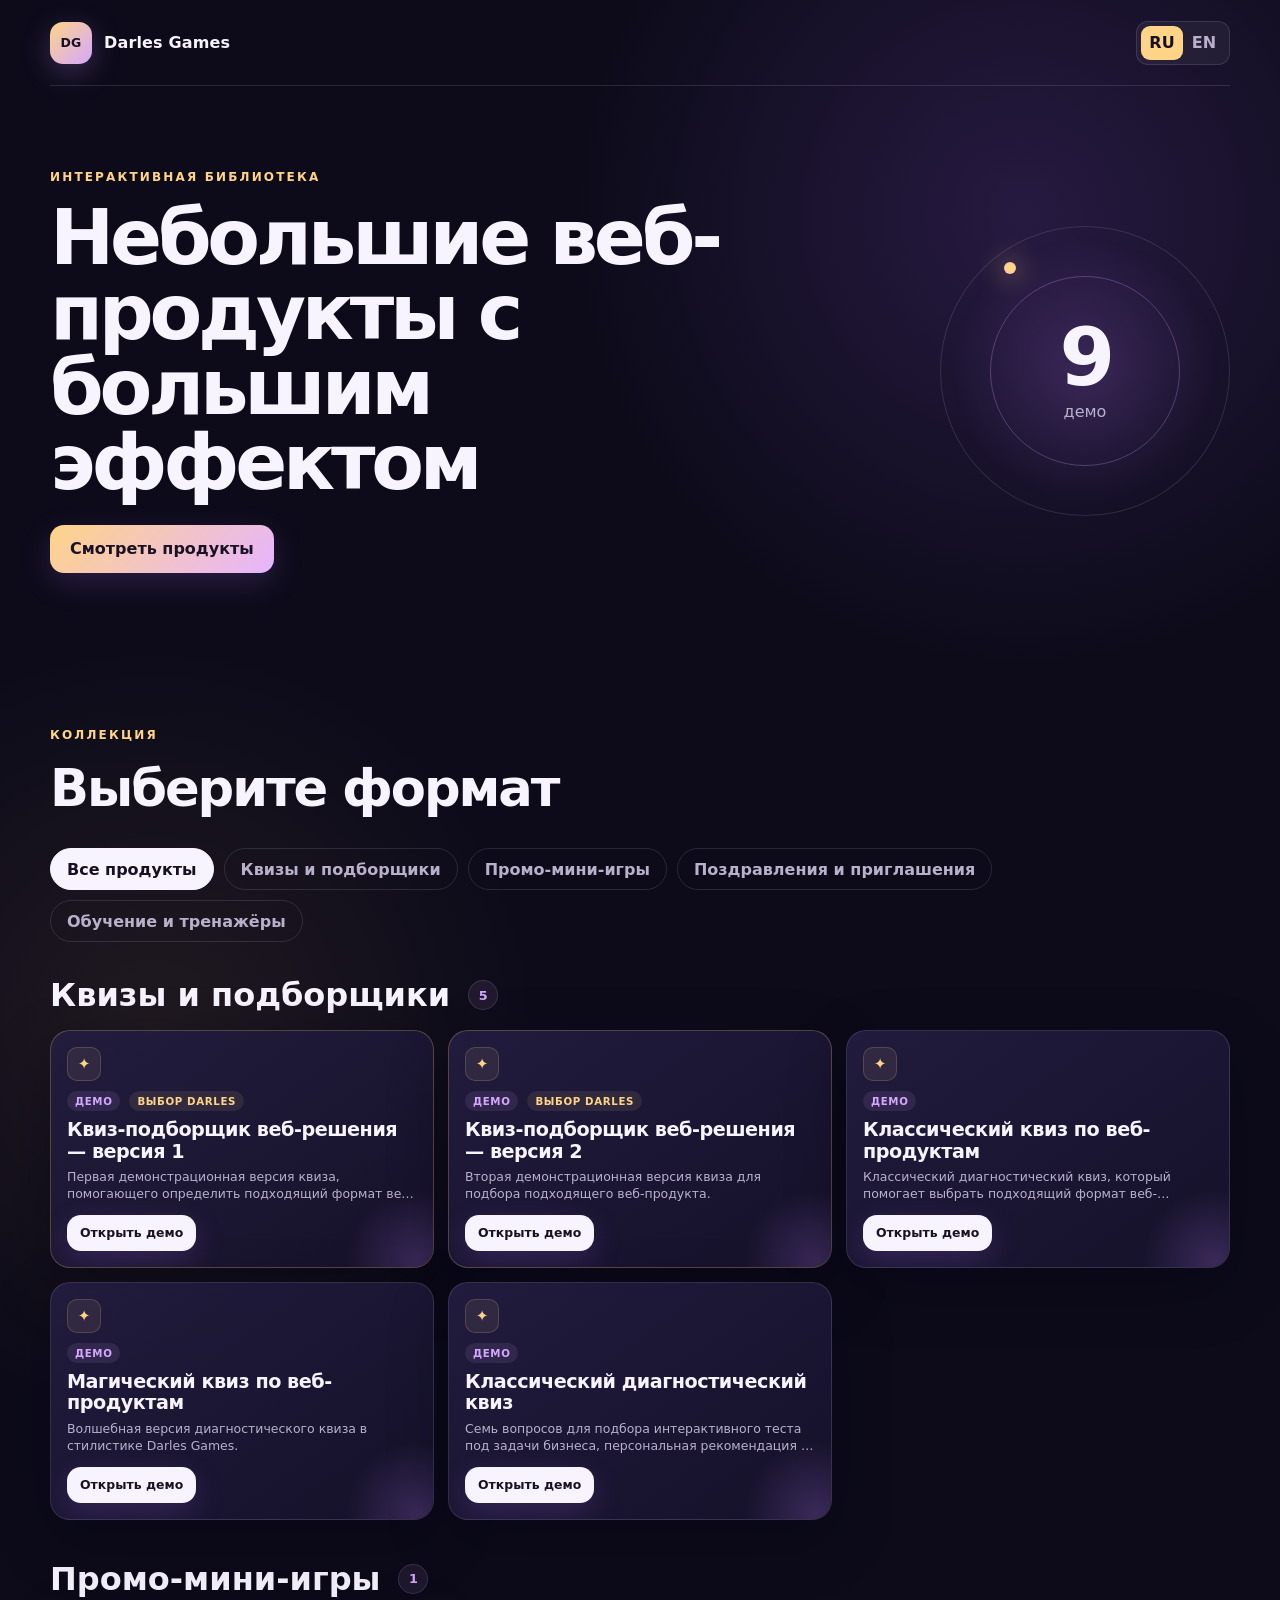
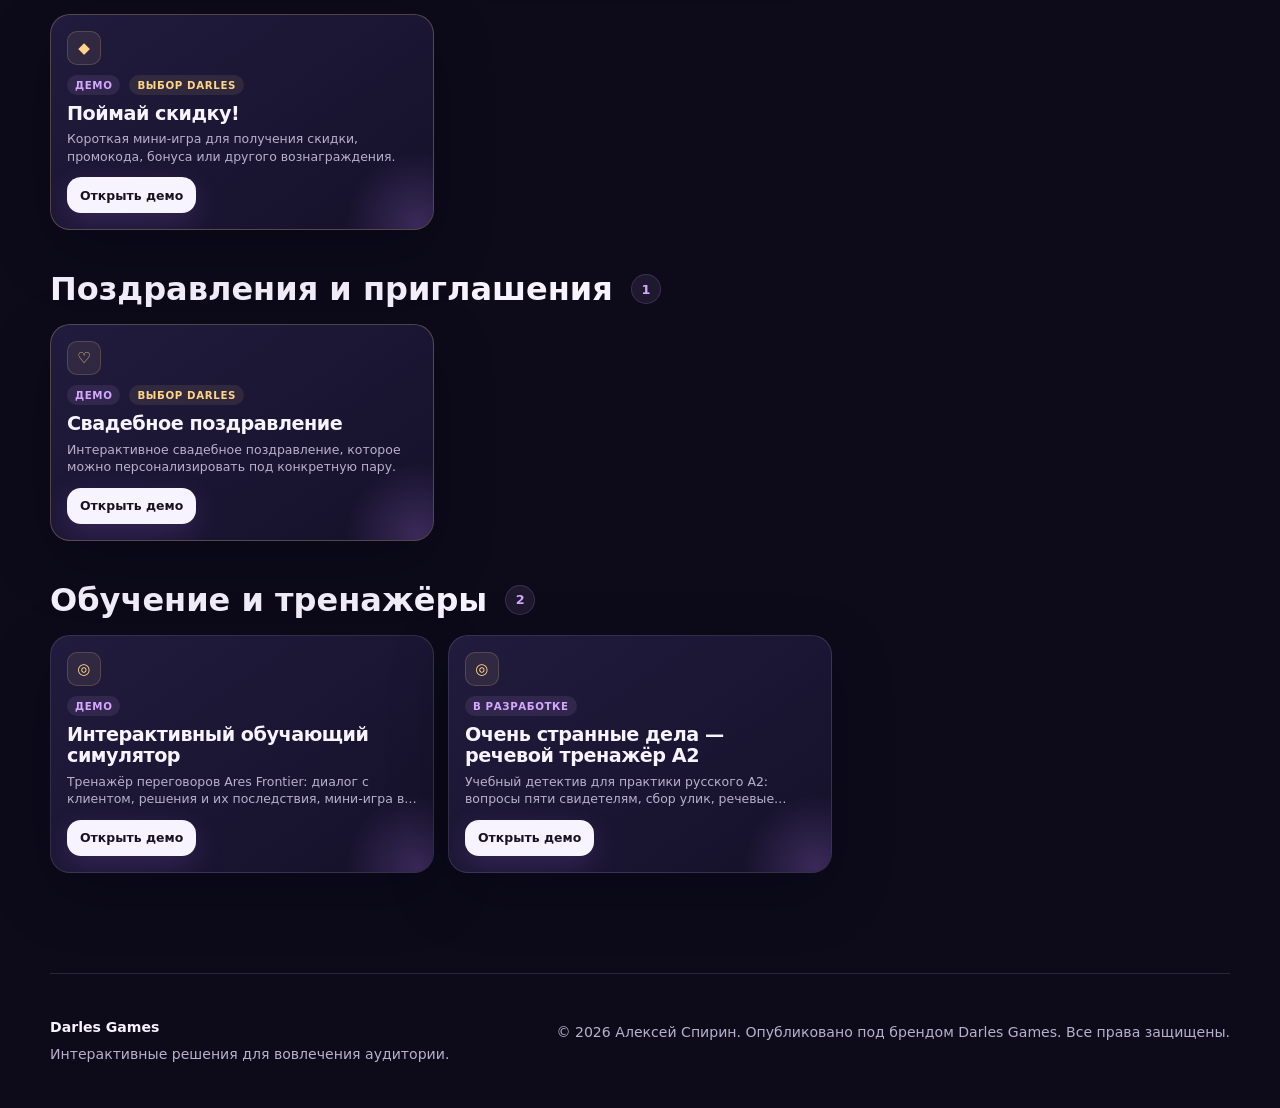
<file: index.html>
<!doctype html>
<html lang="ru">
<head>
  <meta charset="utf-8">
  <meta name="viewport" content="width=device-width, initial-scale=1">
  <meta name="description" content="Библиотека интерактивных HTML5-демо Darles Games: квизы, промо-игры и поздравления.">
  <meta name="theme-color" content="#17142d">
  <title>Интерактивные веб-продукты — Darles Games</title>
  <link rel="icon" href="data:,">
  <link rel="stylesheet" href="./catalog/catalog.css">
  <script src="./catalog/catalog.js" defer></script>
</head>
<body>
  <a class="skip-link" href="#catalog" data-i18n="skip">Перейти к каталогу</a>

  <header class="site-header">
    <a class="brand" href="https://darlesgames.github.io/" aria-label="Darles Games">
      <span class="brand-mark" aria-hidden="true">DG</span>
      <span>Darles Games</span>
    </a>
    <div class="language-switcher" role="group" aria-label="Язык" data-i18n-aria="languageLabel">
      <button type="button" data-language="ru" aria-pressed="true">RU</button>
      <button type="button" data-language="en" aria-pressed="false">EN</button>
    </div>
  </header>

  <main>
    <section class="hero" aria-labelledby="hero-title">
      <div class="hero-copy">
        <p class="eyebrow" data-i18n="heroEyebrow">Интерактивная библиотека</p>
        <h1 id="hero-title" data-i18n="heroTitle">Небольшие веб-продукты с большим эффектом</h1>
        <a class="primary-link" href="#catalog" data-i18n="viewProducts">Смотреть продукты</a>
      </div>
      <div class="hero-orbit" aria-hidden="true">
        <span class="orbit-core">9</span>
        <span class="orbit-label" data-i18n="demoCount">демо</span>
      </div>
    </section>

    <section class="catalog" id="catalog" aria-labelledby="catalog-title">
      <div class="section-heading">
        <div>
          <p class="eyebrow" data-i18n="collection">Коллекция</p>
          <h2 id="catalog-title" data-i18n="chooseFormat">Выберите формат</h2>
        </div>
      </div>

      <div class="category-filters" id="category-filters" role="group" aria-label="Фильтр продуктов" data-i18n-aria="filterLabel"></div>

      <div id="catalog-content" aria-live="polite">
        <p class="loading" data-i18n="loading">Загружаем продукты…</p>
      </div>
      <noscript>
        <p class="catalog-message">JavaScript is required to load the product catalog.</p>
      </noscript>
    </section>
  </main>

  <footer class="site-footer">
    <div>
      <strong>Darles Games</strong>
      <p data-i18n="footerTagline">Интерактивные решения для вовлечения аудитории.</p>
    </div>
    <p class="copyright" data-i18n="copyright">
      © 2026 Alexey Spirin. Published under the Darles Games brand. All rights reserved.
    </p>
  </footer>
</body>
</html>
</file>
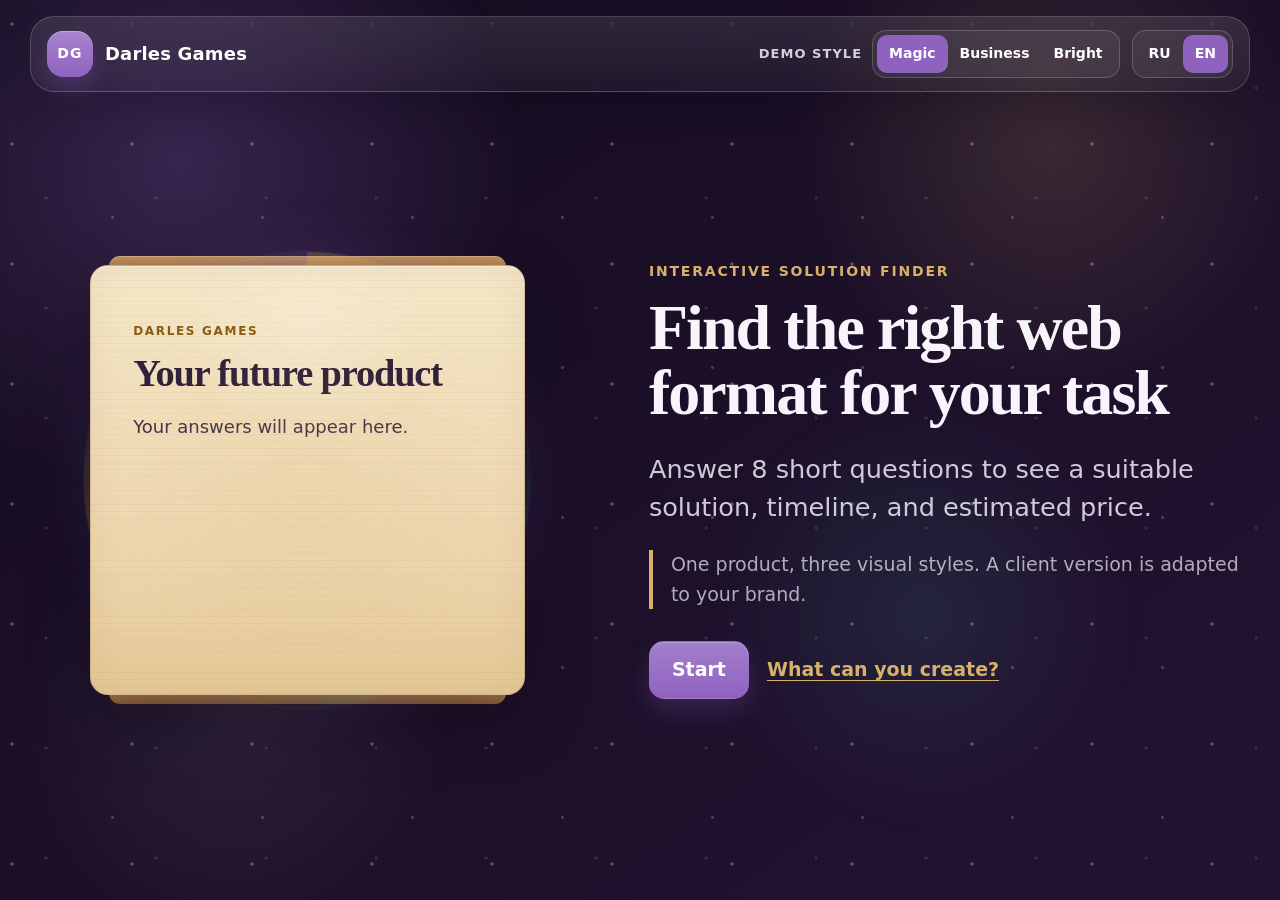
<file: 00_interactive-web-solution-quiz-v1.0/index.html>
<!doctype html>
<html lang="ru">
<head>
  <meta charset="utf-8">
  <meta name="viewport" content="width=device-width, initial-scale=1">
  <title>Квиз-подборщик веб-решения — Darles Games</title>
  <script>
    const target = new URL("./interactive-web-solution-quiz-v2/", location.href);
    target.search = location.search;
    location.replace(target);
  </script>
</head>
<body>
  <p>
    Открываем демо…
    <a href="./interactive-web-solution-quiz-v2/">Перейти к квизу / Open the quiz</a>
  </p>
</body>
</html>
</file>
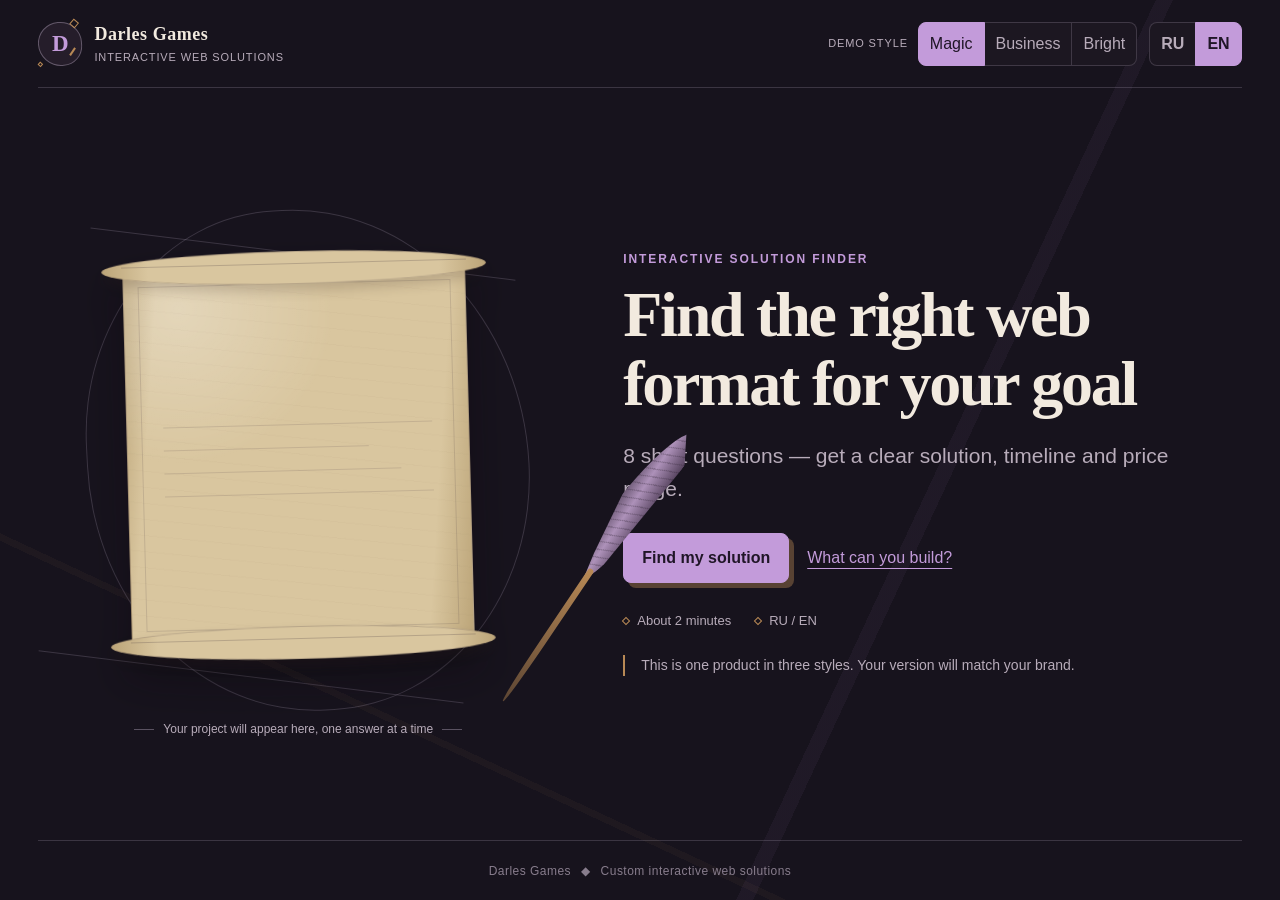
<file: 01_interactive-web-solution-quiz-v2.0/index.html>
<!DOCTYPE html>
<html lang="ru" data-theme="magic">
  <head>
    <meta charset="utf-8">
    <meta name="viewport" content="width=device-width, initial-scale=1, viewport-fit=cover">
    <meta name="theme-color" content="#17131d">
    <meta name="description" content="Интерактивный подборщик веб-решения Darles Games: формат, срок и предварительная стоимость.">
    <meta property="og:title" content="Подбор веб-решения — Darles Games">
    <meta property="og:description" content="Ответьте на 8 коротких вопросов и получите подходящий формат, срок и цену.">
    <meta property="og:type" content="website">
    <title>Подбор веб-решения — Darles Games</title>
    <link rel="stylesheet" href="styles.css">
    <script src="config.js" defer></script>
    <script src="app.js" defer></script>
  </head>
  <body>
    <a class="skip-link" href="#app">К содержанию</a>

    <div class="app-shell">
      <header class="site-header">
        <button class="brand" id="brand-home" type="button" aria-label="Darles Games — на стартовый экран">
          <span class="brand-mark" aria-hidden="true">
            <span class="brand-mark__d">D</span>
            <span class="brand-mark__spark"></span>
          </span>
          <span class="brand-copy">
            <strong>Darles Games</strong>
            <small id="brand-subtitle">Interactive web solutions</small>
          </span>
        </button>

        <div class="header-controls">
          <fieldset class="theme-picker" id="theme-picker">
            <legend id="theme-legend">Стиль демо</legend>
            <button type="button" data-theme-choice="magic">Magic</button>
            <button type="button" data-theme-choice="business">Деловой</button>
            <button type="button" data-theme-choice="bright">Яркий</button>
          </fieldset>

          <div class="language-picker" id="language-picker" role="group" aria-label="Язык">
            <button type="button" data-language="ru">RU</button>
            <button type="button" data-language="en">EN</button>
          </div>
        </div>
      </header>

      <main id="app" tabindex="-1" aria-live="polite"></main>

      <footer class="site-footer">
        <span>Darles Games</span>
        <span aria-hidden="true">◆</span>
        <span id="footer-copy">Индивидуальные интерактивные веб-решения</span>
      </footer>
    </div>

    <dialog class="examples-dialog" id="examples-dialog" aria-labelledby="examples-title">
      <div class="dialog-head">
        <div>
          <p class="eyebrow" id="examples-eyebrow">Что можно создать</p>
          <h2 id="examples-title">Пять понятных форматов</h2>
        </div>
        <button class="icon-button" id="examples-close" type="button" aria-label="Закрыть">×</button>
      </div>
      <div class="examples-grid" id="examples-grid"></div>
      <button class="primary-button dialog-start" id="examples-start" type="button">Начать подбор</button>
    </dialog>

    <div class="toast" id="toast" role="status" aria-live="polite"></div>
  </body>
</html>
</file>
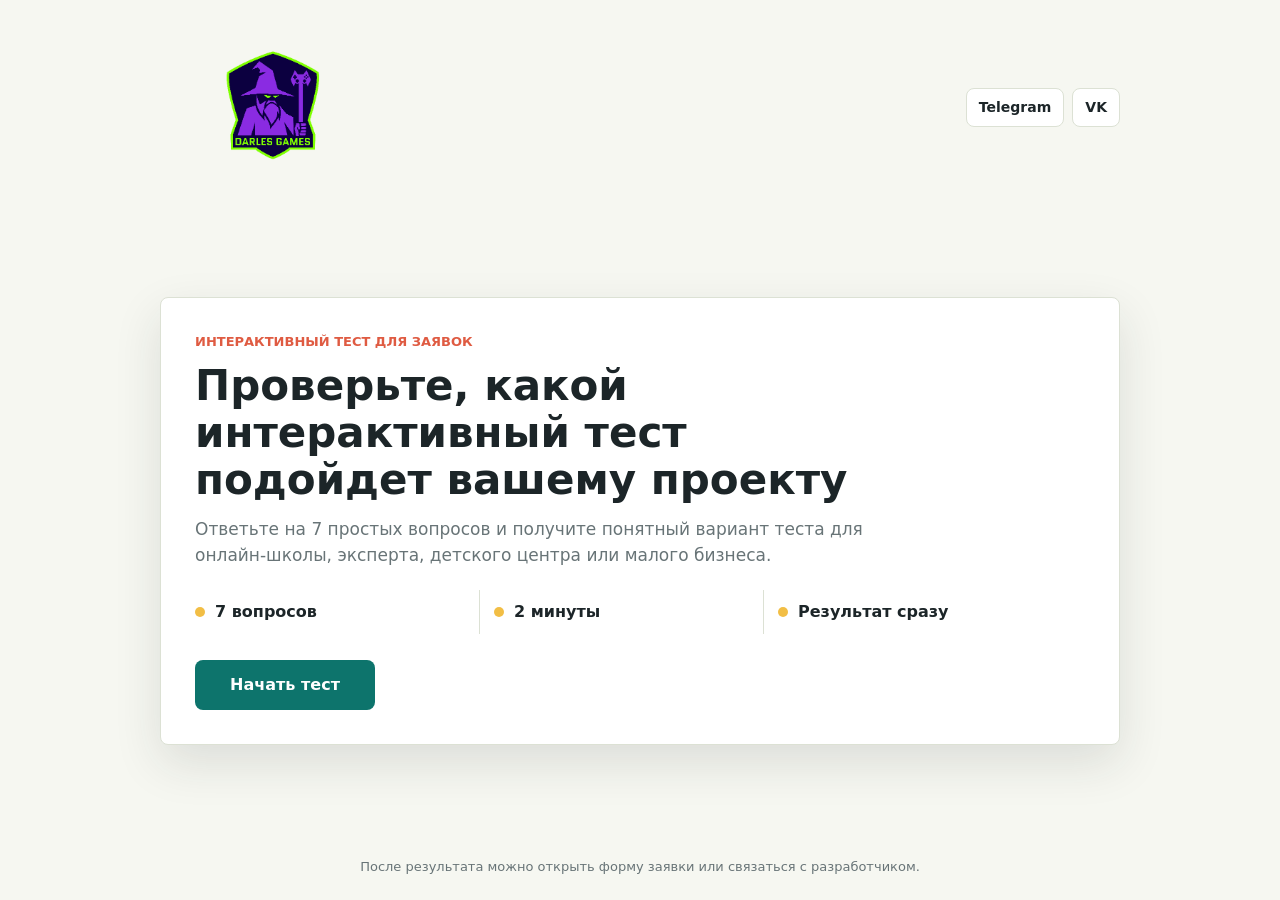
<file: 02_standart_quiz__diagnostic/index.html>
<!doctype html>
<html lang="ru">
  <head>
    <meta charset="UTF-8" />
    <meta name="viewport" content="width=device-width, initial-scale=1.0" />
    <meta
      name="description"
      content="HTML5-квиз для диагностики и заявки через Google Форму."
    />
    <title>Квиз-диагностика</title>
    <link rel="icon" href="data:," />
    <link rel="stylesheet" href="./src/css/reset.css" />
    <link rel="stylesheet" href="./src/css/style.css" />
    <link rel="stylesheet" href="./src/css/responsive.css" />
  </head>
  <body>
    <div class="page">
      <header class="topbar" aria-label="Шапка продукта">
        <a
          class="brand brand--logo"
          href="https://vk.ru/darlesgames"
          target="_blank"
          rel="noopener noreferrer"
          aria-label="Darles Games во ВКонтакте"
        >
          <img class="brand-logo" src="./public/assets/images/DG_logo.png" alt="Darles Games" />
        </a>

        <nav class="developer-contacts" aria-label="Контакты разработчика">
          <a
            class="contact-button"
            href="https://t.me/ProgrammerLeks"
            target="_blank"
            rel="noopener noreferrer"
          >
            Telegram
          </a>
          <a
            class="contact-button"
            href="https://vk.ru/im/convo/-224400042?entrypoint=community_page&amp;tab=all"
            target="_blank"
            rel="noopener noreferrer"
          >
            VK
          </a>
        </nav>
      </header>

      <main id="app" class="app" aria-live="polite"></main>

      <footer class="footer">
        После результата можно открыть форму заявки или связаться с разработчиком.
      </footer>
    </div>

    <script type="module" src="./src/main.js"></script>
  </body>
</html>
</file>
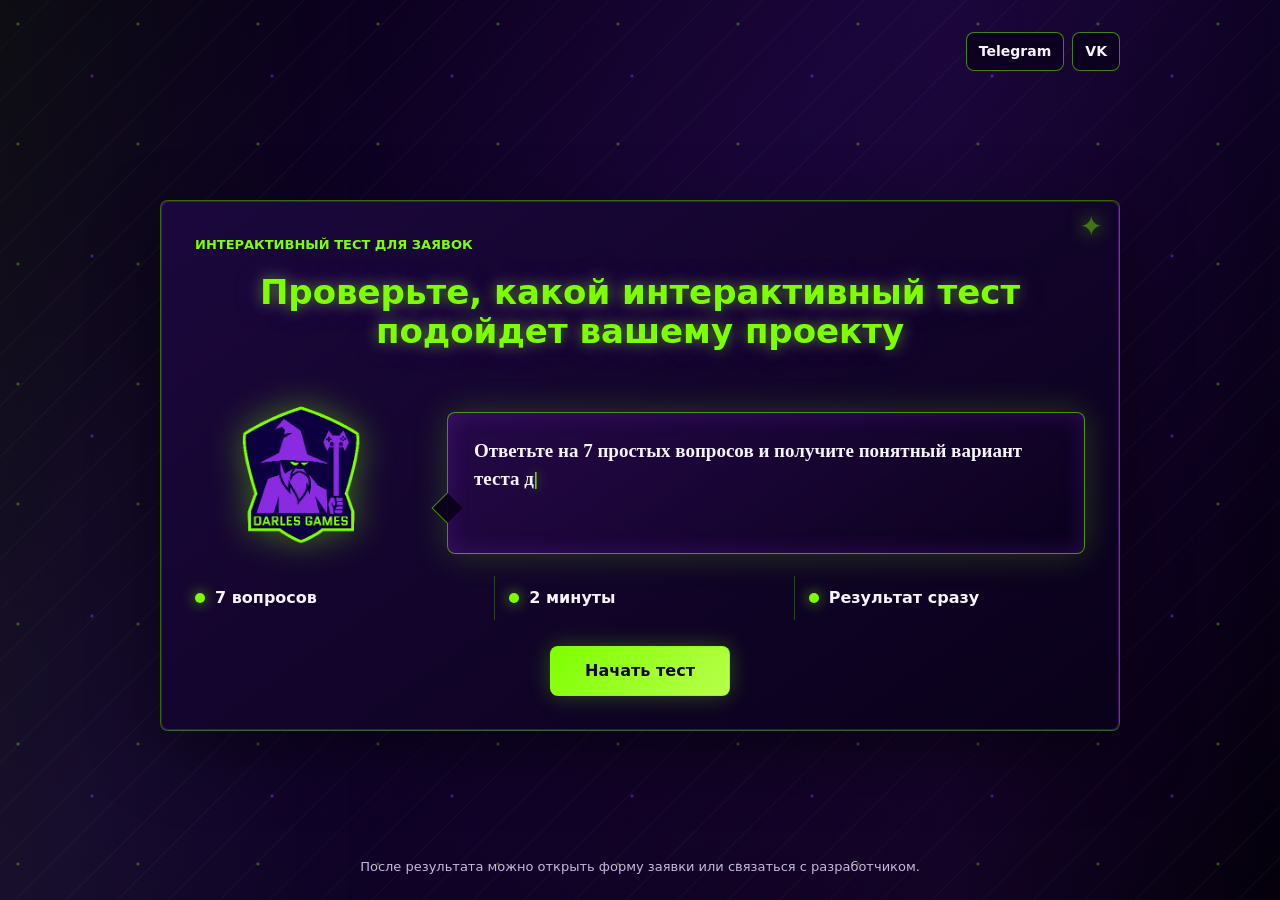
<file: 03_magic_quiz_diagnostic/index.html>
<!doctype html>
<html lang="ru">
  <head>
    <meta charset="UTF-8" />
    <meta name="viewport" content="width=device-width, initial-scale=1.0" />
    <meta
      name="description"
      content="HTML5-квиз для диагностики и заявки через Google Форму."
    />
    <title>Квиз-диагностика</title>
    <link rel="icon" href="data:," />
    <link rel="stylesheet" href="./src/css/reset.css" />
    <link rel="stylesheet" href="./src/css/style.css" />
    <link rel="stylesheet" href="./src/css/responsive.css" />
  </head>
  <body>
    <div class="page">
      <header class="topbar" aria-label="Шапка продукта">
        <nav class="developer-contacts" aria-label="Контакты разработчика">
          <a
            class="contact-button"
            href="https://t.me/ProgrammerLeks"
            target="_blank"
            rel="noopener noreferrer"
          >
            Telegram
          </a>
          <a
            class="contact-button"
            href="https://vk.ru/im/convo/-224400042?entrypoint=community_page&amp;tab=all"
            target="_blank"
            rel="noopener noreferrer"
          >
            VK
          </a>
        </nav>
      </header>

      <main id="app" class="app" aria-live="polite"></main>

      <footer class="footer">
        После результата можно открыть форму заявки или связаться с разработчиком.
      </footer>
    </div>

    <script type="module" src="./src/main.js"></script>
  </body>
</html>
</file>
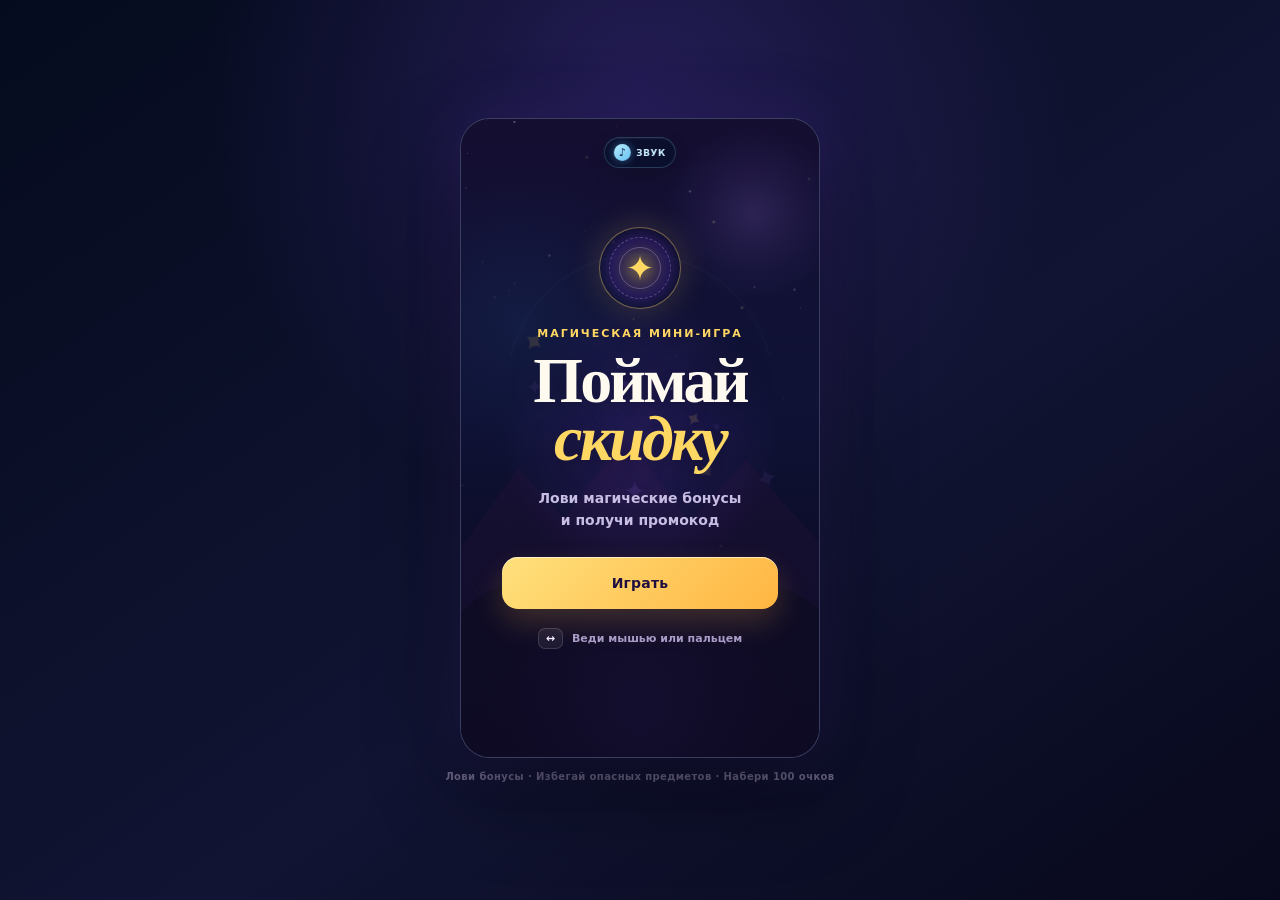
<file: 04_catch_discount/index.html>
<!doctype html>
<html lang="ru">
  <head>
    <meta charset="UTF-8">
    <meta name="viewport" content="width=device-width, initial-scale=1, viewport-fit=cover">
    <meta id="themeColorMeta" name="theme-color" content="#130d2b">
    <meta id="descriptionMeta" name="description" content="Поймай магические бонусы и получи промокод.">
    <title>Поймай скидку</title>
    <link rel="stylesheet" href="style.css">
  </head>
  <body>
    <main class="game-shell" id="gameShell" aria-label="Мини-игра «Поймай скидку»">
      <div class="game-frame" id="gameFrame">
        <canvas id="gameCanvas" width="360" height="640" aria-label="Игровое поле"></canvas>

        <button class="sound-button" id="soundButton" type="button" aria-label="Выключить звук" aria-pressed="true">
          <span class="sound-button__icon" id="soundIcon" aria-hidden="true">♪</span>
          <span class="sound-button__label" id="soundLabel">Звук</span>
        </button>

        <section class="hud is-hidden" id="hud" aria-label="Статистика игры">
          <div class="hud__row">
            <div class="hud__item">
              <span class="hud__label" id="scoreLabel">Очки</span>
              <strong class="hud__value" id="scoreValue">0 / 100</strong>
            </div>
            <div class="hud__item hud__item--lives">
              <span class="hud__label" id="livesLabel">Попытки</span>
              <strong class="hud__hearts" id="livesValue" aria-label="Осталось 3 попытки">♥ ♥ ♥</strong>
            </div>
          </div>
          <div class="progress" aria-label="Прогресс до скидки">
            <div class="progress__head">
              <span id="progressLabel">Магия скидки</span>
              <strong id="progressValue">0%</strong>
            </div>
            <div class="progress__track">
              <div class="progress__fill" id="progressFill"></div>
            </div>
          </div>
        </section>

        <section class="screen screen--start is-active" id="startScreen" aria-labelledby="gameTitle">
          <div class="screen__content">
            <div class="magic-emblem" aria-hidden="true">
              <span class="magic-emblem__star">✦</span>
            </div>
            <p class="eyebrow" id="startEyebrow">Магическая мини-игра</p>
            <h1 id="gameTitle"><span id="startTitleLine1">Поймай</span><br><span id="startTitleLine2">скидку</span></h1>
            <p class="screen__text" id="startDescription">Лови магические бонусы<br>и получи промокод</p>
            <button class="button button--primary" id="playButton" type="button">Играть</button>
            <p class="controls-hint">
              <span class="controls-hint__keys" aria-hidden="true">↔</span>
              <span id="controlsHintText">Веди мышью или пальцем</span>
            </p>
          </div>
        </section>

        <section class="screen screen--result" id="winScreen" aria-labelledby="winTitle">
          <div class="screen__content">
            <div class="result-icon result-icon--win" aria-hidden="true">★</div>
            <p class="eyebrow" id="winEyebrow">Победа</p>
            <h2 id="winTitle"><span id="winTitleLine1">Скидка</span><br><span id="winTitleLine2">поймана!</span></h2>
            <p class="screen__text" id="winDescription">Твой магический промокод</p>
            <div class="promo-code" aria-label="Промокод MAGIC10">
              <span id="promoCodeValue">MAGIC10</span>
            </div>
            <button class="button button--primary" id="copyButton" type="button">Скопировать промокод</button>
            <button class="button button--secondary" id="playAgainButton" type="button">Играть снова</button>
            <p class="copy-status" id="copyStatus" role="status" aria-live="polite"></p>
          </div>
        </section>

        <section class="screen screen--result" id="loseScreen" aria-labelledby="loseTitle">
          <div class="screen__content">
            <div class="result-icon result-icon--lose" aria-hidden="true">☾</div>
            <p class="eyebrow" id="loseEyebrow">Попытки закончились</p>
            <h2 id="loseTitle"><span id="loseTitleLine1">Скидка</span><br><span id="loseTitleLine2">ускользнула</span></h2>
            <p class="screen__text" id="loseDescription">Не сдавайся — магия любит настойчивых</p>
            <button class="button button--primary" id="retryButton" type="button">Попробовать снова</button>
          </div>
        </section>

      </div>

      <p class="page-note" id="pageNote">Лови бонусы · Избегай проклятых предметов · Набери 100 очков</p>
    </main>

    <script src="main.js"></script>
  </body>
</html>
</file>
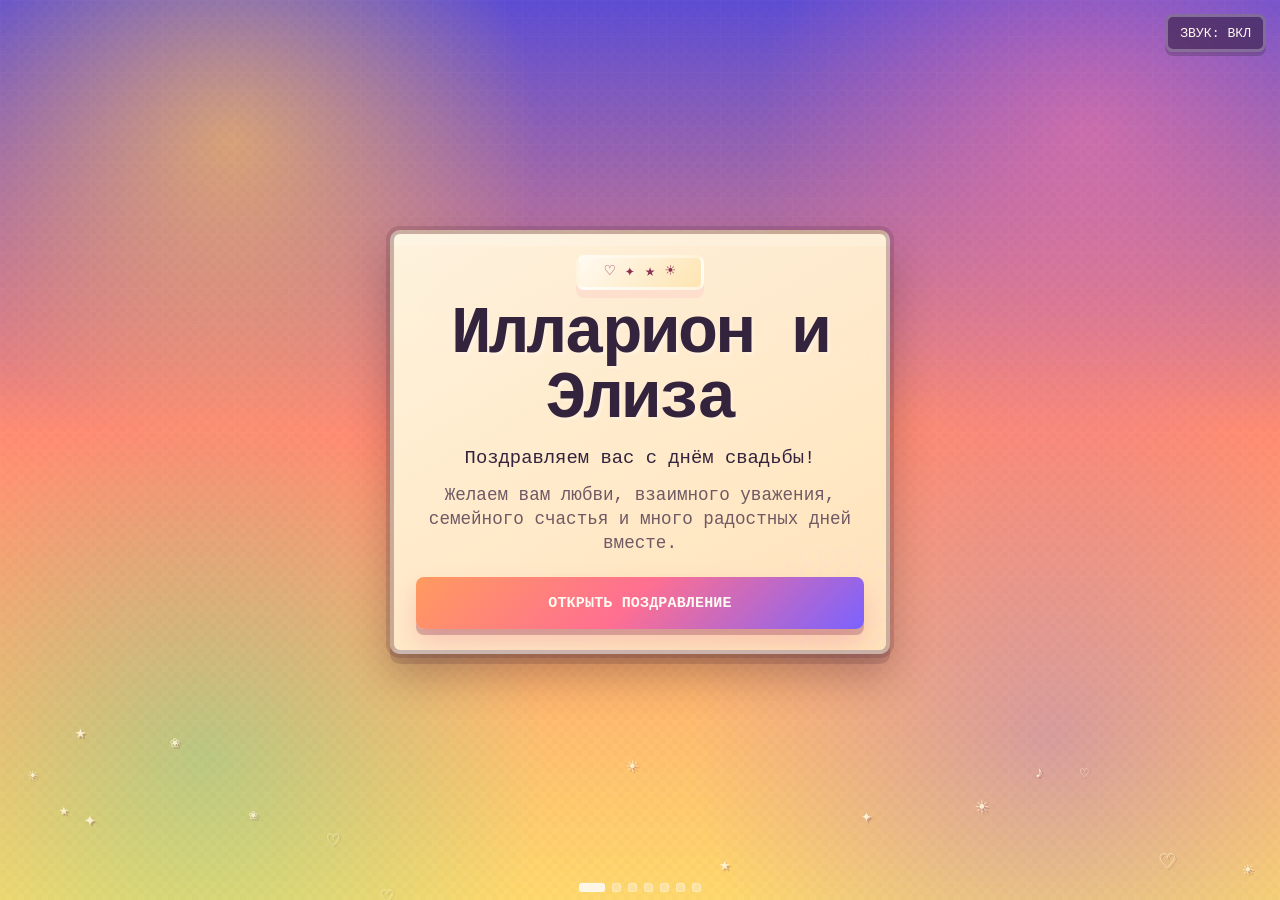
<file: 05_creeting_cards/index.html>
<!doctype html>
<html lang="ru">
<head>
  <meta charset="utf-8" />
  <meta name="viewport" content="width=device-width, initial-scale=1, viewport-fit=cover" />
  <title>Илларион и Элиза</title>
  <meta name="description" content="Свадебное поздравление для Иллариона и Элизы" />
  <link rel="stylesheet" href="style.css" />
</head>
<body>
  <main class="app" aria-live="polite">
    <div class="grain"></div>
    <div class="floaters" aria-hidden="true"></div>

    <button class="sound-toggle" type="button" aria-label="Включить или выключить звук">звук: вкл</button>

    <section class="screen is-active" data-screen="0">
      <div class="card intro-card colorful-card">
        <div class="icon-rain" aria-hidden="true">♡ ✦ ★ ☀</div>
        <h1>Илларион и Элиза</h1>
        <p class="lead">
          Поздравляем вас с днём свадьбы!
        </p>
        <p class="soft-text">
          Желаем вам любви, взаимного уважения, семейного счастья и много радостных дней вместе.
        </p>
        <button class="primary-btn" type="button" data-next>Открыть поздравление</button>
      </div>
    </section>

    <section class="screen" data-screen="1">
      <div class="card guitar-card colorful-card">
        <div class="icon-rain" aria-hidden="true">♪ ♡ ✦ ★</div>
        <p class="hint">Нажмите на все струны, чтобы открыть пожелания.</p>

        <div class="guitar" role="group" aria-label="Шесть струн с пожеланиями">
          <button class="string" type="button" data-wish="Крепкой любви и взаимного уважения." data-note="196"><span></span></button>
          <button class="string" type="button" data-wish="Доверия, терпения и понимания." data-note="247"><span></span></button>
          <button class="string" type="button" data-wish="Уюта, тепла и достатка в доме." data-note="294"><span></span></button>
          <button class="string" type="button" data-wish="Поддержки друг друга в любой ситуации." data-note="330"><span></span></button>
          <button class="string" type="button" data-wish="Общих целей и счастливых событий." data-note="392"><span></span></button>
          <button class="string" type="button" data-wish="Много радости, улыбок и добрых воспоминаний." data-note="494"><span></span></button>
        </div>

        <div class="wish-box">
          <p class="wish-placeholder">Пожелания появятся здесь.</p>
          <ul class="wish-list"></ul>
        </div>

        <button class="primary-btn is-hidden" type="button" data-next id="stringsNext">Дальше</button>
      </div>
    </section>

    <section class="screen" data-screen="2">
      <div class="card poem-card colorful-card">
        <div class="icon-rain" aria-hidden="true">❀ ♡ ✦ ☀</div>
        <div class="typewriter" id="poemText"></div>
        <button class="ghost-btn" type="button" id="skipPoem">Показать сразу</button>
        <button class="primary-btn is-hidden" type="button" data-next id="poemNext">Дальше</button>
      </div>
    </section>

    <section class="screen" data-screen="3">
      <div class="card split-card colorful-card">
        <div class="icon-rain small" aria-hidden="true">★ ♡</div>
        <div class="photo-wrap photo-groom">
          <img src="assets/groom_silhouette.png" alt="Силуэт жениха" />
        </div>
        <div>
          <h2>Илларион</h2>
          <p>
            Поздравляем тебя с этим важным днём!
          </p>
          <p>
            Желаем быть надёжной опорой для своей семьи, беречь любовь и всегда поддерживать Элизу.
          </p>
          <p>
            Пусть ваш дом будет наполнен теплом, спокойствием и радостью.
          </p>
        </div>
        <button class="primary-btn" type="button" data-next>Дальше</button>
      </div>
    </section>

    <section class="screen" data-screen="4">
      <div class="card split-card reverse colorful-card">
        <div class="icon-rain small" aria-hidden="true">✦ ❀</div>
        <div class="photo-wrap photo-bride">
          <img src="assets/bride_silhouette.png" alt="Силуэт невесты" />
        </div>
        <div>
          <h2>Элиза</h2>
          <p>
            Поздравляем тебя с днём свадьбы!
          </p>
          <p>
            Желаем любви, семейного счастья, душевного тепла и исполнения общих мечтаний.
          </p>
          <p>
            Пусть рядом всегда будет забота, понимание и поддержка Иллариона.
          </p>
        </div>
        <button class="primary-btn" type="button" data-next>Дальше</button>
      </div>
    </section>

    <section class="screen" data-screen="5">
      <div class="card tie-card colorful-card">
        <div class="icon-rain" aria-hidden="true">🎀 ✦ ♡</div>
        <p class="eyebrow">Свадебный тост</p>
        <p>
          За вашу новую семью! Желаем вам любить и уважать друг друга, вместе встречать радостные события и легко справляться с трудностями. Пусть ваш союз будет крепким и счастливым.
        </p>
        <button class="primary-btn" type="button" data-next>Дальше</button>
      </div>
    </section>

    <section class="screen" data-screen="6">
      <div class="card final-card colorful-card">
        <div class="icon-rain" aria-hidden="true">♡ ✦ ❀ ♪ ☀</div>
        <div class="photo-wrap photo-final">
          <img src="assets/couple_silhouette.png" alt="Силуэты жениха и невесты вместе" />
        </div>
        <p class="eyebrow">Илларион и Элиза</p>
        <h2>Счастья вашей семье!</h2>
        <p class="final-text">
          Пусть ваша совместная жизнь будет долгой, спокойной и счастливой. Берегите друг друга, чаще радуйтесь вместе и сохраняйте любовь на долгие годы.
        </p>
        <p class="signature">С днём свадьбы!</p>
        <div class="button-row">
          <button class="ghost-btn" type="button" id="restartBtn">Сначала</button>
          <button class="primary-btn" type="button" id="confettiBtn">Ещё немного радости</button>
        </div>
      </div>
    </section>

    <div class="progress" aria-hidden="true"></div>
  </main>
  <script src="script.js"></script>
</body>
</html>
</file>
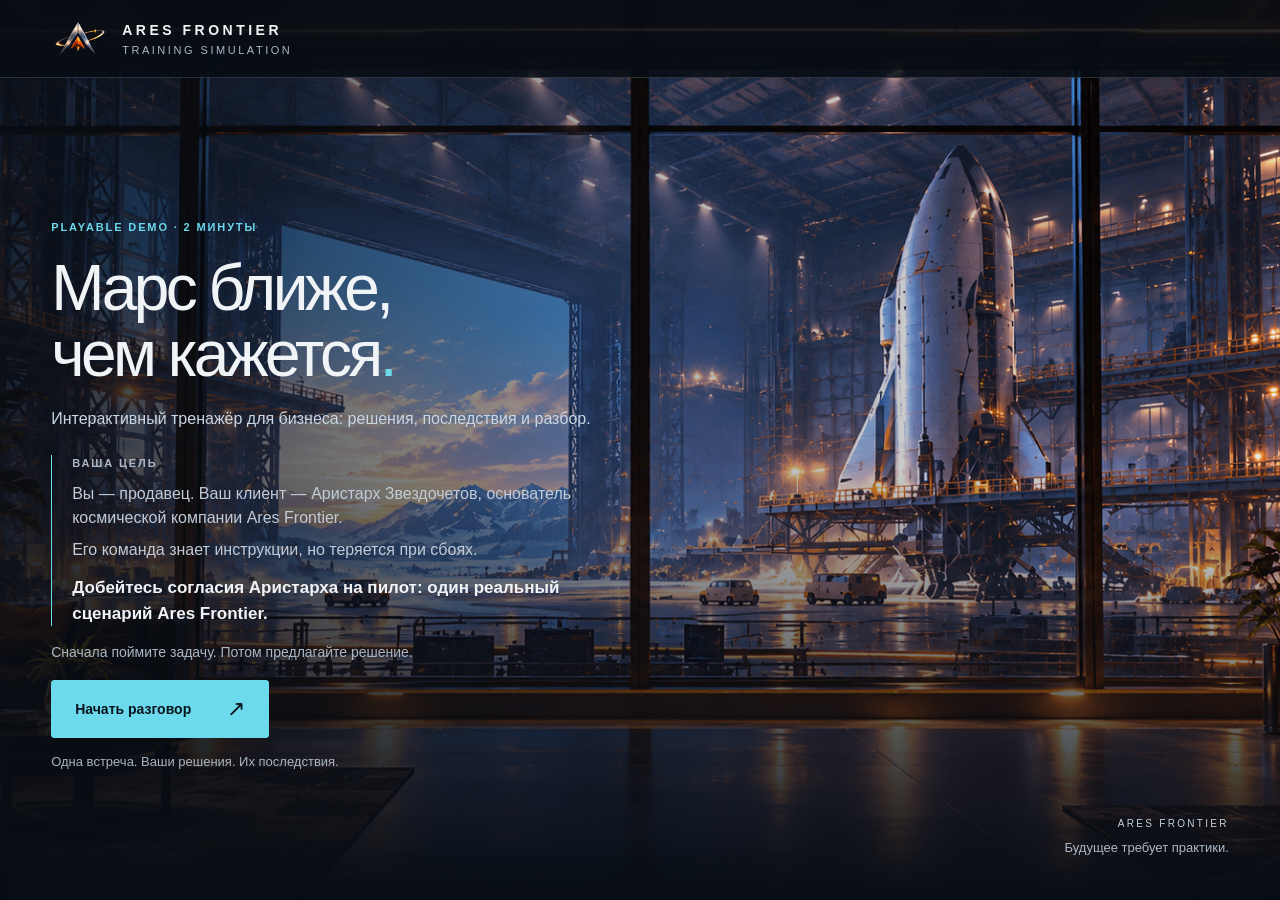
<file: 07_interactive_training_simulator/index.html>
<!doctype html>
<html lang="ru">
<head>
  <meta charset="utf-8">
  <meta name="viewport" content="width=device-width, initial-scale=1, viewport-fit=cover">
  <meta name="theme-color" content="#080d14">
  <meta name="description" content="Марс ближе, чем кажется. Две минуты в роли продавца: живые переговоры, решения и их последствия. Интерактивный тренажёр для бизнеса.">
  <title>Ares Frontier — Interactive Training Simulator</title>
  <link rel="icon" type="image/png" href="assets/B01_ares_logo_full.png">
  <link rel="preload" as="image" href="assets/E04_intro_background.png">
  <link rel="preload" as="image" href="assets/A01_aristarkh_skeptical.png">
  <link rel="stylesheet" href="css/styles.css">
  <script defer src="js/scenario.js"></script>
  <script defer src="js/state.js"></script>
  <script defer src="js/darts.js"></script>
  <script defer src="js/app.js"></script>
</head>
<body data-mode="intro">
  <div class="simulator">
    <header class="topbar">
      <div class="brand">
        <img src="assets/B01_ares_logo_full.png" width="54" height="36" alt="">
        <div class="brand-name">ARES FRONTIER<span>TRAINING SIMULATION</span></div>
      </div>
      <div class="score" id="score" role="status" aria-label="Счёт дротиков" hidden>
        <div class="score-client"><span>АРИСТАРХ</span><strong id="client-score">0</strong></div>
        <span class="score-divider" aria-hidden="true">:</span>
        <div class="score-player"><strong id="player-score">0</strong><span>ВЫ</span></div>
      </div>
    </header>
    <div class="world" aria-hidden="true">
      <div class="room room-intro"></div>
      <div class="room room-main"></div>
      <div class="world-shade"></div>
      <div class="character-frame" id="character-frame">
        <img class="character" id="character-a" alt="" src="assets/A01_aristarkh_skeptical.png">
        <img class="character" id="character-b" alt="">
      </div>
    </div>
    <main id="view" tabindex="-1"></main>
    <div class="sr-only" id="announcer" role="status" aria-live="polite" aria-atomic="true"></div>
  </div>
  <noscript><p class="no-script">Для переговоров и бросков включите JavaScript в браузере.</p></noscript>
</body>
</html>
</file>
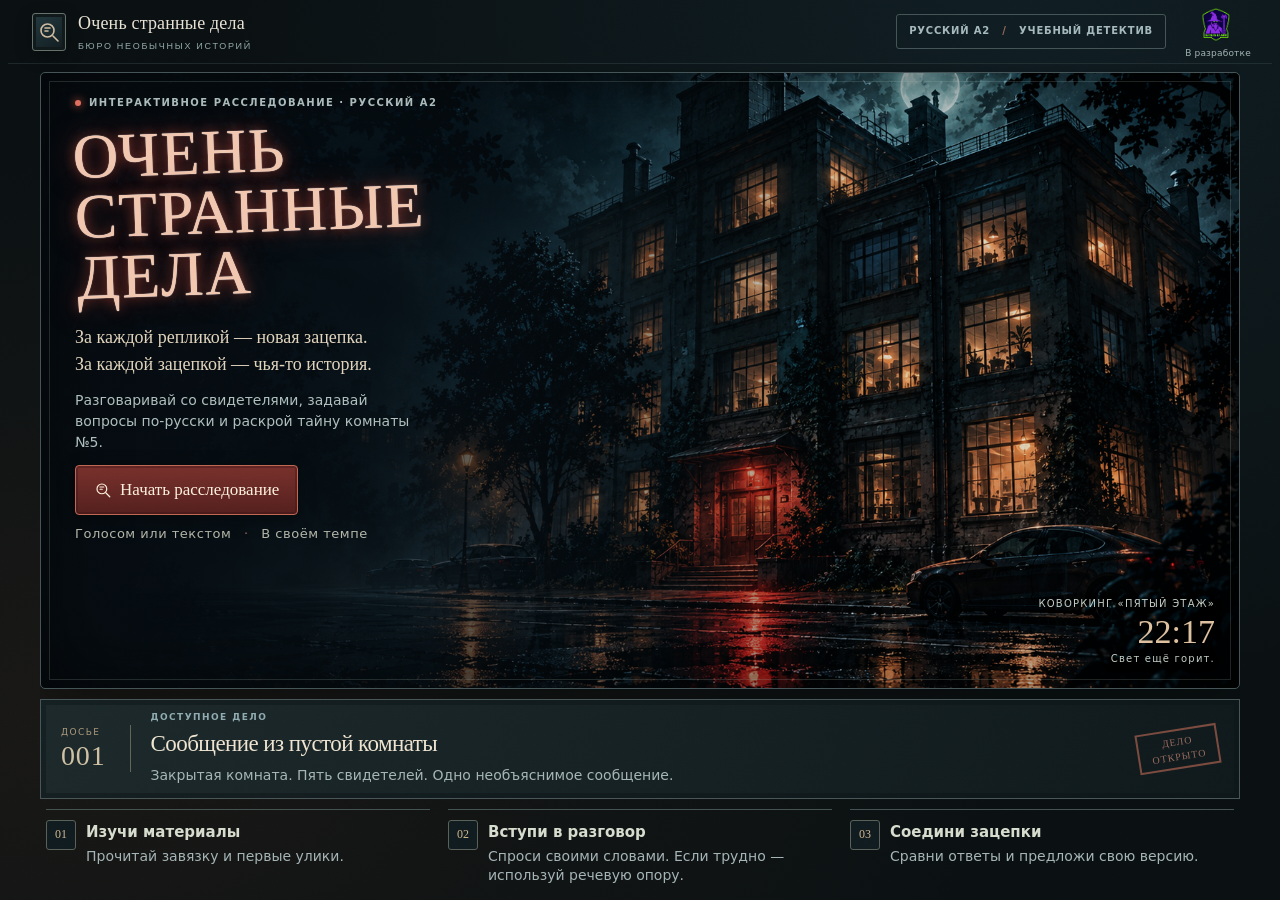
<file: 08_Speech Trainer - Stranger Things/index.html>
<!doctype html>
<html lang="ru">
<head>
  <meta charset="utf-8">
  <meta name="viewport" content="width=device-width, initial-scale=1">
  <meta name="description" content="Очень странные дела — детектив для практики русского языка A2. Дело №001: Сообщение из пустой комнаты.">
  <title>Очень странные дела · Детектив A2</title>
  <meta name="theme-color" content="#0c1214">
  <link rel="icon" type="image/svg+xml" href="./assets/favicon.svg">
  <link rel="stylesheet" href="./styles/main.css">
  <link rel="stylesheet" href="./styles/investigation.css">
  <link rel="stylesheet" href="./styles/detective.css">
  <script type="module" src="./src/app.js"></script>
</head>
<body>
  <header class="site-header"><a class="brand" href="./"><span class="brand-mark" aria-hidden="true"><svg class="ui-icon"><use href="./assets/ui-icons.svg#search"></use></svg></span><span>Очень странные дела<small>Бюро необычных историй</small></span></a><div class="header-tools"><span class="level">Русский A2 <span aria-hidden="true">/</span> Учебный детектив</span><div class="studio-corner"><a class="studio-link" href="https://darlesgames.github.io/" target="_blank" rel="noopener noreferrer" aria-label="Darles Games — открыть сайт в новой вкладке"><img src="./assets/darles_logo.png" width="68" height="54" alt="Darles Games"></a><small class="development-note">В разработке</small></div></div></header>
  <main id="app"><p role="status">Открываем материалы дела…</p></main>
  <footer class="site-footer"><span>Спрашивай. Сравнивай. Делай выводы.</span><span class="studio-sign">Учебный детектив · Русский A2</span></footer>
  <div id="announcement" class="sr-only" aria-live="polite" aria-atomic="true"></div>
  <noscript>Для расследования включи JavaScript.</noscript>
</body>
</html>
</file>
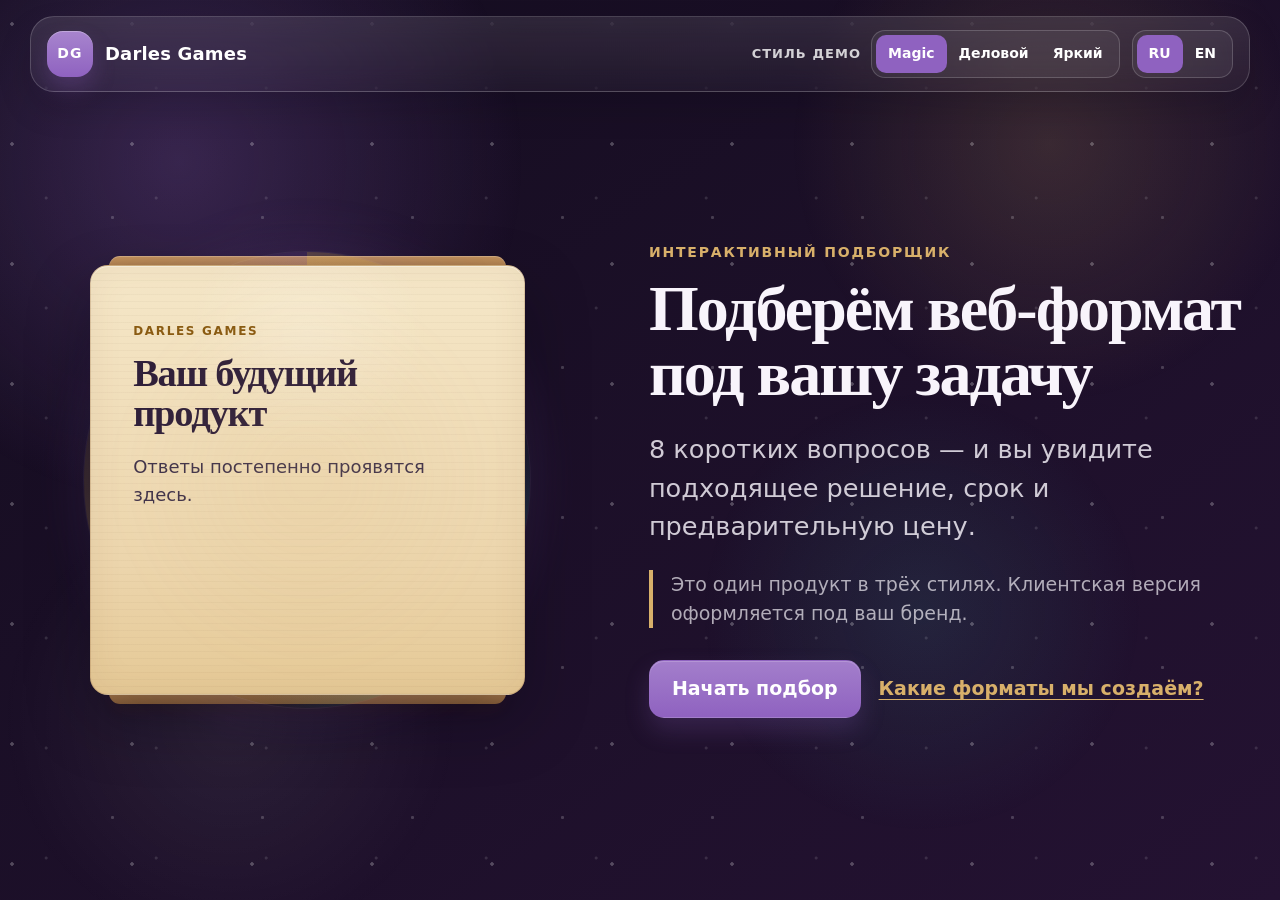
<file: 00_interactive-web-solution-quiz-v1.0/interactive-web-solution-quiz-v2/index.html>
<!doctype html>
<html lang="ru">
<head>
  <meta charset="utf-8">
  <meta name="viewport" content="width=device-width, initial-scale=1, viewport-fit=cover">
  <meta name="theme-color" content="#24192d">
  <meta name="description" content="Интерактивный подборщик веб-решения Darles Games: формат, срок и предварительная цена.">
  <title>Darles Games — подбор веб-решения</title>
  <link rel="stylesheet" href="styles.css">
</head>
<body data-theme="magic">
  <div class="app-shell">
    <header class="topbar">
      <a class="brand" href="#" aria-label="Darles Games">
        <span class="brand-mark" aria-hidden="true">DG</span>
        <span class="brand-name">Darles Games</span>
      </a>

      <div class="topbar-controls">
        <div class="control-group theme-control" aria-label="Стиль демо">
          <span class="control-label" data-i18n="themeLabel">Стиль демо</span>
          <div class="segmented" role="group">
            <button type="button" data-theme-choice="magic" class="is-active">Magic</button>
            <button type="button" data-theme-choice="business" data-i18n="themeBusiness">Деловой</button>
            <button type="button" data-theme-choice="bright" data-i18n="themeBright">Яркий</button>
          </div>
        </div>
        <div class="segmented language-switch" role="group" aria-label="Language">
          <button type="button" data-language="ru" class="is-active">RU</button>
          <button type="button" data-language="en">EN</button>
        </div>
      </div>
    </header>

    <main id="app" class="app-main" aria-live="polite"></main>
  </div>

  <dialog id="examplesDialog" class="examples-dialog">
    <div class="dialog-head">
      <div>
        <p class="eyebrow" data-i18n="examplesEyebrow">Форматы</p>
        <h2 data-i18n="examplesTitle">Что можно создать</h2>
      </div>
      <button id="closeExamples" class="icon-button" type="button" aria-label="Закрыть">×</button>
    </div>
    <div id="examplesList" class="examples-list"></div>
    <div class="dialog-actions">
      <button id="dialogStart" class="button primary" type="button" data-i18n="startButton">Начать подбор</button>
    </div>
  </dialog>

  <script src="config.js"></script>
  <script src="app.js"></script>
</body>
</html>
</file>
<file: catalog/catalog.css>
:root {
  color-scheme: dark;
  --bg: #0d0b1a;
  --surface: #17142d;
  --surface-strong: #211c3d;
  --text: #f7f3ff;
  --muted: #b9b1cc;
  --line: rgba(232, 222, 255, 0.13);
  --accent: #d5a7ff;
  --accent-strong: #a970ff;
  --gold: #ffd487;
  --radius-lg: 28px;
  --radius-md: 20px;
  --shadow: 0 20px 60px rgba(4, 2, 14, 0.32);
  font-family: Inter, ui-sans-serif, system-ui, -apple-system, BlinkMacSystemFont, "Segoe UI", sans-serif;
}

* {
  box-sizing: border-box;
}

html {
  scroll-behavior: smooth;
}

body {
  min-width: 320px;
  margin: 0;
  overflow-x: hidden;
  color: var(--text);
  background:
    radial-gradient(circle at 80% 8%, rgba(141, 85, 220, 0.2), transparent 28rem),
    radial-gradient(circle at 12% 38%, rgba(255, 188, 106, 0.08), transparent 24rem),
    var(--bg);
}

a {
  color: inherit;
}

.skip-link {
  position: fixed;
  z-index: 20;
  top: 12px;
  left: 12px;
  padding: 10px 14px;
  color: #171022;
  background: var(--gold);
  border-radius: 10px;
  transform: translateY(-160%);
}

.skip-link:focus {
  transform: translateY(0);
}

.site-header,
.hero,
.catalog,
.site-footer {
  width: min(1180px, calc(100% - 40px));
  margin-inline: auto;
}

.site-header {
  display: flex;
  align-items: center;
  justify-content: space-between;
  min-height: 86px;
  border-bottom: 1px solid var(--line);
}

.brand,
.primary-link,
.demo-link {
  text-decoration: none;
}

.brand {
  display: inline-flex;
  gap: 12px;
  align-items: center;
  font-weight: 760;
  letter-spacing: 0.01em;
}

.brand-mark {
  display: grid;
  width: 42px;
  aspect-ratio: 1;
  place-items: center;
  color: #171022;
  background: linear-gradient(135deg, var(--gold), var(--accent));
  border-radius: 13px;
  box-shadow: 0 8px 28px rgba(199, 141, 255, 0.25);
  font-size: 0.78rem;
}

.language-switcher {
  display: inline-flex;
  padding: 4px;
  background: rgba(255, 255, 255, 0.05);
  border: 1px solid var(--line);
  border-radius: 12px;
}

.language-switcher button,
.category-filters button {
  color: var(--muted);
  background: transparent;
  border: 0;
  cursor: pointer;
  font: inherit;
  font-weight: 750;
}

.language-switcher button {
  min-width: 42px;
  min-height: 34px;
  border-radius: 9px;
}

.language-switcher button[aria-pressed="true"] {
  color: #171022;
  background: var(--gold);
}

.hero {
  display: grid;
  grid-template-columns: minmax(0, 1fr) minmax(220px, 0.4fr);
  gap: 72px;
  align-items: center;
  min-height: 570px;
  padding-block: 80px;
}

.hero-copy,
.section-heading > div,
.product-card {
  min-width: 0;
}

.eyebrow {
  margin: 0 0 16px;
  color: var(--gold);
  font-size: 0.75rem;
  font-weight: 800;
  letter-spacing: 0.18em;
  text-transform: uppercase;
}

h1,
h2,
h3,
p {
  margin-top: 0;
}

h1 {
  max-width: 820px;
  margin-bottom: 24px;
  font-size: clamp(2.65rem, 6vw, 5.7rem);
  line-height: 0.98;
  letter-spacing: -0.055em;
  overflow-wrap: anywhere;
}

.primary-link,
.demo-link {
  display: inline-flex;
  align-items: center;
  justify-content: center;
  min-height: 48px;
  padding: 0 20px;
  color: #191124;
  background: linear-gradient(135deg, var(--gold), #e6b4ff);
  border-radius: 14px;
  font-weight: 800;
  box-shadow: 0 10px 30px rgba(178, 113, 255, 0.18);
  transition: transform 160ms ease, box-shadow 160ms ease;
}

.primary-link:hover,
.demo-link:hover {
  transform: translateY(-2px);
  box-shadow: 0 14px 34px rgba(178, 113, 255, 0.3);
}

.hero-orbit {
  position: relative;
  display: grid;
  width: min(25vw, 290px);
  min-width: 220px;
  aspect-ratio: 1;
  place-content: center;
  justify-self: end;
  text-align: center;
  background: radial-gradient(circle, rgba(188, 125, 255, 0.18), transparent 66%);
  border: 1px solid var(--line);
  border-radius: 50%;
}

.hero-orbit::before,
.hero-orbit::after {
  position: absolute;
  content: "";
  border: 1px solid rgba(213, 167, 255, 0.28);
  border-radius: 50%;
}

.hero-orbit::before {
  inset: 17%;
}

.hero-orbit::after {
  width: 10px;
  height: 10px;
  top: 12%;
  left: 22%;
  background: var(--gold);
  box-shadow: 0 0 26px var(--gold);
}

.orbit-core {
  font-size: 5rem;
  font-weight: 850;
  line-height: 0.9;
  letter-spacing: -0.06em;
}

.orbit-label {
  margin-top: 8px;
  color: var(--muted);
}

.catalog {
  padding-block: 72px 100px;
}

.section-heading {
  display: flex;
  gap: 30px;
  align-items: end;
  justify-content: space-between;
  margin-bottom: 30px;
}

h2 {
  margin-bottom: 0;
  font-size: clamp(2rem, 4vw, 3.6rem);
  letter-spacing: -0.04em;
}

.category-filters {
  display: flex;
  gap: 10px;
  margin-bottom: 34px;
  flex-wrap: wrap;
}

.category-filters button {
  min-height: 42px;
  padding: 0 16px;
  border: 1px solid var(--line);
  border-radius: 99px;
}

.category-filters button:hover {
  color: var(--text);
  border-color: rgba(213, 167, 255, 0.38);
}

.category-filters button[aria-pressed="true"] {
  color: #171022;
  background: var(--text);
  border-color: var(--text);
}

.category + .category {
  margin-top: 40px;
}

.category-header {
  display: flex;
  gap: 18px;
  align-items: center;
  margin-bottom: 16px;
}

.category-title {
  margin: 0;
  font-size: clamp(1.35rem, 3vw, 2rem);
}

.category-count {
  display: grid;
  min-width: 30px;
  height: 30px;
  padding-inline: 8px;
  place-items: center;
  color: var(--accent);
  background: rgba(213, 167, 255, 0.09);
  border: 1px solid rgba(213, 167, 255, 0.16);
  border-radius: 99px;
  font-size: 0.8rem;
  font-weight: 800;
}

.product-grid {
  display: grid;
  grid-template-columns: repeat(3, minmax(0, 1fr));
  gap: 14px;
}

.product-card {
  position: relative;
  display: flex;
  min-height: 0;
  padding: 16px;
  flex-direction: column;
  overflow: hidden;
  background: linear-gradient(145deg, rgba(35, 29, 64, 0.94), rgba(22, 18, 43, 0.94));
  border: 1px solid var(--line);
  border-radius: var(--radius-md);
  box-shadow: var(--shadow);
}

.product-card::after {
  position: absolute;
  width: 150px;
  height: 150px;
  right: -60px;
  bottom: -70px;
  content: "";
  background: radial-gradient(circle, rgba(190, 126, 255, 0.22), transparent 68%);
  pointer-events: none;
}

.product-icon {
  display: grid;
  width: 34px;
  height: 34px;
  margin-bottom: 10px;
  place-items: center;
  color: var(--gold);
  background: rgba(255, 212, 135, 0.08);
  border: 1px solid rgba(255, 212, 135, 0.18);
  border-radius: 10px;
  font-size: 0.95rem;
}

.product-card.featured {
  border-color: rgba(255, 212, 135, 0.25);
}

.card-meta {
  display: flex;
  gap: 9px;
  align-items: center;
  margin-bottom: 8px;
}

.status,
.featured-label {
  padding: 4px 8px;
  border-radius: 99px;
  font-size: 0.64rem;
  font-weight: 800;
  letter-spacing: 0.06em;
  text-transform: uppercase;
}

.status {
  color: var(--accent);
  background: rgba(213, 167, 255, 0.1);
}

.featured-label {
  color: var(--gold);
  background: rgba(255, 212, 135, 0.09);
}

.product-card h3 {
  max-width: 580px;
  margin-bottom: 6px;
  font-size: clamp(1rem, 1.5vw, 1.2rem);
  line-height: 1.12;
  letter-spacing: -0.025em;
}

.product-description {
  display: -webkit-box;
  max-width: 590px;
  margin-bottom: 12px;
  overflow: hidden;
  font-size: 0.78rem;
  color: var(--muted);
  line-height: 1.4;
  -webkit-box-orient: vertical;
  -webkit-line-clamp: 2;
}

.demo-link {
  z-index: 1;
  align-self: flex-start;
  margin-top: auto;
  background: var(--text);
  min-height: 36px;
  padding-inline: 13px;
  font-size: 0.78rem;
}

.catalog-message,
.loading {
  padding: 28px;
  color: var(--muted);
  background: var(--surface);
  border: 1px solid var(--line);
  border-radius: var(--radius-md);
}

.catalog-message strong {
  color: var(--text);
}

.site-footer {
  display: flex;
  gap: 40px;
  justify-content: space-between;
  padding-block: 42px;
  color: var(--muted);
  border-top: 1px solid var(--line);
  font-size: 0.88rem;
  line-height: 1.6;
}

.site-footer strong {
  color: var(--text);
}

.site-footer p {
  margin: 5px 0 0;
}

.copyright {
  text-align: right;
}

:focus-visible {
  outline: 3px solid var(--gold);
  outline-offset: 4px;
}

@media (max-width: 760px) {
  .site-header,
  .hero,
  .catalog,
  .site-footer {
    width: calc(100% - 28px);
  }

  .hero {
    grid-template-columns: 1fr;
    min-height: auto;
    padding-block: 72px 54px;
  }

  h1 {
    font-size: clamp(2.15rem, 11vw, 3rem);
    line-height: 1.02;
  }

  .hero-orbit {
    display: none;
  }

  .catalog {
    padding-block: 54px 72px;
  }

  .section-heading,
  .site-footer {
    align-items: flex-start;
    flex-direction: column;
  }

  .section-heading {
    margin-bottom: 38px;
  }

  .product-grid {
    grid-template-columns: 1fr;
  }

  .product-card {
    min-height: 0;
  }

  .copyright {
    text-align: left;
  }
}

@media (prefers-reduced-motion: reduce) {
  html {
    scroll-behavior: auto;
  }

  .primary-link,
  .demo-link {
    transition: none;
  }
}
</file>
<file: 01_interactive-web-solution-quiz-v2.0/styles.css>
:root {
  color-scheme: dark;
  --page: #17131d;
  --page-soft: #211a27;
  --surface: #251d2a;
  --surface-strong: #2d2432;
  --surface-alt: #1c1721;
  --text: #f2eadf;
  --muted: #b8acba;
  --faint: #887d8d;
  --accent: #a77bc0;
  --accent-strong: #c39bda;
  --accent-ink: #201627;
  --line: rgba(221, 202, 229, 0.18);
  --line-strong: rgba(221, 202, 229, 0.34);
  --paper: #d9c69f;
  --paper-deep: #bca579;
  --paper-ink: #342533;
  --metal: #b88955;
  --success: #91b093;
  --warning: #d5ad68;
  --shadow: 0 24px 70px rgba(7, 4, 10, 0.42);
  --radius-sm: 8px;
  --radius-md: 14px;
  --radius-lg: 24px;
  --display: Georgia, "Times New Roman", serif;
  --body: "Segoe UI", Arial, sans-serif;
}

html[data-theme="business"] {
  color-scheme: dark;
  --page: #17191c;
  --page-soft: #202329;
  --surface: #24282e;
  --surface-strong: #2b3037;
  --surface-alt: #1c1f23;
  --text: #eee9df;
  --muted: #b7b1a7;
  --faint: #807b74;
  --accent: #a98574;
  --accent-strong: #c2a48f;
  --accent-ink: #211b18;
  --line: rgba(226, 218, 203, 0.16);
  --line-strong: rgba(226, 218, 203, 0.3);
  --paper: #d8d1c3;
  --paper-deep: #bdb4a4;
  --paper-ink: #2a3035;
  --metal: #a99068;
  --success: #8eaa99;
  --warning: #c6a36d;
  --display: Georgia, "Times New Roman", serif;
}

html[data-theme="bright"] {
  color-scheme: light;
  --page: #f3efe6;
  --page-soft: #e9e4d9;
  --surface: #fffdf8;
  --surface-strong: #f7f1e6;
  --surface-alt: #ebe4d8;
  --text: #28353c;
  --muted: #66767c;
  --faint: #8b989b;
  --accent: #d57466;
  --accent-strong: #b85449;
  --accent-ink: #fffaf3;
  --line: rgba(38, 55, 62, 0.14);
  --line-strong: rgba(38, 55, 62, 0.28);
  --paper: #fffdf8;
  --paper-deep: #e8dfd0;
  --paper-ink: #27373e;
  --metal: #c99e4c;
  --success: #6f9f85;
  --warning: #bd8a3c;
  --shadow: 0 24px 60px rgba(62, 68, 62, 0.16);
  --display: "Segoe UI", Arial, sans-serif;
}

*,
*::before,
*::after {
  box-sizing: border-box;
}

html {
  min-width: 320px;
  min-height: 100%;
  background: var(--page);
  scroll-behavior: smooth;
}

body {
  min-width: 320px;
  min-height: 100vh;
  margin: 0;
  color: var(--text);
  background:
    linear-gradient(115deg, transparent 0 68%, color-mix(in srgb, var(--accent) 6%, transparent) 68% 69%, transparent 69%),
    linear-gradient(25deg, transparent 0 24%, color-mix(in srgb, var(--metal) 5%, transparent) 24% 24.5%, transparent 24.5%),
    var(--page);
  font-family: var(--body);
  font-size: 16px;
  line-height: 1.5;
  transition: color 240ms ease, background-color 240ms ease;
}

button,
input,
select,
textarea {
  font: inherit;
}

button {
  color: inherit;
}

button:focus-visible,
a:focus-visible {
  outline: 3px solid var(--accent-strong);
  outline-offset: 3px;
}

.skip-link {
  position: fixed;
  z-index: 100;
  top: 12px;
  left: 12px;
  padding: 10px 14px;
  color: var(--accent-ink);
  background: var(--accent-strong);
  border-radius: var(--radius-sm);
  transform: translateY(-180%);
}

.skip-link:focus {
  transform: translateY(0);
}

.app-shell {
  width: min(100%, 1440px);
  min-height: 100vh;
  margin: 0 auto;
  padding: 0 clamp(16px, 3vw, 44px);
  display: flex;
  flex-direction: column;
}

.site-header {
  min-height: 88px;
  padding: 18px 0;
  display: flex;
  align-items: center;
  justify-content: space-between;
  gap: 24px;
  border-bottom: 1px solid var(--line);
}

.brand {
  min-height: 48px;
  padding: 0;
  display: inline-flex;
  align-items: center;
  gap: 12px;
  color: var(--text);
  background: none;
  border: 0;
  cursor: pointer;
  text-align: left;
}

.brand-mark {
  position: relative;
  width: 44px;
  height: 44px;
  display: grid;
  place-items: center;
  flex: 0 0 auto;
  border: 1px solid var(--line-strong);
  border-radius: 50% 50% 46% 54%;
  background: var(--surface);
  transform: rotate(-4deg);
}

.brand-mark::before,
.brand-mark::after {
  content: "";
  position: absolute;
  width: 7px;
  height: 7px;
  border: 1px solid var(--metal);
  transform: rotate(45deg);
}

.brand-mark::before {
  top: -2px;
  right: 2px;
}

.brand-mark::after {
  bottom: 0;
  left: -2px;
  width: 4px;
  height: 4px;
}

.brand-mark__d {
  color: var(--accent-strong);
  font-family: var(--display);
  font-size: 23px;
  font-weight: 700;
  transform: rotate(4deg);
}

.brand-mark__spark {
  position: absolute;
  right: 8px;
  bottom: 8px;
  width: 2px;
  height: 9px;
  background: var(--metal);
  transform: rotate(38deg);
}

.brand-copy {
  display: grid;
  gap: 1px;
}

.brand-copy strong {
  font-family: var(--display);
  font-size: 18px;
  letter-spacing: 0.03em;
}

.brand-copy small {
  color: var(--muted);
  font-size: 11px;
  letter-spacing: 0.08em;
  text-transform: uppercase;
}

.header-controls {
  display: flex;
  align-items: flex-end;
  gap: 12px;
}

.theme-picker {
  min-width: 0;
  margin: 0;
  padding: 0;
  display: flex;
  align-items: center;
  border: 0;
}

.theme-picker legend {
  margin: 0 10px 0 0;
  padding: 0;
  float: left;
  color: var(--muted);
  font-size: 11px;
  letter-spacing: 0.08em;
  text-transform: uppercase;
}

.theme-picker button,
.language-picker button {
  min-height: 44px;
  padding: 9px 11px;
  color: var(--muted);
  background: var(--surface-alt);
  border: 1px solid var(--line);
  cursor: pointer;
}

.theme-picker button:first-of-type,
.language-picker button:first-child {
  border-radius: var(--radius-sm) 0 0 var(--radius-sm);
}

.theme-picker button:last-of-type,
.language-picker button:last-child {
  border-radius: 0 var(--radius-sm) var(--radius-sm) 0;
}

.theme-picker button + button,
.language-picker button + button {
  margin-left: -1px;
}

.theme-picker button[aria-pressed="true"],
.language-picker button[aria-pressed="true"] {
  position: relative;
  z-index: 1;
  color: var(--accent-ink);
  background: var(--accent-strong);
  border-color: var(--accent-strong);
}

.language-picker {
  display: flex;
}

.language-picker button {
  min-width: 44px;
  font-weight: 700;
}

#app {
  flex: 1;
  width: 100%;
  outline: none;
}

.site-footer {
  min-height: 60px;
  padding: 18px 0;
  display: flex;
  align-items: center;
  justify-content: center;
  gap: 10px;
  color: var(--faint);
  border-top: 1px solid var(--line);
  font-size: 12px;
  letter-spacing: 0.04em;
}

.screen {
  animation: screen-in 400ms cubic-bezier(0.2, 0.75, 0.2, 1) both;
}

.screen-grid {
  width: min(1180px, 100%);
  min-height: calc(100vh - 150px);
  margin: 0 auto;
  padding: clamp(30px, 6vh, 76px) 0;
  display: grid;
  grid-template-columns: minmax(330px, 0.9fr) minmax(420px, 1.1fr);
  align-items: center;
  gap: clamp(36px, 6vw, 84px);
}

.screen-copy {
  max-width: 620px;
}

.eyebrow {
  margin: 0 0 12px;
  color: var(--accent-strong);
  font-size: 12px;
  font-weight: 750;
  letter-spacing: 0.16em;
  text-transform: uppercase;
}

h1,
h2,
h3,
p {
  overflow-wrap: anywhere;
}

h1,
h2,
h3 {
  margin-top: 0;
  color: var(--text);
  font-family: var(--display);
  font-weight: 600;
  line-height: 1.08;
}

h1 {
  max-width: 680px;
  margin-bottom: 22px;
  font-size: clamp(38px, 5vw, 72px);
  letter-spacing: -0.035em;
}

h2 {
  font-size: clamp(30px, 4vw, 48px);
  letter-spacing: -0.025em;
}

.lead {
  max-width: 570px;
  margin: 0 0 28px;
  color: var(--muted);
  font-size: clamp(17px, 2vw, 21px);
  line-height: 1.55;
}

.start-actions,
.result-actions,
.question-actions {
  display: flex;
  flex-wrap: wrap;
  align-items: center;
  gap: 12px;
}

.primary-button,
.secondary-button,
.text-button {
  min-height: 48px;
  padding: 12px 18px;
  border-radius: var(--radius-sm);
  cursor: pointer;
}

.primary-button {
  color: var(--accent-ink);
  background: var(--accent-strong);
  border: 1px solid var(--accent-strong);
  font-weight: 750;
  box-shadow: 5px 5px 0 color-mix(in srgb, var(--metal) 40%, transparent);
}

.primary-button:hover {
  transform: translate(-1px, -1px);
  box-shadow: 7px 7px 0 color-mix(in srgb, var(--metal) 45%, transparent);
}

.secondary-button {
  color: var(--text);
  background: var(--surface);
  border: 1px solid var(--line-strong);
}

.secondary-button:hover {
  border-color: var(--accent);
}

.text-button {
  min-height: 44px;
  padding-inline: 6px;
  color: var(--accent-strong);
  background: none;
  border: 0;
  text-decoration: underline;
  text-underline-offset: 5px;
}

.micro-notes {
  margin-top: 28px;
  display: flex;
  flex-wrap: wrap;
  gap: 12px 24px;
  color: var(--muted);
  font-size: 13px;
}

.micro-notes span {
  display: inline-flex;
  align-items: center;
  gap: 8px;
}

.micro-notes span::before {
  content: "";
  width: 6px;
  height: 6px;
  border: 1px solid var(--metal);
  transform: rotate(45deg);
}

.style-note {
  max-width: 520px;
  margin: 24px 0 0;
  padding-left: 16px;
  color: var(--muted);
  border-left: 2px solid var(--metal);
  font-size: 14px;
}

/* Central artifact */
.artifact-panel {
  position: relative;
  min-width: 0;
}

.artifact-stage {
  position: relative;
  width: min(100%, 470px);
  aspect-ratio: 0.88;
  margin: 0 auto;
  display: grid;
  place-items: center;
  isolation: isolate;
}

.artifact-stage::before {
  content: "";
  position: absolute;
  inset: 4% 1% 2% 5%;
  z-index: -3;
  border: 1px solid var(--line);
  border-radius: 46% 54% 48% 52%;
  transform: rotate(-3deg);
}

.artifact-stage::after {
  content: "";
  position: absolute;
  inset: 12% 9% 8% 0;
  z-index: -2;
  border-top: 1px solid var(--line);
  border-bottom: 1px solid var(--line);
  transform: rotate(7deg);
}

.artifact-object {
  position: relative;
  width: 76%;
  height: 78%;
  transform: rotate(-1.5deg);
  filter: drop-shadow(0 22px 20px rgba(5, 3, 8, 0.3));
}

.artifact-paper {
  position: absolute;
  inset: 5% 2%;
  z-index: 2;
  padding: 12% 10% 10%;
  overflow: hidden;
  color: var(--paper-ink);
  background:
    repeating-linear-gradient(7deg, transparent 0 15px, rgba(73, 51, 36, 0.025) 15px 16px),
    radial-gradient(circle at 16% 10%, rgba(255, 255, 255, 0.28), transparent 35%),
    linear-gradient(95deg, var(--paper-deep), var(--paper) 9% 88%, var(--paper-deep));
  border: 1px solid color-mix(in srgb, var(--paper-ink) 20%, transparent);
}

.artifact-paper::before {
  content: "";
  position: absolute;
  inset: 14px;
  z-index: -1;
  border: 1px solid color-mix(in srgb, var(--paper-ink) 14%, transparent);
  pointer-events: none;
}

.artifact-roll {
  position: absolute;
  left: -4%;
  z-index: 4;
  width: 108%;
  height: 8%;
  border: 1px solid color-mix(in srgb, var(--paper-ink) 20%, transparent);
  border-radius: 50%;
  background: linear-gradient(90deg, var(--paper-deep), var(--paper) 12% 88%, var(--paper-deep));
  box-shadow: 0 7px 12px rgba(49, 32, 25, 0.18);
}

.artifact-roll::after {
  content: "";
  position: absolute;
  inset: 36% 5%;
  border-top: 1px solid color-mix(in srgb, var(--paper-ink) 22%, transparent);
}

.artifact-roll--top {
  top: 1%;
}

.artifact-roll--bottom {
  bottom: 1%;
}

.artifact-content {
  position: relative;
  height: 100%;
  display: flex;
  flex-direction: column;
  justify-content: center;
}

.artifact-content.is-complete {
  justify-content: flex-start;
}

.artifact-complete-title {
  margin: 0 0 10px;
  padding-bottom: 9px;
  color: var(--paper-ink);
  border-bottom: 1px solid color-mix(in srgb, var(--paper-ink) 24%, transparent);
  font-family: var(--display);
  font-size: clamp(17px, 2.4vw, 24px);
  line-height: 1.05;
}

.artifact-entries {
  display: grid;
  gap: clamp(5px, 0.7vh, 9px);
}

.artifact-entry {
  position: relative;
  min-height: 29px;
  padding: 3px 0 5px 12px;
  border-bottom: 1px solid color-mix(in srgb, var(--paper-ink) 16%, transparent);
}

.artifact-entry::before {
  content: "";
  position: absolute;
  top: 8px;
  left: 0;
  width: 5px;
  height: 5px;
  border: 1px solid var(--paper-ink);
  transform: rotate(45deg);
  opacity: 0.62;
}

.artifact-entry.is-new {
  animation: ink-reveal 520ms ease both;
}

.artifact-entry__label {
  display: block;
  color: color-mix(in srgb, var(--paper-ink) 60%, transparent);
  font-size: 8px;
  font-weight: 800;
  letter-spacing: 0.12em;
  text-transform: uppercase;
}

.artifact-entry__value {
  display: block;
  font-family: var(--display);
  font-size: clamp(11px, 1.5vw, 14px);
  line-height: 1.15;
}

.artifact-empty-lines {
  height: 100%;
  display: grid;
  align-content: center;
  gap: 22px;
}

.artifact-empty-lines span {
  height: 1px;
  display: block;
  background: color-mix(in srgb, var(--paper-ink) 13%, transparent);
}

.artifact-empty-lines span:nth-child(2) {
  width: 76%;
}

.artifact-empty-lines span:nth-child(3) {
  width: 88%;
}

.artifact-tool {
  position: absolute;
  right: 1%;
  bottom: 4%;
  z-index: 8;
  width: 11%;
  height: 62%;
  transform: rotate(34deg);
  transform-origin: bottom center;
  pointer-events: none;
}

.artifact-tool::before {
  content: "";
  position: absolute;
  top: 0;
  left: 11%;
  width: 76%;
  height: 58%;
  background:
    repeating-linear-gradient(155deg, transparent 0 7px, rgba(33, 22, 37, 0.28) 7px 8px),
    linear-gradient(90deg, #62506a, #ad91b9 44%, #56435e);
  border-radius: 84% 12% 76% 16%;
  clip-path: polygon(48% 0, 100% 18%, 70% 84%, 51% 100%, 33% 82%, 0 35%);
}

.artifact-tool::after {
  content: "";
  position: absolute;
  top: 52%;
  left: 45%;
  width: 12%;
  height: 48%;
  background: linear-gradient(var(--metal), #5c4533);
  border-radius: 4px 4px 60% 60%;
}

.artifact-caption {
  width: min(92%, 430px);
  margin: -2px auto 0;
  display: flex;
  align-items: center;
  justify-content: center;
  gap: 9px;
  color: var(--muted);
  font-size: 12px;
  text-align: center;
}

.artifact-caption::before,
.artifact-caption::after {
  content: "";
  width: 20px;
  height: 1px;
  background: var(--line-strong);
}

.artifact-swatches {
  display: none;
}

/* Business notebook */
html[data-theme="business"] .artifact-object {
  width: 78%;
  height: 82%;
  transform: rotate(-1deg);
}

html[data-theme="business"] .artifact-roll {
  display: none;
}

html[data-theme="business"] .artifact-paper {
  inset: 0;
  padding: 10% 10% 9% 16%;
  background:
    linear-gradient(90deg, rgba(38, 42, 47, 0.16) 0 7%, transparent 7%),
    repeating-linear-gradient(0deg, transparent 0 27px, rgba(55, 71, 80, 0.13) 27px 28px),
    linear-gradient(95deg, #c5bcae, var(--paper) 8% 94%, #c6bdaf);
  border: 9px solid #343136;
  border-left-width: 18px;
  border-radius: 6px 13px 13px 6px;
  box-shadow: inset 2px 0 0 #8d745d, inset 7px 0 0 #242227;
}

html[data-theme="business"] .artifact-paper::before {
  inset: 13px 12px 13px 30px;
  border-color: rgba(74, 62, 56, 0.16);
  border-radius: 3px;
}

html[data-theme="business"] .artifact-tool {
  right: -1%;
  bottom: 0;
  width: 8%;
  height: 66%;
  transform: rotate(39deg);
}

html[data-theme="business"] .artifact-tool::before {
  top: 0;
  left: 27%;
  width: 46%;
  height: 76%;
  background: linear-gradient(90deg, #121417, #51565b 48%, #121417);
  border-radius: 5px;
  clip-path: none;
}

html[data-theme="business"] .artifact-tool::after {
  top: 74%;
  left: 20%;
  width: 60%;
  height: 24%;
  background: linear-gradient(90deg, #6f624d, #d1b886 48%, #6f624d);
  clip-path: polygon(50% 100%, 0 26%, 18% 0, 82% 0, 100% 26%);
  border-radius: 0;
}

html[data-theme="business"] .artifact-entry::before {
  width: 8px;
  height: 2px;
  border: 0;
  background: #7a5b55;
  transform: none;
}

/* Bright brand board */
html[data-theme="bright"] .artifact-stage::before {
  inset: 2% 3% 4% 2%;
  border-color: rgba(40, 55, 62, 0.17);
  border-radius: 32% 68% 42% 58%;
}

html[data-theme="bright"] .artifact-object {
  width: 82%;
  height: 78%;
  transform: rotate(1.5deg);
  filter: drop-shadow(0 20px 18px rgba(65, 70, 66, 0.16));
}

html[data-theme="bright"] .artifact-roll {
  display: none;
}

html[data-theme="bright"] .artifact-paper {
  inset: 0;
  padding: 12% 10% 10%;
  background:
    linear-gradient(115deg, transparent 0 87%, rgba(121, 177, 197, 0.18) 87%),
    linear-gradient(25deg, rgba(213, 116, 102, 0.12) 0 9%, transparent 9%),
    var(--paper);
  border: 0;
  clip-path: polygon(0 4%, 8% 4%, 8% 0, 93% 0, 100% 7%, 100% 91%, 94% 91%, 94% 100%, 8% 100%, 0 92%);
  box-shadow: inset 0 0 0 1px rgba(40, 55, 62, 0.13);
}

html[data-theme="bright"] .artifact-paper::before {
  inset: 18px;
  border: 0;
  border-top: 5px solid #78afc5;
  border-right: 5px solid #d57466;
}

html[data-theme="bright"] .artifact-tool {
  right: -3%;
  bottom: 3%;
  width: 9%;
  height: 58%;
  transform: rotate(42deg);
}

html[data-theme="bright"] .artifact-tool::before {
  top: 0;
  left: 20%;
  width: 60%;
  height: 82%;
  background: linear-gradient(90deg, #cb675c, #eb9388 48%, #b95349);
  border-radius: 12px 12px 3px 3px;
  clip-path: none;
}

html[data-theme="bright"] .artifact-tool::after {
  top: 80%;
  left: 25%;
  width: 50%;
  height: 20%;
  background: #28353c;
  clip-path: polygon(50% 100%, 0 0, 100% 0);
  border-radius: 0;
}

html[data-theme="bright"] .artifact-entry {
  padding-left: 15px;
}

html[data-theme="bright"] .artifact-entry::before {
  width: 8px;
  height: 8px;
  border: 0;
  border-radius: 50% 0 50% 50%;
  background: #d57466;
  transform: rotate(-25deg);
}

html[data-theme="bright"] .artifact-entry:nth-child(3n + 2)::before {
  background: #78afc5;
}

html[data-theme="bright"] .artifact-entry:nth-child(3n + 3)::before {
  background: #7fae99;
}

html[data-theme="bright"] .artifact-swatches {
  position: absolute;
  top: 0;
  right: -5%;
  z-index: 6;
  display: flex;
  gap: 4px;
  transform: rotate(4deg);
}

html[data-theme="bright"] .artifact-swatches span {
  width: 28px;
  height: 52px;
  background: #d57466;
  border: 3px solid #fffaf3;
  box-shadow: 0 5px 12px rgba(65, 70, 66, 0.13);
}

html[data-theme="bright"] .artifact-swatches span:nth-child(2) {
  margin-top: 11px;
  background: #78afc5;
}

html[data-theme="bright"] .artifact-swatches span:nth-child(3) {
  margin-top: 4px;
  background: #7fae99;
}

/* Question flow */
.question-layout {
  align-items: start;
}

.question-layout .artifact-panel {
  position: sticky;
  top: 105px;
}

.question-card {
  padding-top: 10px;
}

.progress-head {
  margin-bottom: 24px;
  display: flex;
  align-items: center;
  justify-content: space-between;
  gap: 16px;
}

.question-number {
  margin: 0;
  color: var(--accent-strong);
  font-size: 12px;
  font-weight: 750;
  letter-spacing: 0.12em;
  text-transform: uppercase;
}

.progress-track {
  flex: 1;
  display: grid;
  grid-template-columns: repeat(8, 1fr);
  gap: 5px;
}

.progress-segment {
  height: 4px;
  background: var(--line);
  transform: skewX(-18deg);
}

.progress-segment.is-complete,
.progress-segment.is-current {
  background: var(--accent-strong);
}

.progress-segment.is-current {
  box-shadow: 0 0 0 1px var(--accent-strong);
}

.question-title {
  max-width: 720px;
  margin-bottom: 10px;
  font-size: clamp(30px, 4vw, 52px);
}

.question-hint {
  margin: 0 0 24px;
  color: var(--muted);
  font-size: 14px;
}

.options-grid {
  display: grid;
  grid-template-columns: repeat(2, minmax(0, 1fr));
  gap: 10px;
}

.option-button {
  position: relative;
  min-height: 74px;
  padding: 14px 15px 14px 48px;
  color: var(--text);
  background: var(--surface);
  border: 1px solid var(--line);
  border-radius: var(--radius-sm);
  cursor: pointer;
  text-align: left;
  transition: transform 160ms ease, border-color 160ms ease, background-color 160ms ease;
}

.option-button:hover {
  z-index: 1;
  border-color: var(--line-strong);
  transform: translateY(-2px);
}

.option-button[aria-pressed="true"] {
  color: var(--text);
  background: color-mix(in srgb, var(--accent) 17%, var(--surface));
  border-color: var(--accent-strong);
  box-shadow: inset 4px 0 0 var(--accent-strong);
}

.option-index {
  position: absolute;
  top: 16px;
  left: 15px;
  width: 23px;
  height: 23px;
  display: grid;
  place-items: center;
  color: var(--muted);
  border: 1px solid var(--line-strong);
  border-radius: 50%;
  font-size: 9px;
  font-weight: 800;
}

.option-button[aria-pressed="true"] .option-index {
  color: var(--accent-ink);
  background: var(--accent-strong);
  border-color: var(--accent-strong);
}

.option-label {
  display: block;
  font-weight: 650;
  line-height: 1.3;
}

.question-actions {
  margin-top: 22px;
  justify-content: space-between;
}

.validation-message {
  min-height: 24px;
  margin: 12px 0 0;
  color: var(--warning);
  font-size: 13px;
}

/* Calculation */
.calculation-layout {
  grid-template-columns: minmax(330px, 0.95fr) minmax(360px, 1fr);
}

.calculation-mark {
  position: relative;
  width: 76px;
  height: 76px;
  margin-bottom: 24px;
  border: 1px solid var(--line-strong);
  border-radius: 50%;
  animation: mark-turn 650ms ease both;
}

.calculation-mark::before,
.calculation-mark::after {
  content: "";
  position: absolute;
  inset: 15px;
  border: 1px solid var(--accent-strong);
  transform: rotate(45deg);
}

.calculation-mark::after {
  inset: 26px;
  background: var(--accent-strong);
}

/* Result */
.result-layout {
  align-items: start;
}

.result-layout .artifact-panel {
  position: sticky;
  top: 105px;
}

.result-card {
  min-width: 0;
}

.result-title {
  margin-bottom: 12px;
  font-size: clamp(34px, 4.4vw, 58px);
}

.result-description {
  margin: 0 0 26px;
  color: var(--muted);
  font-size: 18px;
  line-height: 1.55;
}

.result-metrics {
  margin: 0 0 26px;
  display: grid;
  grid-template-columns: repeat(2, minmax(0, 1fr));
  gap: 10px;
}

.metric {
  min-height: 112px;
  padding: 17px;
  background: var(--surface);
  border: 1px solid var(--line);
  border-radius: var(--radius-sm);
}

.metric dt {
  margin-bottom: 8px;
  color: var(--muted);
  font-size: 11px;
  font-weight: 800;
  letter-spacing: 0.1em;
  text-transform: uppercase;
}

.metric dd {
  margin: 0;
  color: var(--text);
  font-family: var(--display);
  font-size: clamp(21px, 2.6vw, 31px);
  line-height: 1.15;
}

.fit-note {
  margin: -14px 0 26px;
  padding: 12px 14px;
  color: var(--text);
  background: color-mix(in srgb, var(--success) 13%, var(--surface));
  border-left: 3px solid var(--success);
  font-size: 14px;
}

.fit-note.is-warning {
  background: color-mix(in srgb, var(--warning) 13%, var(--surface));
  border-left-color: var(--warning);
}

.result-section {
  margin: 0 0 24px;
  padding-top: 22px;
  border-top: 1px solid var(--line);
}

.result-section h3 {
  margin-bottom: 14px;
  font-family: var(--body);
  font-size: 13px;
  font-weight: 800;
  letter-spacing: 0.1em;
  text-transform: uppercase;
}

.feature-list {
  margin: 0;
  padding: 0;
  display: grid;
  grid-template-columns: repeat(2, minmax(0, 1fr));
  gap: 9px 18px;
  list-style: none;
}

.feature-list li {
  position: relative;
  padding-left: 20px;
  color: var(--muted);
}

.feature-list li::before {
  content: "";
  position: absolute;
  top: 8px;
  left: 1px;
  width: 7px;
  height: 7px;
  border: 1px solid var(--accent-strong);
  transform: rotate(45deg);
}

.modifier-list {
  display: flex;
  flex-wrap: wrap;
  gap: 8px;
}

.modifier-chip {
  padding: 7px 10px;
  color: var(--muted);
  background: var(--surface);
  border: 1px solid var(--line);
  border-radius: 999px;
  font-size: 13px;
}

.second-result {
  margin: 0 0 24px;
  padding: 14px 16px;
  color: var(--muted);
  border: 1px dashed var(--line-strong);
  border-radius: var(--radius-sm);
}

.estimate-note {
  margin: 16px 0 0;
  color: var(--faint);
  font-size: 12px;
}

/* Dialog */
.examples-dialog {
  width: min(900px, calc(100% - 24px));
  max-height: min(760px, calc(100vh - 24px));
  padding: clamp(20px, 4vw, 38px);
  color: var(--text);
  background: var(--page-soft);
  border: 1px solid var(--line-strong);
  border-radius: var(--radius-md);
  box-shadow: var(--shadow);
}

.examples-dialog::backdrop {
  background: rgba(10, 8, 12, 0.72);
  backdrop-filter: blur(5px);
}

.dialog-head {
  margin-bottom: 22px;
  display: flex;
  align-items: start;
  justify-content: space-between;
  gap: 20px;
}

.dialog-head h2 {
  margin-bottom: 0;
}

.icon-button {
  width: 44px;
  height: 44px;
  flex: 0 0 auto;
  color: var(--text);
  background: var(--surface);
  border: 1px solid var(--line);
  border-radius: 50%;
  cursor: pointer;
  font-size: 25px;
  line-height: 1;
}

.examples-grid {
  display: grid;
  grid-template-columns: repeat(2, minmax(0, 1fr));
  gap: 10px;
}

.example-card {
  position: relative;
  min-height: 142px;
  padding: 18px 18px 18px 52px;
  background: var(--surface);
  border: 1px solid var(--line);
  border-radius: var(--radius-sm);
}

.example-card:last-child:nth-child(odd) {
  grid-column: 1 / -1;
}

.example-number {
  position: absolute;
  top: 18px;
  left: 17px;
  color: var(--accent-strong);
  font-family: var(--display);
  font-size: 19px;
}

.example-card h3 {
  margin-bottom: 8px;
  font-family: var(--body);
  font-size: 16px;
}

.example-card p {
  margin: 0;
  color: var(--muted);
  font-size: 14px;
}

.dialog-start {
  margin-top: 22px;
}

.toast {
  position: fixed;
  right: 18px;
  bottom: 18px;
  z-index: 90;
  max-width: min(360px, calc(100% - 36px));
  padding: 12px 15px;
  color: var(--accent-ink);
  background: var(--accent-strong);
  border-radius: var(--radius-sm);
  box-shadow: var(--shadow);
  opacity: 0;
  pointer-events: none;
  transform: translateY(12px);
  transition: opacity 180ms ease, transform 180ms ease;
}

.toast.is-visible {
  opacity: 1;
  transform: translateY(0);
}

@keyframes screen-in {
  from {
    opacity: 0;
    transform: translateY(10px);
  }
  to {
    opacity: 1;
    transform: translateY(0);
  }
}

@keyframes ink-reveal {
  from {
    opacity: 0;
    clip-path: inset(0 100% 0 0);
  }
  to {
    opacity: 1;
    clip-path: inset(0 0 0 0);
  }
}

@keyframes mark-turn {
  from {
    opacity: 0.35;
    transform: rotate(-70deg) scale(0.86);
  }
  to {
    opacity: 1;
    transform: rotate(0) scale(1);
  }
}

@media (max-width: 980px) {
  .site-header {
    align-items: flex-start;
  }

  .header-controls {
    align-items: flex-end;
  }

  .theme-picker {
    display: grid;
    grid-template-columns: repeat(3, auto);
  }

  .theme-picker legend {
    grid-column: 1 / -1;
    margin: 0 0 5px;
  }

  .screen-grid {
    grid-template-columns: minmax(290px, 0.82fr) minmax(380px, 1.18fr);
    gap: 30px;
  }

  .artifact-entry {
    min-height: 25px;
  }
}

@media (max-width: 780px) {
  .app-shell {
    padding-inline: 14px;
  }

  .site-header {
    min-height: 0;
    padding: 12px 0;
    display: grid;
    grid-template-columns: 1fr auto;
    gap: 10px;
  }

  .brand-copy small {
    display: none;
  }

  .brand-mark {
    width: 38px;
    height: 38px;
  }

  .header-controls {
    gap: 7px;
  }

  .theme-picker legend {
    position: absolute;
    width: 1px;
    height: 1px;
    overflow: hidden;
    clip: rect(0 0 0 0);
  }

  .theme-picker button {
    min-height: 44px;
    padding: 8px;
    font-size: 12px;
  }

  .language-picker button {
    min-width: 44px;
    min-height: 44px;
    padding: 8px 7px;
    font-size: 12px;
  }

  .screen-grid,
  .calculation-layout {
    min-height: auto;
    padding: 24px 0 42px;
    grid-template-columns: 1fr;
    gap: 28px;
  }

  .start-layout .artifact-panel,
  .question-layout .artifact-panel,
  .result-layout .artifact-panel {
    position: static;
    order: 0;
  }

  .start-layout .screen-copy,
  .question-layout .question-card,
  .result-layout .result-card {
    order: 1;
  }

  .artifact-stage {
    width: min(88vw, 350px);
    max-height: 380px;
  }

  .artifact-object {
    height: 82%;
  }

  .artifact-tool,
  html[data-theme="business"] .artifact-tool,
  html[data-theme="bright"] .artifact-tool {
    right: 32%;
    bottom: 5%;
    height: 48%;
  }

  .artifact-paper {
    padding: 10% 9% 9%;
  }

  .artifact-content.is-complete .artifact-entries {
    gap: 1px;
  }

  .artifact-content.is-complete .artifact-complete-title {
    margin-bottom: 4px;
    padding-bottom: 5px;
    font-size: 15px;
  }

  .artifact-content.is-complete .artifact-entry {
    min-height: 17px;
    padding: 1px 0 2px 11px;
  }

  .artifact-content.is-complete .artifact-entry__label {
    font-size: 6px;
    line-height: 1.05;
  }

  .artifact-content.is-complete .artifact-entry__value {
    font-size: 9px;
    line-height: 1.08;
  }

  h1 {
    font-size: clamp(38px, 11vw, 58px);
  }

  .options-grid {
    grid-template-columns: 1fr;
  }

  .option-button {
    min-height: 62px;
  }

  .site-footer {
    min-height: 52px;
    padding: 14px 0;
    flex-wrap: wrap;
    text-align: center;
  }
}

@media (max-width: 520px) {
  .site-header {
    grid-template-columns: 1fr;
  }

  .brand {
    display: none;
  }

  .header-controls {
    width: 100%;
    justify-content: space-between;
  }

  .theme-picker button {
    padding-inline: 9px;
  }

  .artifact-stage {
    width: min(82vw, 310px);
    max-height: 330px;
  }

  .artifact-caption {
    max-width: 290px;
  }

  .question-title {
    font-size: 32px;
  }

  .progress-head {
    display: grid;
    grid-template-columns: 1fr;
    gap: 8px;
  }

  .result-metrics,
  .feature-list,
  .examples-grid {
    grid-template-columns: 1fr;
  }

  .example-card:last-child:nth-child(odd) {
    grid-column: auto;
  }

  .result-actions,
  .start-actions {
    align-items: stretch;
    flex-direction: column;
  }

  .result-actions button,
  .start-actions button {
    width: 100%;
  }

  .examples-dialog {
    padding: 18px;
  }
}

@media (prefers-reduced-motion: reduce) {
  *,
  *::before,
  *::after {
    scroll-behavior: auto !important;
    animation-duration: 0.01ms !important;
    animation-iteration-count: 1 !important;
    transition-duration: 0.01ms !important;
  }
}
</file>
<file: 02_standart_quiz__diagnostic/src/css/style.css>
:root {
  --page: #f6f7f1;
  --surface: #ffffff;
  --ink: #1c2528;
  --muted: #687477;
  --line: #dce1d4;
  --teal: #0d746c;
  --teal-dark: #085a54;
  --teal-soft: #e7f4f1;
  --coral: #df5b42;
  --amber: #f2be45;
  --violet: #6251a4;
  --danger: #b42318;
  --success: #1f7a4d;
  --shadow: 0 18px 48px rgba(36, 43, 43, 0.12);
  --radius: 8px;
}

body {
  background: var(--page);
  color: var(--ink);
  font-family:
    Inter, system-ui, -apple-system, BlinkMacSystemFont, "Segoe UI", sans-serif;
  line-height: 1.5;
}

.page {
  display: flex;
  min-height: 100vh;
  flex-direction: column;
  padding: 16px;
}

.topbar,
.footer,
.app {
  width: min(100%, 960px);
  margin-inline: auto;
}

.topbar {
  display: flex;
  align-items: center;
  justify-content: space-between;
  gap: 12px;
  padding: 8px 0 18px;
}

.brand {
  display: inline-flex;
  min-width: 0;
  align-items: center;
  gap: 10px;
  color: var(--ink);
  font-weight: 800;
}

.brand--logo {
  min-height: 44px;
  border-radius: var(--radius);
}

.brand-logo {
  width: 240px;
  max-height: 150px;
  flex: 0 0 auto;
  object-fit: contain;
}

.developer-contacts {
  display: flex;
  flex-wrap: wrap;
  justify-content: flex-end;
  gap: 8px;
}

.contact-button {
  display: inline-flex;
  min-height: 38px;
  align-items: center;
  justify-content: center;
  border: 1px solid var(--line);
  border-radius: var(--radius);
  background: #ffffff;
  color: var(--ink);
  padding: 8px 12px;
  font-size: 14px;
  font-weight: 800;
  transition:
    border-color 160ms ease,
    color 160ms ease,
    transform 160ms ease;
}

.contact-button:hover {
  border-color: var(--teal);
  color: var(--teal-dark);
  transform: translateY(-1px);
}

.app {
  display: grid;
  flex: 1;
  align-items: center;
  padding: 8px 0 18px;
}

.screen {
  width: 100%;
  border: 1px solid var(--line);
  border-radius: var(--radius);
  background: var(--surface);
  box-shadow: var(--shadow);
}

.screen--start,
.screen--quiz,
.screen--result {
  padding: 22px;
}

.kicker {
  color: var(--coral);
  font-size: 13px;
  font-weight: 800;
  text-transform: uppercase;
}

.title {
  max-width: 740px;
  margin-top: 10px;
  font-size: 32px;
  line-height: 1.12;
}

.lead {
  max-width: 680px;
  margin-top: 14px;
  color: var(--muted);
  font-size: 17px;
}

.summary-strip {
  display: grid;
  gap: 8px;
  margin-top: 22px;
}

.summary-item {
  display: flex;
  min-height: 44px;
  align-items: center;
  gap: 10px;
  border-top: 1px solid var(--line);
  color: var(--ink);
  font-weight: 700;
}

.summary-dot {
  width: 10px;
  height: 10px;
  flex: 0 0 auto;
  border-radius: 50%;
  background: var(--amber);
}

.start-actions {
  display: flex;
  flex-wrap: wrap;
  gap: 10px;
  margin-top: 26px;
}

.button {
  display: inline-flex;
  min-height: 48px;
  align-items: center;
  justify-content: center;
  gap: 8px;
  border: 1px solid transparent;
  border-radius: var(--radius);
  padding: 12px 18px;
  font-weight: 800;
  text-align: center;
  transition:
    background 160ms ease,
    border-color 160ms ease,
    color 160ms ease,
    transform 160ms ease;
}

.button:focus-visible,
.option-button:focus-visible,
.field-input:focus-visible,
.brand:focus-visible,
.contact-button:focus-visible {
  outline: 3px solid rgba(13, 116, 108, 0.3);
  outline-offset: 3px;
}

.button--primary {
  background: var(--teal);
  color: #ffffff;
}

.button--primary:hover:not(:disabled) {
  background: var(--teal-dark);
  transform: translateY(-1px);
}

.button--primary:disabled {
  background: #a9bbb7;
}

.button--ghost {
  border-color: var(--line);
  background: #ffffff;
  color: var(--ink);
}

.button--ghost:hover {
  border-color: var(--teal);
  color: var(--teal-dark);
}

.quiz-top {
  display: grid;
  gap: 10px;
}

.progress-meta {
  display: flex;
  align-items: center;
  justify-content: space-between;
  gap: 12px;
  color: var(--muted);
  font-size: 14px;
  font-weight: 800;
}

.progress-track {
  overflow: hidden;
  width: 100%;
  height: 10px;
  border-radius: 999px;
  background: #e9ece3;
}

.progress-fill {
  width: 0;
  height: 100%;
  border-radius: inherit;
  background: var(--teal);
  transition: width 180ms ease;
}

.question {
  margin-top: 22px;
}

.question-title {
  font-size: 25px;
  line-height: 1.2;
}

.question-hint {
  margin-top: 8px;
  color: var(--muted);
}

.option-list {
  display: grid;
  gap: 10px;
  margin-top: 18px;
  list-style: none;
}

.option-button {
  display: grid;
  width: 100%;
  min-height: 58px;
  grid-template-columns: 22px 1fr;
  align-items: center;
  gap: 12px;
  border: 1px solid var(--line);
  border-radius: var(--radius);
  background: #ffffff;
  color: var(--ink);
  padding: 14px;
  text-align: left;
  transition:
    background 160ms ease,
    border-color 160ms ease,
    transform 160ms ease;
}

.option-button:hover {
  border-color: var(--teal);
  transform: translateY(-1px);
}

.option-button.is-selected {
  border-color: var(--teal);
  background: var(--teal-soft);
}

.option-indicator {
  width: 20px;
  height: 20px;
  border: 2px solid #b8c3bd;
  border-radius: 50%;
  background: #ffffff;
}

.option-button.is-selected .option-indicator {
  border: 6px solid var(--teal);
}

.option-label {
  min-width: 0;
  overflow-wrap: anywhere;
  font-weight: 750;
}

.quiz-actions,
.result-actions {
  display: flex;
  flex-direction: column;
  gap: 10px;
  margin-top: 22px;
}

.choice-hint {
  min-height: 22px;
  margin-top: 10px;
  color: var(--muted);
  font-size: 14px;
}

.result-badge {
  display: inline-flex;
  align-items: center;
  gap: 8px;
  border-radius: 999px;
  background: #f5edff;
  color: var(--violet);
  padding: 7px 11px;
  font-size: 13px;
  font-weight: 800;
}

.result-title {
  margin-top: 12px;
  font-size: 30px;
  line-height: 1.16;
}

.result-short {
  max-width: 720px;
  margin-top: 12px;
  color: var(--muted);
  font-size: 17px;
}

.result-blocks {
  display: grid;
  gap: 16px;
  margin-top: 24px;
}

.result-block {
  border-top: 1px solid var(--line);
  padding-top: 14px;
}

.result-block h2 {
  font-size: 16px;
  line-height: 1.25;
}

.result-block p {
  margin-top: 6px;
  color: var(--muted);
}

.step-list {
  display: grid;
  gap: 8px;
  margin-top: 8px;
  padding-left: 20px;
}

.step-list li {
  color: var(--muted);
}

.lead-zone {
  margin-top: 26px;
  border-top: 1px solid var(--line);
  padding-top: 22px;
}

.lead-zone h2 {
  font-size: 22px;
  line-height: 1.2;
}

.lead-zone p {
  margin-top: 8px;
  color: var(--muted);
}

.request-note {
  max-width: 640px;
  white-space: pre-line;
}

.lead-form {
  display: grid;
  gap: 14px;
  margin-top: 18px;
}

.field {
  display: grid;
  gap: 7px;
}

.field-label {
  font-weight: 800;
}

.field-input {
  width: 100%;
  min-height: 48px;
  border: 1px solid var(--line);
  border-radius: var(--radius);
  background: #ffffff;
  color: var(--ink);
  padding: 12px 13px;
}

.field-input[aria-invalid="true"] {
  border-color: var(--danger);
}

.field-error {
  min-height: 18px;
  color: var(--danger);
  font-size: 13px;
}

.form-note {
  max-width: 640px;
  margin-bottom: 16px;
  color: var(--muted);
  font-size: 13px;
}

.fallback-contacts {
  margin-top: 16px;
  border-left: 4px solid var(--teal);
  padding-left: 14px;
}

.fallback-contacts h3 {
  font-size: 16px;
}

.fallback-list {
  display: grid;
  gap: 6px;
  margin-top: 8px;
  list-style: none;
}

.fallback-list a {
  color: var(--teal-dark);
  font-weight: 800;
  overflow-wrap: anywhere;
}

.footer {
  padding: 4px 0 0;
  color: var(--muted);
  font-size: 13px;
  text-align: center;
}
</file>
<file: 02_standart_quiz__diagnostic/src/css/responsive.css>
@media (min-width: 680px) {
  .page {
    padding: 24px;
  }

  .screen--start,
  .screen--quiz,
  .screen--result {
    padding: 34px;
  }

  .title {
    font-size: 42px;
  }

  .summary-strip {
    grid-template-columns: repeat(3, minmax(0, 1fr));
  }

  .summary-item {
    border-top: 0;
    border-left: 1px solid var(--line);
    padding-left: 14px;
  }

  .summary-item:first-child {
    border-left: 0;
    padding-left: 0;
  }

  .quiz-actions,
  .result-actions {
    flex-direction: row;
    justify-content: space-between;
  }

  .button {
    min-width: 180px;
  }

  .result-blocks {
    grid-template-columns: repeat(3, minmax(0, 1fr));
  }

  .result-block {
    border-top: 0;
    border-left: 1px solid var(--line);
    padding-top: 0;
    padding-left: 16px;
  }

  .result-block:first-child {
    border-left: 0;
    padding-left: 0;
  }

  .lead-form {
    grid-template-columns: repeat(2, minmax(0, 1fr));
    align-items: start;
  }

  .lead-form .button,
  .lead-form .form-note {
    grid-column: 1 / -1;
  }
}

@media (min-width: 920px) {
  .screen--start {
    padding-right: 80px;
  }

  .question-title {
    font-size: 30px;
  }

  .option-list {
    grid-template-columns: repeat(2, minmax(0, 1fr));
  }
}
</file>
<file: 03_magic_quiz_diagnostic/src/css/style.css>
:root {
  --page: #080014;
  --surface: rgba(18, 5, 44, 0.92);
  --surface-strong: #150535;
  --ink: #f7f3ff;
  --muted: #c7b8df;
  --line: rgba(126, 255, 0, 0.38);
  --green: #7dff00;
  --green-dark: #4eb600;
  --green-soft: rgba(126, 255, 0, 0.12);
  --purple: #8f2bea;
  --purple-dark: #2a075b;
  --purple-soft: rgba(143, 43, 234, 0.2);
  --gold: #f5d56a;
  --danger: #ff6b89;
  --success: #7dff00;
  --shadow: 0 22px 70px rgba(0, 0, 0, 0.48);
  --glow: 0 0 22px rgba(126, 255, 0, 0.36);
  --radius: 8px;
}

body {
  background:
    radial-gradient(circle at 18px 24px, rgba(126, 255, 0, 0.34) 0 1px, transparent 2px),
    radial-gradient(circle at 92px 76px, rgba(143, 43, 234, 0.5) 0 1px, transparent 2px),
    linear-gradient(135deg, #080014 0%, #13042f 42%, #05000c 100%);
  background-size: 120px 120px, 180px 180px, auto;
  color: var(--ink);
  font-family:
    Inter, system-ui, -apple-system, BlinkMacSystemFont, "Segoe UI", sans-serif;
  line-height: 1.5;
}

.page {
  display: flex;
  min-height: 100vh;
  flex-direction: column;
  padding: 16px;
  position: relative;
}

.page::before {
  position: fixed;
  inset: 0;
  z-index: -1;
  background:
    linear-gradient(90deg, rgba(126, 255, 0, 0.05), transparent 26%, rgba(143, 43, 234, 0.08) 74%, transparent),
    repeating-linear-gradient(135deg, transparent 0 34px, rgba(255, 255, 255, 0.025) 35px 36px);
  content: "";
  pointer-events: none;
}

.topbar,
.footer,
.app {
  width: min(100%, 960px);
  margin-inline: auto;
}

.topbar {
  display: flex;
  align-items: center;
  justify-content: flex-end;
  gap: 12px;
  padding: 8px 0 18px;
}

.developer-contacts {
  display: flex;
  flex-wrap: wrap;
  justify-content: flex-end;
  gap: 8px;
}

.contact-button {
  display: inline-flex;
  min-height: 38px;
  align-items: center;
  justify-content: center;
  border: 1px solid rgba(126, 255, 0, 0.5);
  border-radius: var(--radius);
  background: rgba(11, 2, 28, 0.78);
  color: var(--ink);
  padding: 8px 12px;
  font-size: 14px;
  font-weight: 800;
  transition:
    border-color 160ms ease,
    color 160ms ease,
    transform 160ms ease;
}

.contact-button:hover {
  border-color: var(--green);
  color: var(--green);
  box-shadow: var(--glow);
  transform: translateY(-1px);
}

.app {
  display: grid;
  flex: 1;
  align-items: center;
  padding: 8px 0 18px;
}

.screen {
  position: relative;
  overflow: hidden;
  width: 100%;
  border: 1px solid var(--line);
  border-radius: var(--radius);
  background:
    linear-gradient(145deg, rgba(28, 8, 62, 0.95), rgba(9, 1, 25, 0.94)),
    var(--surface);
  box-shadow: var(--shadow);
}

.screen::before {
  position: absolute;
  inset: 0;
  border: 1px solid rgba(143, 43, 234, 0.35);
  border-radius: inherit;
  content: "";
  pointer-events: none;
}

.screen::after {
  position: absolute;
  top: 12px;
  right: 16px;
  color: rgba(126, 255, 0, 0.38);
  content: "✦";
  font-size: 28px;
  line-height: 1;
  text-shadow: 0 0 18px rgba(126, 255, 0, 0.65);
  animation: starPulse 1.8s ease-in-out infinite;
}

.screen--start,
.screen--quiz,
.screen--result {
  padding: 22px;
}

.kicker {
  color: var(--green);
  font-size: 13px;
  font-weight: 800;
  text-transform: uppercase;
}

.visually-hidden {
  position: absolute;
  overflow: hidden;
  width: 1px;
  height: 1px;
  clip: rect(0 0 0 0);
  clip-path: inset(50%);
  white-space: nowrap;
}

.title {
  max-width: 740px;
  margin-top: 10px;
  font-size: 32px;
  line-height: 1.12;
}

.lead {
  max-width: 680px;
  margin-top: 14px;
  color: var(--muted);
  font-size: 17px;
}

.summary-strip {
  display: grid;
  gap: 8px;
  margin-top: 22px;
}

.summary-item {
  display: flex;
  min-height: 44px;
  align-items: center;
  gap: 10px;
  border-top: 1px solid rgba(126, 255, 0, 0.26);
  color: var(--ink);
  font-weight: 700;
}

.summary-dot {
  width: 10px;
  height: 10px;
  flex: 0 0 auto;
  border-radius: 50%;
  background: var(--green);
  box-shadow: 0 0 14px rgba(126, 255, 0, 0.76);
}

.start-actions {
  display: flex;
  flex-wrap: wrap;
  gap: 10px;
  justify-content: center;
  margin-top: 26px;
}

.button {
  display: inline-flex;
  min-height: 48px;
  align-items: center;
  justify-content: center;
  gap: 8px;
  border: 1px solid transparent;
  border-radius: var(--radius);
  padding: 12px 18px;
  font-weight: 800;
  text-align: center;
  transition:
    background 160ms ease,
    border-color 160ms ease,
    color 160ms ease,
    transform 160ms ease;
}

.button:focus-visible,
.option-button:focus-visible,
.field-input:focus-visible,
.guide-logo-link:focus-visible,
.contact-button:focus-visible {
  outline: 3px solid rgba(126, 255, 0, 0.34);
  outline-offset: 3px;
}

.button--primary {
  border-color: rgba(126, 255, 0, 0.65);
  background: linear-gradient(135deg, var(--green), #b9ff4b);
  color: #13042f;
  box-shadow: 0 0 22px rgba(126, 255, 0, 0.28);
}

.button--primary:hover:not(:disabled) {
  background: linear-gradient(135deg, #b9ff4b, var(--green));
  box-shadow: 0 0 30px rgba(126, 255, 0, 0.48);
  transform: translateY(-2px);
}

.button--primary:disabled {
  border-color: rgba(199, 184, 223, 0.24);
  background: rgba(199, 184, 223, 0.2);
  color: rgba(247, 243, 255, 0.5);
  box-shadow: none;
}

.button--ghost {
  border-color: rgba(143, 43, 234, 0.52);
  background: rgba(11, 2, 28, 0.72);
  color: var(--ink);
}

.button--ghost:hover {
  border-color: var(--green);
  color: var(--green);
}

.magic-guide {
  display: grid;
  gap: 14px;
  margin-top: 18px;
}

.guide-heading {
  max-width: 820px;
  margin-inline: auto;
  color: var(--green);
  font-size: 25px;
  font-weight: 900;
  line-height: 1.14;
  text-align: center;
  text-shadow:
    0 0 14px rgba(126, 255, 0, 0.5),
    0 0 28px rgba(143, 43, 234, 0.36);
}

.magic-guide-body {
  display: grid;
  align-items: end;
  gap: 14px;
}

.guide-logo-link {
  display: inline-flex;
  width: min(58vw, 220px);
  justify-self: center;
  border-radius: var(--radius);
  filter: drop-shadow(0 0 18px rgba(126, 255, 0, 0.42));
  transform: translateY(8px);
  transition:
    filter 160ms ease,
    transform 160ms ease;
}

.guide-logo-link:hover {
  filter: drop-shadow(0 0 28px rgba(126, 255, 0, 0.68));
  transform: translateY(5px);
}

.guide-logo {
  width: 100%;
  max-height: 190px;
  object-fit: contain;
}

.speech-bubble {
  position: relative;
  min-height: 118px;
  border: 1px solid rgba(126, 255, 0, 0.56);
  border-radius: var(--radius);
  background:
    linear-gradient(145deg, rgba(143, 43, 234, 0.2), rgba(10, 1, 28, 0.96)),
    rgba(12, 1, 32, 0.94);
  box-shadow:
    inset 0 0 22px rgba(143, 43, 234, 0.24),
    0 0 34px rgba(126, 255, 0, 0.22);
  padding: 18px;
  animation: bubbleReveal 240ms ease-out both;
}

.speech-bubble::before {
  position: absolute;
  bottom: -12px;
  left: 50%;
  width: 22px;
  height: 22px;
  border-right: 1px solid rgba(126, 255, 0, 0.56);
  border-bottom: 1px solid rgba(126, 255, 0, 0.56);
  background: rgba(10, 1, 28, 0.96);
  content: "";
  transform: translateX(-50%) rotate(45deg);
}

.typed-text {
  color: var(--ink);
  font-family: Georgia, "Times New Roman", serif;
  font-size: 17px;
  font-weight: 700;
  line-height: 1.46;
  min-height: 4.4em;
  overflow-wrap: anywhere;
  white-space: pre-line;
}

.typed-text::after {
  display: inline-block;
  width: 0.65ch;
  color: var(--green);
  content: "|";
  text-shadow: 0 0 12px rgba(126, 255, 0, 0.8);
  animation: cursorBlink 650ms steps(2, start) infinite;
}

.typed-text.is-complete::after {
  opacity: 0;
}

.quiz-top {
  display: grid;
  gap: 10px;
}

.progress-meta {
  display: flex;
  align-items: center;
  justify-content: space-between;
  gap: 12px;
  color: var(--muted);
  font-size: 14px;
  font-weight: 800;
}

.progress-track {
  overflow: hidden;
  width: 100%;
  height: 10px;
  border-radius: 999px;
  border: 1px solid rgba(126, 255, 0, 0.18);
  background: rgba(6, 0, 18, 0.8);
}

.progress-fill {
  width: 0;
  height: 100%;
  border-radius: inherit;
  background: linear-gradient(90deg, var(--purple), var(--green));
  box-shadow: 0 0 18px rgba(126, 255, 0, 0.55);
  transition: width 180ms ease;
}

.question {
  margin-top: 22px;
}

.question-title {
  font-size: 25px;
  line-height: 1.2;
}

.question-hint {
  margin-top: 8px;
  color: var(--muted);
}

.option-list {
  display: grid;
  gap: 10px;
  margin-top: 18px;
  list-style: none;
}

.option-button {
  display: grid;
  width: 100%;
  min-height: 58px;
  grid-template-columns: 22px 1fr;
  align-items: center;
  gap: 12px;
  border: 1px solid rgba(126, 255, 0, 0.24);
  border-radius: var(--radius);
  background: rgba(19, 4, 47, 0.82);
  color: var(--ink);
  padding: 14px;
  text-align: left;
  transition:
    background 160ms ease,
    border-color 160ms ease,
    transform 160ms ease;
}

.option-button:hover {
  border-color: var(--green);
  box-shadow:
    0 0 20px rgba(126, 255, 0, 0.18),
    inset 0 0 18px rgba(143, 43, 234, 0.2);
  transform: translateY(-1px);
}

.option-button.is-selected {
  border-color: var(--green);
  background: linear-gradient(135deg, rgba(126, 255, 0, 0.18), rgba(143, 43, 234, 0.24));
  box-shadow: 0 0 24px rgba(126, 255, 0, 0.24);
}

.option-indicator {
  width: 20px;
  height: 20px;
  border: 2px solid rgba(199, 184, 223, 0.72);
  border-radius: 50%;
  background: rgba(6, 0, 18, 0.9);
}

.option-button.is-selected .option-indicator {
  border: 6px solid var(--green);
  box-shadow: 0 0 12px rgba(126, 255, 0, 0.78);
}

.option-label {
  min-width: 0;
  overflow-wrap: anywhere;
  font-weight: 750;
}

.quiz-actions,
.result-actions {
  display: flex;
  flex-direction: column;
  gap: 10px;
  margin-top: 22px;
}

.choice-hint {
  min-height: 22px;
  margin-top: 10px;
  color: var(--muted);
  font-size: 14px;
}

.result-badge {
  display: inline-flex;
  align-items: center;
  gap: 8px;
  border-radius: 999px;
  border: 1px solid rgba(126, 255, 0, 0.36);
  background: var(--purple-soft);
  color: var(--green);
  padding: 7px 11px;
  font-size: 13px;
  font-weight: 800;
}

.result-title {
  margin-top: 12px;
  font-size: 30px;
  line-height: 1.16;
}

.result-short {
  max-width: 720px;
  margin-top: 12px;
  color: var(--muted);
  font-size: 17px;
}

.result-blocks {
  display: grid;
  gap: 16px;
  margin-top: 24px;
}

.result-block {
  border-top: 1px solid rgba(126, 255, 0, 0.26);
  padding-top: 14px;
}

.result-block h2 {
  font-size: 16px;
  line-height: 1.25;
}

.result-block p {
  margin-top: 6px;
  color: var(--muted);
}

.step-list {
  display: grid;
  gap: 8px;
  margin-top: 8px;
  padding-left: 20px;
}

.step-list li {
  color: var(--muted);
}

.lead-zone {
  margin-top: 26px;
  border-top: 1px solid rgba(126, 255, 0, 0.3);
  padding-top: 22px;
}

.lead-zone h2 {
  font-size: 22px;
  line-height: 1.2;
}

.lead-zone p {
  margin-top: 8px;
  color: var(--muted);
}

.request-note {
  max-width: 640px;
  white-space: pre-line;
}

.lead-form {
  display: grid;
  gap: 14px;
  margin-top: 18px;
}

.field {
  display: grid;
  gap: 7px;
}

.field-label {
  font-weight: 800;
}

.field-input {
  width: 100%;
  min-height: 48px;
  border: 1px solid rgba(126, 255, 0, 0.3);
  border-radius: var(--radius);
  background: rgba(6, 0, 18, 0.78);
  color: var(--ink);
  padding: 12px 13px;
}

.field-input[aria-invalid="true"] {
  border-color: var(--danger);
}

.field-error {
  min-height: 18px;
  color: var(--danger);
  font-size: 13px;
}

.form-note {
  max-width: 640px;
  margin-bottom: 16px;
  color: var(--muted);
  font-size: 13px;
}

.fallback-contacts {
  margin-top: 16px;
  border-left: 4px solid var(--green);
  padding-left: 14px;
}

.fallback-contacts h3 {
  font-size: 16px;
}

.fallback-list {
  display: grid;
  gap: 6px;
  margin-top: 8px;
  list-style: none;
}

.fallback-list a {
  color: var(--green);
  font-weight: 800;
  overflow-wrap: anywhere;
}

.footer {
  padding: 4px 0 0;
  color: var(--muted);
  font-size: 13px;
  text-align: center;
}

@keyframes bubbleReveal {
  from {
    opacity: 0;
    transform: translateY(8px) scale(0.98);
  }

  to {
    opacity: 1;
    transform: translateY(0) scale(1);
  }
}

@keyframes cursorBlink {
  50% {
    opacity: 0;
  }
}

@keyframes starPulse {
  50% {
    opacity: 0.35;
    transform: scale(0.82) rotate(18deg);
  }
}
</file>
<file: 03_magic_quiz_diagnostic/src/css/responsive.css>
@media (min-width: 680px) {
  .page {
    padding: 24px;
  }

  .screen--start,
  .screen--quiz,
  .screen--result {
    padding: 34px;
  }

  .title {
    font-size: 42px;
  }

  .summary-strip {
    grid-template-columns: repeat(3, minmax(0, 1fr));
  }

  .summary-item {
    border-top: 0;
    border-left: 1px solid rgba(126, 255, 0, 0.26);
    padding-left: 14px;
  }

  .summary-item:first-child {
    border-left: 0;
    padding-left: 0;
  }

  .quiz-actions,
  .result-actions {
    flex-direction: row;
    justify-content: space-between;
  }

  .button {
    min-width: 180px;
  }

  .result-blocks {
    grid-template-columns: repeat(3, minmax(0, 1fr));
  }

  .result-block {
    border-top: 0;
    border-left: 1px solid rgba(126, 255, 0, 0.26);
    padding-top: 0;
    padding-left: 16px;
  }

  .result-block:first-child {
    border-left: 0;
    padding-left: 0;
  }

  .lead-form {
    grid-template-columns: repeat(2, minmax(0, 1fr));
    align-items: start;
  }

  .lead-form .button,
  .lead-form .form-note {
    grid-column: 1 / -1;
  }
}

@media (min-width: 920px) {
  .screen--start {
    padding-right: 34px;
  }

  .guide-heading {
    font-size: 34px;
  }

  .magic-guide-body {
    grid-template-columns: 230px minmax(0, 1fr);
    align-items: end;
    gap: 22px;
  }

  .guide-logo-link {
    width: 230px;
    justify-self: start;
    transform: translateY(18px);
  }

  .guide-logo-link:hover {
    transform: translateY(14px);
  }

  .speech-bubble {
    min-height: 142px;
    padding: 24px 26px;
  }

  .speech-bubble::before {
    bottom: 34px;
    left: -12px;
    border: 0;
    border-left: 1px solid rgba(126, 255, 0, 0.56);
    border-bottom: 1px solid rgba(126, 255, 0, 0.56);
    transform: rotate(45deg);
  }

  .typed-text {
    font-size: 19px;
  }

  .question-title {
    font-size: 30px;
  }

  .option-list {
    grid-template-columns: repeat(2, minmax(0, 1fr));
  }
}
</file>
<file: 04_catch_discount/style.css>
:root {
  color-scheme: dark;
  --ink: #fffaf0;
  --muted: #c8bde2;
  --violet: #8f58ff;
  --violet-dark: #5d2fc3;
  --gold: #ffd763;
  --cyan: #65cfff;
  --danger: #ff315f;
  --panel: rgba(24, 15, 53, 0.88);
  --page-bg: #050b1e;
  --page-bg-soft: #111433;
  --page-bg-deep: #08091c;
  --scene-bg: #07122c;
  --scene-ratio: 0.5625;
  --scene-max-width: 360px;
}

* {
  box-sizing: border-box;
}

html,
body {
  min-height: 100%;
  margin: 0;
}

body {
  display: grid;
  place-items: center;
  min-height: 100dvh;
  padding: max(12px, env(safe-area-inset-top)) max(12px, env(safe-area-inset-right))
    max(12px, env(safe-area-inset-bottom)) max(12px, env(safe-area-inset-left));
  overflow: hidden;
  color: var(--ink);
  background:
    radial-gradient(circle at 50% 10%, rgba(91, 57, 184, 0.3), transparent 42%),
    linear-gradient(145deg, var(--page-bg), var(--page-bg-soft) 58%, var(--page-bg-deep));
  font-family: Inter, ui-rounded, "Arial Rounded MT Bold", system-ui, -apple-system, BlinkMacSystemFont, "Segoe UI", sans-serif;
}

button {
  font: inherit;
}

.game-shell {
  width: min(100%, 430px);
  text-align: center;
}

.game-frame {
  position: relative;
  width: min(100%, calc((100dvh - 66px) * var(--scene-ratio)));
  max-width: var(--scene-max-width);
  aspect-ratio: 360 / 640;
  margin: 0 auto;
  overflow: hidden;
  border: 1px solid rgba(224, 203, 255, 0.24);
  border-radius: clamp(20px, 5vw, 30px);
  background: var(--scene-bg);
  box-shadow:
    0 30px 90px rgba(0, 0, 0, 0.48),
    0 0 55px rgba(112, 69, 226, 0.2),
    inset 0 0 0 1px rgba(255, 255, 255, 0.04);
  isolation: isolate;
  touch-action: none;
}

#gameCanvas {
  position: absolute;
  inset: 0;
  width: 100%;
  height: 100%;
  display: block;
}

.sound-button {
  position: absolute;
  z-index: 7;
  top: 18px;
  right: 50%;
  display: flex;
  gap: 5px;
  align-items: center;
  min-height: 31px;
  padding: 5px 9px;
  transform: translateX(50%);
  border: 1px solid rgba(146, 216, 255, 0.22);
  border-radius: 999px;
  color: #c9efff;
  background: rgba(7, 17, 43, 0.64);
  box-shadow:
    0 7px 18px rgba(0, 0, 0, 0.2),
    inset 0 1px rgba(255, 255, 255, 0.05);
  font-size: 9px;
  font-weight: 850;
  letter-spacing: 0.06em;
  text-transform: uppercase;
  cursor: pointer;
  backdrop-filter: blur(10px);
  transition:
    color 150ms ease,
    border-color 150ms ease,
    background 150ms ease,
    transform 150ms ease;
  -webkit-tap-highlight-color: transparent;
}

.sound-button:hover {
  color: #fff3ad;
  border-color: rgba(255, 220, 106, 0.42);
  transform: translateX(50%) translateY(-1px);
}

.sound-button:active {
  transform: translateX(50%) scale(0.95);
}

.sound-button[aria-pressed="false"] {
  color: #9a92ad;
  border-color: rgba(255, 255, 255, 0.12);
}

.sound-button__icon {
  display: grid;
  place-items: center;
  width: 17px;
  height: 17px;
  border-radius: 50%;
  color: #102047;
  background: linear-gradient(145deg, #b9efff, #65bff2);
  box-shadow: 0 0 10px rgba(91, 202, 255, 0.42);
  font-size: 11px;
}

.sound-button[aria-pressed="false"] .sound-button__icon {
  color: #d2cadc;
  background: rgba(255, 255, 255, 0.1);
  box-shadow: none;
}

.screen {
  position: absolute;
  z-index: 4;
  inset: 0;
  display: grid;
  place-items: center;
  padding: 28px;
  visibility: hidden;
  opacity: 0;
  transform: scale(1.03);
  transition:
    opacity 280ms ease,
    transform 280ms ease,
    visibility 280ms;
  background: linear-gradient(180deg, rgba(13, 8, 32, 0.2), rgba(13, 8, 32, 0.78));
}

.screen::before {
  content: "";
  position: absolute;
  width: 290px;
  height: 290px;
  border-radius: 50%;
  background: radial-gradient(circle, rgba(136, 83, 255, 0.19), transparent 68%);
  pointer-events: none;
}

.screen.is-active {
  visibility: visible;
  opacity: 1;
  transform: scale(1);
}

.screen__content {
  position: relative;
  z-index: 1;
  width: 100%;
}

.eyebrow {
  margin: 0 0 12px;
  color: var(--gold);
  font-size: 11px;
  font-weight: 800;
  letter-spacing: 0.18em;
  text-transform: uppercase;
}

h1,
h2 {
  margin: 0;
  font-family: Georgia, "Times New Roman", serif;
  font-weight: 900;
  line-height: 0.9;
  letter-spacing: -0.045em;
  text-shadow: 0 5px 26px rgba(0, 0, 0, 0.35);
}

h1 {
  font-size: clamp(47px, 14vw, 64px);
}

#startTitleLine1 {
  color: var(--ink);
  font-style: normal;
}

#startTitleLine2 {
  color: var(--gold);
  font-style: italic;
}

h2 {
  font-size: clamp(42px, 13vw, 58px);
}

.screen__text {
  margin: 21px auto 25px;
  color: var(--muted);
  font-size: 14px;
  font-weight: 600;
  line-height: 1.55;
}

.magic-emblem {
  position: relative;
  display: grid;
  place-items: center;
  width: 82px;
  height: 82px;
  margin: 0 auto 18px;
  border: 1px solid rgba(255, 218, 110, 0.42);
  border-radius: 50%;
  background: radial-gradient(circle, rgba(255, 218, 110, 0.23), rgba(116, 60, 220, 0.2) 50%, transparent 70%);
  box-shadow: 0 0 32px rgba(255, 212, 98, 0.19);
}

.magic-emblem::before,
.magic-emblem::after {
  content: "";
  position: absolute;
  inset: 9px;
  border: 1px dashed rgba(233, 219, 255, 0.27);
  border-radius: 50%;
  animation: orbit 12s linear infinite;
}

.magic-emblem::after {
  inset: 19px;
  border-style: solid;
  animation-direction: reverse;
  animation-duration: 8s;
}

.magic-emblem__star {
  color: var(--gold);
  font-size: 34px;
  filter: drop-shadow(0 0 8px rgba(255, 218, 101, 0.65));
}

@keyframes orbit {
  to {
    transform: rotate(360deg);
  }
}

.button {
  width: min(100%, 276px);
  min-height: 52px;
  padding: 13px 20px;
  border: 0;
  border-radius: 16px;
  color: #fff;
  font-size: 14px;
  font-weight: 850;
  letter-spacing: 0.015em;
  cursor: pointer;
  transition:
    transform 150ms ease,
    filter 150ms ease,
    box-shadow 150ms ease;
  -webkit-tap-highlight-color: transparent;
}

.button:hover {
  filter: brightness(1.08);
  transform: translateY(-2px);
}

.button:active {
  transform: translateY(1px) scale(0.985);
}

.button:focus-visible {
  outline: 3px solid rgba(255, 216, 99, 0.75);
  outline-offset: 3px;
}

.button--primary {
  color: #1f103f;
  background: linear-gradient(135deg, #ffe17d, #ffb541);
  box-shadow:
    0 13px 30px rgba(255, 181, 65, 0.2),
    inset 0 1px rgba(255, 255, 255, 0.6);
}

.button--secondary {
  margin-top: 10px;
  border: 1px solid rgba(223, 207, 255, 0.22);
  background: rgba(255, 255, 255, 0.07);
}

.controls-hint {
  display: flex;
  gap: 9px;
  align-items: center;
  justify-content: center;
  margin: 19px 0 0;
  color: #a99cc7;
  font-size: 11px;
  font-weight: 700;
}

.controls-hint__keys {
  padding: 3px 7px;
  border: 1px solid rgba(255, 255, 255, 0.14);
  border-radius: 7px;
  color: #f7edff;
  background: rgba(255, 255, 255, 0.06);
}

.hud {
  position: absolute;
  z-index: 3;
  top: 0;
  left: 0;
  width: 100%;
  padding: 19px 19px 0;
  pointer-events: none;
  transition: opacity 200ms ease;
}

.hud__row {
  display: flex;
  justify-content: space-between;
}

.hud__item {
  min-width: 96px;
  padding: 8px 12px 9px;
  text-align: left;
  border: 1px solid rgba(255, 255, 255, 0.12);
  border-radius: 13px;
  background: var(--panel);
  box-shadow: 0 8px 22px rgba(0, 0, 0, 0.2);
  backdrop-filter: blur(10px);
}

.hud__item--lives {
  min-width: 104px;
  text-align: right;
}

.hud__label {
  display: block;
  margin-bottom: 2px;
  color: #a99acb;
  font-size: 9px;
  font-weight: 800;
  letter-spacing: 0.11em;
  text-transform: uppercase;
}

.hud__value {
  color: var(--gold);
  font-size: 16px;
}

.hud__hearts {
  color: #ff7396;
  font-size: 16px;
  letter-spacing: 2px;
  text-shadow: 0 0 10px rgba(255, 70, 119, 0.45);
}

.progress {
  width: 100%;
  margin-top: 8px;
  padding: 8px 11px 10px;
  border: 1px solid rgba(255, 255, 255, 0.1);
  border-radius: 12px;
  background: var(--panel);
  box-shadow: 0 8px 22px rgba(0, 0, 0, 0.16);
  backdrop-filter: blur(10px);
}

.progress__head {
  display: flex;
  justify-content: space-between;
  margin-bottom: 6px;
  color: #b9abd6;
  font-size: 8px;
  font-weight: 850;
  letter-spacing: 0.1em;
  text-transform: uppercase;
}

.progress__head strong {
  color: var(--gold);
}

.progress__track {
  height: 7px;
  overflow: hidden;
  border-radius: 999px;
  background: rgba(255, 255, 255, 0.09);
  box-shadow: inset 0 1px 3px rgba(0, 0, 0, 0.35);
}

.progress__fill {
  width: 0;
  height: 100%;
  border-radius: inherit;
  background: linear-gradient(90deg, var(--cyan), var(--violet) 52%, var(--gold));
  box-shadow:
    0 0 12px rgba(96, 205, 255, 0.42),
    0 0 12px rgba(255, 213, 95, 0.4);
  transition: width 420ms cubic-bezier(0.2, 0.8, 0.2, 1);
}

.promo-code {
  position: relative;
  width: min(100%, 276px);
  margin: -3px auto 17px;
  padding: 15px 16px;
  overflow: hidden;
  border: 1px dashed rgba(255, 219, 106, 0.6);
  border-radius: 16px;
  color: var(--gold);
  background: rgba(255, 216, 99, 0.08);
  font-family: ui-monospace, SFMono-Regular, Menlo, Consolas, monospace;
  font-size: 26px;
  font-weight: 900;
  letter-spacing: 0.16em;
  text-indent: 0.16em;
}

.promo-code::after {
  content: "";
  position: absolute;
  top: -50%;
  left: -40%;
  width: 35%;
  height: 200%;
  transform: rotate(22deg);
  background: linear-gradient(90deg, transparent, rgba(255, 255, 255, 0.22), transparent);
  animation: shine 3.5s ease-in-out infinite;
}

@keyframes shine {
  0%,
  45% {
    left: -45%;
  }
  75%,
  100% {
    left: 120%;
  }
}

.result-icon {
  display: grid;
  place-items: center;
  width: 76px;
  height: 76px;
  margin: 0 auto 17px;
  border-radius: 50%;
  font-size: 33px;
}

.result-icon--win {
  color: #44217e;
  background: linear-gradient(145deg, #fff0a3, #ffb941);
  box-shadow: 0 0 35px rgba(255, 208, 85, 0.3);
}

.result-icon--lose {
  color: #d9c7ff;
  border: 1px solid rgba(213, 191, 255, 0.35);
  background: rgba(121, 77, 192, 0.2);
  box-shadow: 0 0 35px rgba(124, 80, 209, 0.2);
}

.copy-status {
  min-height: 18px;
  margin: 9px 0 -17px;
  color: #87efc4;
  font-size: 11px;
  font-weight: 800;
}

.is-hidden {
  visibility: hidden !important;
  opacity: 0 !important;
  pointer-events: none !important;
}

.page-note {
  margin: 13px 0 0;
  color: rgba(219, 205, 239, 0.46);
  font-size: 10px;
  font-weight: 700;
  letter-spacing: 0.04em;
}

@media (max-height: 700px) {
  body {
    padding-top: 7px;
    padding-bottom: 7px;
  }

  .game-frame {
    width: min(100%, calc((100dvh - 24px) * var(--scene-ratio)));
  }

  .page-note {
    display: none;
  }
}

@media (max-height: 570px) {
  .magic-emblem {
    width: 62px;
    height: 62px;
    margin-bottom: 11px;
  }

  .screen__text {
    margin-top: 14px;
    margin-bottom: 16px;
  }

  .result-icon {
    width: 58px;
    height: 58px;
    margin-bottom: 11px;
  }
}

@media (max-width: 340px) {
  .sound-button__label {
    display: none;
  }

  .sound-button {
    padding-inline: 6px;
  }
}

@media (prefers-reduced-motion: reduce) {
  *,
  *::before,
  *::after {
    scroll-behavior: auto !important;
    animation-duration: 0.01ms !important;
    animation-iteration-count: 1 !important;
    transition-duration: 0.01ms !important;
  }
}
</file>
<file: 05_creeting_cards/style.css>
:root {
  --bg: #211427;
  --card: rgba(255, 244, 222, 0.98);
  --card-2: rgba(255, 228, 187, 0.98);
  --text: #33233d;
  --muted: #6f5964;
  --accent: #ff6f91;
  --accent-dark: #7d3551;
  --gold: #f8c55b;
  --coral: #ff9a5f;
  --violet: #7b62ff;
  --mint: #42d8b0;
  --white: #fffaf0;
  --shadow: 0 0 0 4px rgba(77, 40, 56, 0.18), 0 10px 0 rgba(66, 30, 45, 0.18), 0 22px 40px rgba(49, 24, 37, 0.3);
  --radius: 10px;
  font-family: "Trebuchet MS", Verdana, "Courier New", monospace;
}

* {
  box-sizing: border-box;
}

html,
body {
  width: 100%;
  min-height: 100%;
  margin: 0;
  background: var(--bg);
  color: var(--text);
  overflow: hidden;
}

button {
  font: inherit;
  -webkit-tap-highlight-color: transparent;
}

.app {
  position: relative;
  width: 100vw;
  height: 100svh;
  min-height: 620px;
  overflow: hidden;
  background:
    radial-gradient(circle at 18% 16%, rgba(255, 198, 87, 0.64), transparent 24%),
    radial-gradient(circle at 85% 15%, rgba(255, 122, 165, 0.55), transparent 25%),
    radial-gradient(circle at 16% 84%, rgba(56, 214, 166, 0.34), transparent 26%),
    radial-gradient(circle at 82% 82%, rgba(139, 92, 246, 0.34), transparent 28%),
    linear-gradient(180deg, #5d4dd4 0%, #ff8c73 48%, #ffd96d 100%);
}

.grain {
  position: absolute;
  inset: 0;
  pointer-events: none;
  opacity: 0.22;
  background-image:
    linear-gradient(rgba(255,255,255,0.09) 1px, transparent 1px),
    linear-gradient(90deg, rgba(255,255,255,0.09) 1px, transparent 1px),
    linear-gradient(45deg, rgba(61, 29, 45, 0.07) 25%, transparent 25%, transparent 75%, rgba(61, 29, 45, 0.07) 75%),
    linear-gradient(45deg, rgba(61, 29, 45, 0.07) 25%, transparent 25%, transparent 75%, rgba(61, 29, 45, 0.07) 75%);
  background-size: 18px 18px, 18px 18px, 12px 12px, 12px 12px;
  background-position: 0 0, 0 0, 0 0, 6px 6px;
}

.floaters {
  position: absolute;
  inset: 0;
  overflow: hidden;
  pointer-events: none;
}

.floater {
  position: absolute;
  display: grid;
  place-items: center;
  width: 24px;
  height: 24px;
  color: rgba(255, 247, 216, 0.88);
  font-size: 1.05rem;
  text-shadow: 2px 2px 0 rgba(114, 51, 77, 0.25);
  animation: floatUp var(--duration, 12s) linear infinite;
  transform: translateY(105vh);
}

@keyframes floatUp {
  from { transform: translateY(105vh) rotate(0deg); opacity: 0; }
  12% { opacity: 0.95; }
  85% { opacity: 0.7; }
  to { transform: translateY(-12vh) rotate(220deg); opacity: 0; }
}

.screen {
  position: absolute;
  inset: 0;
  display: grid;
  place-items: center;
  padding: max(22px, env(safe-area-inset-top)) 18px max(22px, env(safe-area-inset-bottom));
  opacity: 0;
  transform: translateX(24px) scale(0.98);
  pointer-events: none;
  transition: opacity 360ms ease, transform 360ms ease;
}

.screen.is-active {
  opacity: 1;
  transform: translateX(0) scale(1);
  pointer-events: auto;
}

.card {
  position: relative;
  width: min(100%, 500px);
  max-height: calc(100svh - 48px);
  overflow: auto;
  padding: 24px 22px;
  border-radius: var(--radius);
  background:
    linear-gradient(180deg, rgba(255,255,255,0.18) 0 12px, transparent 12px),
    linear-gradient(150deg, var(--card), var(--card-2));
  box-shadow: var(--shadow);
  border: 4px solid rgba(91, 49, 68, 0.32);
  scrollbar-width: thin;
}

.intro-card,
.final-card,
.tie-card,
.poem-card {
  text-align: center;
}

.colorful-card::after {
  content: "";
  position: absolute;
  right: -30px;
  bottom: -30px;
  width: 130px;
  height: 130px;
  background:
    linear-gradient(45deg, rgba(255,255,255,0.18) 25%, transparent 25%, transparent 75%, rgba(255,255,255,0.18) 75%),
    linear-gradient(45deg, rgba(255, 160, 201, 0.2) 25%, transparent 25%, transparent 75%, rgba(255, 160, 201, 0.2) 75%);
  background-size: 18px 18px;
  opacity: 0.38;
  pointer-events: none;
}

.colorful-card > * {
  position: relative;
  z-index: 1;
}

.icon-rain {
  display: inline-flex;
  justify-content: center;
  gap: 12px;
  min-width: 150px;
  margin: 0 auto 12px;
  padding: 8px 14px;
  border: 3px solid rgba(255,255,255,0.5);
  border-radius: 8px;
  color: #8e3153;
  background: linear-gradient(135deg, rgba(255,255,255,0.66), rgba(255,214,115,0.34));
  box-shadow: 0 8px 0 rgba(255, 122, 165, 0.12);
  font-size: 1.08rem;
  line-height: 1;
}

.icon-rain.small {
  justify-self: center;
  min-width: 96px;
  margin-bottom: 0;
}

.eyebrow {
  margin: 0 0 10px;
  color: var(--accent-dark);
  text-transform: uppercase;
  letter-spacing: 0.14em;
  font-size: 0.72rem;
  font-weight: 800;
}

h1,
h2 {
  margin: 0 0 16px;
  color: var(--text);
  letter-spacing: -0.04em;
  line-height: 0.96;
  text-shadow: 3px 3px 0 rgba(255,255,255,0.25);
}

h1 {
  font-size: clamp(2.9rem, 13vw, 4.8rem);
}

h2 {
  font-size: clamp(2rem, 8.5vw, 3.1rem);
}

p {
  margin: 0 0 14px;
  font-size: clamp(1rem, 4vw, 1.16rem);
  line-height: 1.48;
}

.lead {
  font-size: clamp(1.06rem, 4.4vw, 1.24rem);
}

.soft-text,
.hint {
  color: var(--muted);
}

.primary-btn,
.ghost-btn {
  position: relative;
  z-index: 1;
  width: 100%;
  min-height: 54px;
  margin-top: 12px;
  border: 0;
  border-radius: 8px;
  cursor: pointer;
  font-weight: 800;
  letter-spacing: 0.01em;
  text-transform: uppercase;
  transition: transform 160ms ease, filter 160ms ease, opacity 160ms ease;
}

.primary-btn {
  color: #fffaf1;
  background: linear-gradient(135deg, #ff9a5f, var(--accent) 48%, var(--violet));
  box-shadow: 0 6px 0 rgba(139, 57, 84, 0.32), 0 14px 26px rgba(230, 93, 123, 0.26);
}

.ghost-btn {
  color: var(--accent-dark);
  background: rgba(255, 255, 255, 0.72);
  border: 3px solid rgba(113, 61, 68, 0.18);
  box-shadow: 0 5px 0 rgba(84, 41, 56, 0.14);
}

.primary-btn:active,
.ghost-btn:active,
.string:active,
.sound-toggle:active {
  transform: scale(0.98);
}

.is-hidden {
  display: none !important;
}

.sound-toggle {
  position: absolute;
  z-index: 20;
  top: max(14px, env(safe-area-inset-top));
  right: 14px;
  min-height: 38px;
  padding: 0 12px;
  border: 3px solid rgba(255, 255, 255, 0.28);
  border-radius: 8px;
  color: var(--white);
  background: rgba(38, 22, 48, 0.54);
  backdrop-filter: blur(10px);
  font-size: 0.82rem;
  cursor: pointer;
  text-transform: uppercase;
  box-shadow: 0 4px 0 rgba(0,0,0,0.18);
}

.guitar {
  position: relative;
  display: grid;
  gap: 10px;
  min-height: 245px;
  margin: 22px 0 18px;
  padding: 43px 44px 40px 36px;
  overflow: hidden;
  border-radius: 16px;
  background:
    radial-gradient(circle at 50% 50%, rgba(45, 20, 17, 0.95) 0 34px, rgba(255, 223, 158, 0.86) 35px 42px, transparent 43px),
    radial-gradient(circle at 26% 50%, rgba(255, 231, 160, 0.26), transparent 38%),
    repeating-linear-gradient(90deg, transparent 0 42px, rgba(82, 38, 27, 0.18) 43px 45px),
    linear-gradient(135deg, #ffcf6d 0%, #d57935 45%, #7b3b2e 100%);
  border: 4px solid rgba(88, 42, 32, 0.42);
  box-shadow: 0 0 0 4px rgba(104, 50, 34, 0.18), inset 0 0 32px rgba(71, 32, 25, 0.3), 0 18px 44px rgba(109, 47, 35, 0.24);
}

.guitar::before,
.guitar::after {
  content: "";
  position: absolute;
  z-index: 1;
  top: 26px;
  bottom: 26px;
  border-radius: 999px;
  pointer-events: none;
}

.guitar::before {
  left: 20px;
  width: 12px;
  background: linear-gradient(180deg, #fff0be, #6a3326);
  box-shadow: 0 0 0 4px rgba(72, 30, 24, 0.12);
}

.guitar::after {
  right: 22px;
  width: 22px;
  background:
    radial-gradient(circle at 50% 12%, #ffe7a0 0 3px, transparent 4px),
    radial-gradient(circle at 50% 28%, #ffe7a0 0 3px, transparent 4px),
    radial-gradient(circle at 50% 44%, #ffe7a0 0 3px, transparent 4px),
    radial-gradient(circle at 50% 60%, #ffe7a0 0 3px, transparent 4px),
    radial-gradient(circle at 50% 76%, #ffe7a0 0 3px, transparent 4px),
    radial-gradient(circle at 50% 92%, #ffe7a0 0 3px, transparent 4px),
    linear-gradient(180deg, #5b2b23, #27100d);
}

.string {
  position: relative;
  z-index: 3;
  width: 100%;
  height: 24px;
  padding: 0;
  border: 0;
  background: transparent;
  cursor: pointer;
}

.string span {
  position: absolute;
  left: 2px;
  right: 4px;
  top: 50%;
  height: var(--string-size, 2px);
  border-radius: 999px;
  background: linear-gradient(90deg, #3a2721, #fff2bd 12%, #f4c36f 50%, #fff1b5 88%, #3a2721);
  transform: translateY(-50%);
  box-shadow: 0 2px 9px rgba(48, 25, 18, 0.26), 0 0 2px rgba(255, 255, 255, 0.9);
  transition: transform 160ms ease, background 160ms ease, box-shadow 160ms ease;
}

.string:nth-child(1) span { --string-size: 1.7px; }
.string:nth-child(2) span { --string-size: 2.1px; }
.string:nth-child(3) span { --string-size: 2.6px; }
.string:nth-child(4) span { --string-size: 3.1px; }
.string:nth-child(5) span { --string-size: 3.8px; }
.string:nth-child(6) span { --string-size: 4.5px; }

.string.is-played span {
  background: linear-gradient(90deg, #6b2344, #ffe68e, #ff7a5c, #ffe68e, #6b2344);
  box-shadow: 0 0 18px rgba(255, 122, 92, 0.58), 0 2px 8px rgba(48, 25, 18, 0.26);
}

.string.is-ringing span {
  animation: ring 260ms ease;
}

@keyframes ring {
  0%, 100% { transform: translateY(-50%) scaleY(1); }
  20% { transform: translateY(-50%) scaleY(2.4); }
  45% { transform: translateY(-50%) scaleY(0.6); }
  70% { transform: translateY(-50%) scaleY(1.6); }
}

.wish-box {
  min-height: 128px;
  padding: 16px;
  border-radius: 8px;
  background: linear-gradient(135deg, rgba(255,255,255,0.58), rgba(255, 233, 174, 0.34));
  border: 3px solid rgba(230, 93, 123, 0.16);
  text-align: left;
}

.wish-placeholder {
  margin: 0;
  color: var(--muted);
}

.wish-list {
  display: grid;
  gap: 10px;
  margin: 0;
  padding-left: 18px;
}

.wish-list li {
  line-height: 1.35;
  color: var(--text);
}

.wish-list li::marker {
  content: "♡  ";
  color: var(--accent);
}

.typewriter {
  min-height: 330px;
  margin: 20px 0 12px;
  padding: 20px;
  border-radius: 8px;
  background: linear-gradient(135deg, rgba(255,255,255,0.6), rgba(255, 222, 226, 0.42));
  border: 3px solid rgba(230, 93, 123, 0.16);
  text-align: left;
  white-space: pre-line;
  font-size: clamp(1.1rem, 4.8vw, 1.32rem);
  line-height: 1.5;
}

.split-card {
  display: grid;
  gap: 18px;
  text-align: left;
}

.split-card .primary-btn {
  margin-top: 0;
}

.photo-wrap {
  position: relative;
  width: 100%;
  min-height: 280px;
  overflow: hidden;
  border-radius: 8px;
  background: rgba(255,255,255,0.5);
  border: 4px solid rgba(255, 255, 255, 0.72);
  box-shadow: 0 0 0 4px rgba(255, 200, 120, 0.18), 0 16px 30px rgba(230, 93, 123, 0.18);
}

.photo-wrap::after {
  content: "";
  position: absolute;
  inset: 0;
  background: linear-gradient(180deg, transparent 56%, rgba(0,0,0,0.2));
  pointer-events: none;
}

.photo-wrap img,
.mini-photo img {
  width: 100%;
  height: 100%;
  display: block;
  object-fit: cover;
}

.photo-groom img {
  object-position: center 18%;
}

.photo-bride img {
  object-position: center 20%;
}

.photo-final {
  min-height: 320px;
  margin-bottom: 18px;
}

.photo-final img {
  object-position: center 10%;
}

.tie-card p,
.final-card p {
  text-align: left;
}

.tie-card h2,
.final-card h2,
.tie-card .eyebrow,
.final-card .eyebrow {
  text-align: center;
}

.final-text {
  font-size: clamp(1.08rem, 4.8vw, 1.28rem);
}

.signature {
  margin-top: 20px;
  text-align: center !important;
  font-weight: 900;
  color: var(--accent-dark);
}

.button-row {
  display: grid;
  grid-template-columns: 1fr;
  gap: 10px;
}

.progress {
  position: absolute;
  left: 50%;
  bottom: max(12px, env(safe-area-inset-bottom));
  z-index: 12;
  display: flex;
  gap: 7px;
  transform: translateX(-50%);
}

.dot {
  width: 9px;
  height: 9px;
  border-radius: 3px;
  background: rgba(255, 247, 237, 0.35);
  border: 1px solid rgba(255,255,255,0.35);
  transition: width 240ms ease, background 240ms ease;
}

.dot.is-active {
  width: 26px;
  background: rgba(255, 247, 237, 0.95);
}

.confetti-piece {
  position: absolute;
  top: -18px;
  width: 8px;
  height: 14px;
  border-radius: 2px;
  background: hsl(var(--hue), 78%, 66%);
  animation: confettiFall var(--fall, 2400ms) ease-in forwards;
  pointer-events: none;
  z-index: 30;
  box-shadow: 1px 1px 0 rgba(0,0,0,0.15);
}

@keyframes confettiFall {
  from { transform: translate3d(0, -20px, 0) rotate(0deg); opacity: 1; }
  to { transform: translate3d(var(--drift), 110vh, 0) rotate(740deg); opacity: 0; }
}

@media (min-width: 720px) {
  .app {
    display: grid;
    place-items: center;
  }

  .screen {
    width: min(100vw, 760px);
    left: 50%;
    transform: translateX(calc(-50% + 24px)) scale(0.98);
  }

  .screen.is-active {
    transform: translateX(-50%) scale(1);
  }
}

@media (max-height: 720px) {
  .card {
    padding: 22px 20px;
  }

  h1 {
    font-size: 2.7rem;
  }

  h2 {
    font-size: 2rem;
  }

  p {
    font-size: 0.98rem;
  }

  .typewriter {
    min-height: 240px;
  }

  .photo-wrap {
    min-height: 230px;
  }

  .photo-final {
    min-height: 250px;
  }
}

/* Viewport-fit pass: keep every screen inside the viewport whenever practical. */
.app {
  height: 100dvh;
  min-height: 0;
}

.screen {
  padding: max(10px, env(safe-area-inset-top)) 12px max(26px, env(safe-area-inset-bottom));
  overflow: hidden;
}

.card {
  max-height: calc(100dvh - 38px);
  overflow: hidden;
  padding: clamp(14px, 2.4dvh, 22px) clamp(14px, 3.5vw, 22px);
}

.icon-rain {
  gap: 9px;
  min-width: 128px;
  margin-bottom: clamp(7px, 1.3dvh, 12px);
  padding: 6px 11px;
  font-size: clamp(0.9rem, 2.2dvh, 1.05rem);
}

h1,
h2 {
  margin-bottom: clamp(8px, 1.6dvh, 14px);
}

h1 {
  font-size: clamp(2.2rem, min(12vw, 7.5dvh), 4.3rem);
}

h2 {
  font-size: clamp(1.8rem, min(8vw, 5.8dvh), 2.8rem);
}

p {
  margin-bottom: clamp(7px, 1.25dvh, 12px);
  font-size: clamp(0.9rem, min(3.8vw, 2.15dvh), 1.1rem);
  line-height: 1.38;
}

.lead,
.final-text {
  font-size: clamp(0.96rem, min(4vw, 2.35dvh), 1.18rem);
}

.primary-btn,
.ghost-btn {
  min-height: clamp(44px, 6.7dvh, 52px);
  margin-top: clamp(6px, 1.1dvh, 10px);
  font-size: clamp(0.78rem, min(3.5vw, 1.9dvh), 0.94rem);
}

/* Strings screen */
.guitar-card {
  display: flex;
  flex-direction: column;
}

.guitar-card .hint {
  margin-bottom: 0;
  text-align: center;
}

.guitar {
  flex: 0 0 auto;
  min-height: 0;
  height: clamp(145px, 28dvh, 225px);
  margin: clamp(7px, 1.3dvh, 13px) 0;
  padding: clamp(27px, 4.5dvh, 39px) 38px clamp(24px, 4dvh, 35px) 31px;
  gap: clamp(4px, 0.9dvh, 8px);
}

.guitar::before,
.guitar::after {
  top: 18px;
  bottom: 18px;
}

.wish-box {
  min-height: 0;
  padding: clamp(8px, 1.4dvh, 13px);
}

.wish-list {
  grid-template-columns: repeat(2, minmax(0, 1fr));
  gap: clamp(3px, 0.65dvh, 7px) 12px;
  padding-left: 14px;
  font-size: clamp(0.7rem, min(2.8vw, 1.65dvh), 0.86rem);
}

.wish-list li {
  line-height: 1.23;
}

/* Poem screen */
.typewriter {
  min-height: 0;
  height: clamp(180px, 39dvh, 300px);
  margin: clamp(8px, 1.5dvh, 16px) 0 clamp(5px, 1dvh, 10px);
  padding: clamp(12px, 2dvh, 18px);
  font-size: clamp(0.96rem, min(4.2vw, 2.4dvh), 1.22rem);
  line-height: 1.4;
}

/* Bride and groom screens */
.split-card {
  gap: clamp(7px, 1.25dvh, 13px);
}

.split-card .photo-wrap {
  min-height: 0;
  height: clamp(145px, 29dvh, 225px);
}

.split-card p {
  margin-bottom: clamp(5px, 0.9dvh, 9px);
  font-size: clamp(0.84rem, min(3.5vw, 1.95dvh), 1.02rem);
  line-height: 1.3;
}

/* Final screen */
.photo-final {
  min-height: 0;
  height: clamp(145px, 27dvh, 225px);
  margin-bottom: clamp(7px, 1.2dvh, 13px);
}

.final-card .eyebrow,
.tie-card .eyebrow {
  margin-bottom: clamp(5px, 0.9dvh, 9px);
}

.final-card .signature {
  margin-top: clamp(7px, 1.2dvh, 12px);
  margin-bottom: 0;
}

.button-row {
  grid-template-columns: repeat(2, minmax(0, 1fr));
  gap: 8px;
}

.button-row .primary-btn,
.button-row .ghost-btn {
  height: 100%;
  padding-inline: 8px;
}

.progress {
  bottom: max(8px, env(safe-area-inset-bottom));
}

@media (max-height: 700px) {
  .screen {
    padding: max(7px, env(safe-area-inset-top)) 10px max(22px, env(safe-area-inset-bottom));
  }

  .card {
    max-height: calc(100dvh - 29px);
    padding: 12px 14px;
  }

  .icon-rain {
    margin-bottom: 6px;
    padding-block: 5px;
  }

  .guitar {
    height: clamp(132px, 25dvh, 170px);
    margin-block: 6px;
  }

  .wish-box {
    padding: 7px 9px;
  }

  .wish-list {
    gap: 3px 9px;
    font-size: clamp(0.66rem, 1.6dvh, 0.76rem);
  }

  .typewriter {
    height: clamp(155px, 34dvh, 225px);
  }

  .split-card .photo-wrap {
    height: clamp(125px, 25dvh, 170px);
  }

  .photo-final {
    height: clamp(125px, 23dvh, 165px);
  }

  .sound-toggle {
    top: max(7px, env(safe-area-inset-top));
    right: 8px;
    min-height: 32px;
    padding-inline: 9px;
    font-size: 0.68rem;
  }
}

@media (max-height: 590px) {
  .icon-rain {
    display: none;
  }

  .card {
    padding: 10px 12px;
  }

  .guitar {
    height: 120px;
    padding-block: 22px;
  }

  .wish-list {
    font-size: 0.64rem;
    line-height: 1.12;
  }

  .typewriter {
    height: 150px;
    margin-top: 5px;
  }

  .split-card .photo-wrap,
  .photo-final {
    height: 112px;
  }

  .split-card p,
  .final-card p,
  .tie-card p {
    font-size: 0.78rem;
    line-height: 1.22;
    margin-bottom: 4px;
  }

  .primary-btn,
  .ghost-btn {
    min-height: 40px;
    margin-top: 5px;
  }
}

/* Very low landscape windows cannot fit all content without compromising readability. */
@media (max-height: 510px) {
  .card {
    overflow-y: auto;
    overscroll-behavior: contain;
    scrollbar-width: thin;
  }
}

/* Keep decorative pattern inside the card so it never creates a false scrollbar. */
.colorful-card::after {
  right: 0;
  bottom: 0;
  width: 100px;
  height: 100px;
}

@media (max-height: 590px) {
  .typewriter {
    height: min(240px, 45dvh);
  }
}
</file>
<file: 07_interactive_training_simulator/css/styles.css>
@charset "UTF-8";
:root {
  color-scheme: dark;
  --base: #080d14;
  --panel: #0c121b;
  --text: #f1f4f7;
  --muted: #abb7c5;
  --cyan: #6cd9ed;
  --orange: #e8a56d;
  --line: rgba(191, 211, 228, .18);
  --header: 78px;
  --gutter: clamp(24px, 4vw, 80px);
  font-family: "Segoe UI", Arial, sans-serif;
  font-synthesis: none;
}
* { box-sizing: border-box; }
html { background: var(--base); }
body { margin: 0; color: var(--text); background: var(--base); }
button, textarea { font: inherit; }
button { color: inherit; cursor: pointer; -webkit-tap-highlight-color: transparent; }
button:disabled { cursor: default; }
button, a, textarea { outline-offset: 5px; }
:focus-visible { outline: 2px solid var(--cyan); }
[hidden] { display: none !important; }
h1, h2, p { margin: 0; }
button { touch-action: manipulation; }
img { display: block; max-width: 100%; }
.simulator { position: relative; isolation: isolate; min-height: 100svh; overflow: clip; }
.topbar { height: var(--header); padding: 0 var(--gutter); display: flex; align-items: center; justify-content: space-between; position: relative; z-index: 5; border-bottom: 1px solid var(--line); background: rgba(8, 13, 20, .87); }
.brand { display: flex; align-items: center; gap: 17px; }
.brand img { object-fit: contain; width: 54px; height: 36px; }
.brand-name { font-size: 14px; letter-spacing: .25em; font-weight: 600; }
.brand-name span { display: block; font-size: 11px; letter-spacing: .23em; color: var(--muted); margin-top: 6px; font-weight: 400; }
.score { display: flex; gap: 21px; align-items: center; font-variant-numeric: tabular-nums; }
.score-client, .score-player { display: flex; align-items: center; gap: 14px; }
.score strong { font-size: 29px; font-weight: 500; }
.score span { font-size: 12px; letter-spacing: .1em; }
.score-client strong { color: var(--orange); }
.score-player strong { color: var(--cyan); }
.score-divider { color: #728197; font-size: 22px !important; }
.world { position: absolute; inset: 0; z-index: -1; overflow: hidden; }
.room { position: absolute; inset: 0; background-size: cover; background-position: center center; transition: opacity .3s ease; }
.room-intro { background-image: url('../assets/E04_intro_background.png'); }
.room-main { background-image: url('../assets/E01_main_background_desktop.png'); opacity: 0; }
.world-shade { position: absolute; inset: 0; background: linear-gradient(90deg, rgba(8, 13, 20, .86) 0%, rgba(8, 13, 20, .3) 52%, rgba(8, 13, 20, .08) 100%), linear-gradient(0deg, #080d14 0%, transparent 48%); }
.character-frame { position: absolute; top: calc(var(--header) + 13px); left: 35%; width: 52%; height: calc(100svh - var(--header) + 220px); opacity: 0; transition: opacity .25s ease; mask-image: linear-gradient(to bottom, #000 48%, transparent 86%); }
.character { position: absolute; height: 100%; width: 100%; object-fit: contain; object-position: center top; opacity: 0; transition: opacity .24s ease; filter: drop-shadow(0 16px 28px rgba(0, 0, 0, .3)); transform: scale(var(--pose-scale, 1)); transform-origin: center top; }
.character.active { opacity: 1; }
.speaker-label { font-size: 14px; line-height: 1.5; font-weight: 600; color: var(--orange); margin-bottom: 8px; }
.choices-label { color: var(--cyan); text-align: left; margin: 0 0 10px; }
.player-reply { margin-top: 18px; }
.player-reply .speaker-label { color: var(--cyan); margin-bottom: 4px; }
.narration { font-size: 18px; line-height: 1.5; max-width: 700px; margin: 0 auto 20px; }
.commercial-flow { font-size: 17px; line-height: 1.6; color: var(--muted); margin-top: 18px; max-width: 580px; }
body:not([data-mode="intro"]):not([data-mode="commercial"]):not([data-mode="debrief"]) .room-main { opacity: 1; }
body:not([data-mode="intro"]):not([data-mode="commercial"]):not([data-mode="debrief"]) .room-intro { opacity: 0; }
body:not([data-mode="intro"]):not([data-mode="commercial"]):not([data-mode="debrief"]) .character-frame { opacity: 1; }
body:not([data-mode="intro"]) .world-shade { background: linear-gradient(90deg, rgba(8, 13, 20, .65), transparent 55%), linear-gradient(0deg, #080d14 3%, rgba(8, 13, 20, .96) 19%, transparent 66%); }
#view { outline: none; }
.screen { min-height: calc(100svh - var(--header)); }
.eyebrow { font-size: 11px; font-weight: 600; letter-spacing: .17em; line-height: 1.6; text-transform: uppercase; color: var(--cyan); }
.accent { color: var(--cyan); }
.button { min-height: 54px; display: inline-flex; align-items: center; justify-content: space-between; gap: 36px; border: 1px solid var(--cyan); background: var(--cyan); color: #08151d; padding: 15px 23px; font-size: 14px; font-weight: 600; text-align: left; border-radius: 3px; transition: background .2s, transform .2s; }
.button span { font-size: 22px; font-weight: 400; }
.button-secondary { background: transparent; color: var(--text); border-color: var(--line); }
.intro { position: relative; display: flex; align-items: center; padding: 55px var(--gutter) 45px; }
.intro-content { max-width: 650px; }
.intro-kicker { margin-bottom: 20px; }
.intro h1 { font-size: clamp(44px, 5vw, 82px); line-height: 1.02; letter-spacing: -.055em; font-weight: 500; margin-bottom: 20px; }
.intro-product { font-size: 16px; line-height: 1.5; max-width: 560px; margin-bottom: 24px; color: #c9d7e4; }
.goal { border-left: 1px solid var(--cyan); padding-left: 20px; max-width: 550px; }
.goal .eyebrow { color: var(--muted); margin-bottom: 10px; }
.intro-context, .intro-situation { font-size: 16px; line-height: 1.5; color: #c1cbd7; }
.intro-situation { margin-top: 8px; }
.intro-objective { font-size: 17px; line-height: 1.5; font-weight: 600; margin-top: 13px; }
.intro-hint { color: var(--muted); font-size: 14px; margin: 18px 0 20px; }
.intro-footnote { margin-top: 16px; color: #a9b4bf; font-size: 13px; }
.intro-caption { position: absolute; right: var(--gutter); bottom: 45px; text-align: right; }
.intro-caption span { color: #c6d0d9; letter-spacing: .23em; font-size: 10px; }
.intro-caption p { margin-top: 9px; font-size: 13px; color: #adb8c5; }
.conversation { position: relative; display: flex; flex-direction: column; justify-content: flex-end; padding: 0 var(--gutter) 28px; }
.client-meta { position: absolute; top: 31px; left: var(--gutter); max-width: 30%; }
.client-meta h2 { text-transform: uppercase; font-size: clamp(18px, 1.65vw, 28px); line-height: 1.25; font-weight: 500; letter-spacing: .03em; }
.client-meta p { color: #c1cad5; margin-top: 9px; font-size: 14px; }
.client-state { margin-top: 20px; display: inline-flex; align-items: center; gap: 9px; font-size: 11px; letter-spacing: .1em; color: var(--orange); border: 1px solid rgba(232, 165, 109, .28); background: rgba(46, 30, 20, .78); border-radius: 40px; padding: 9px 14px; }
.client-state i { height: 4px; width: 4px; background: currentColor; border-radius: 50%; }
.conversation-bottom { width: 100%; padding-top: 330px; }
.dialogue { margin: 0 auto 26px; max-width: 920px; text-align: center; }
.dialogue h1 { font-size: clamp(24px, 2.3vw, 39px); line-height: 1.35; font-weight: 500; letter-spacing: -.02em; }
.line { display: block; }
.line-secondary { color: #c2cbd7; font-size: .82em; margin-top: 7px; }
.actions { display: grid; grid-template-columns: repeat(3, 1fr); gap: 16px; }
.action-card { display: grid; grid-template-columns: auto 1fr auto; align-items: start; gap: 20px; border: 1px solid rgba(186, 204, 220, .24); border-radius: 6px; background: rgba(12, 18, 27, .93); text-align: left; padding: 25px 22px; min-height: 125px; transition: border-color .2s, background .2s, transform .2s; font-size: clamp(14px, 1.15vw, 19px); line-height: 1.5; }
.action-number { font-size: 23px; font-weight: 300; color: #8194aa; font-variant-numeric: tabular-nums; padding-top: 0; }
.action-arrow { font-size: 19px; color: #6f8197; }
.action-card:focus-visible { border-color: var(--cyan); background: rgba(21, 40, 53, .96); transform: translateY(-3px); }
.action-card:focus-visible .action-number { color: var(--cyan); }
.action-card:disabled { opacity: .7; }
.reaction-bottom { width: min(980px, 100%); margin: 0 auto; padding-top: 350px; text-align: center; }
.reaction-bottom .dialogue { margin-bottom: 14px; }
.player-answer { color: var(--cyan); font-size: 18px; margin-top: 12px; }
.continue-button { background: rgba(15, 33, 44, .94); border: 1px solid rgba(108, 217, 237, .6); border-radius: 4px; color: var(--text); min-height: 52px; min-width: 148px; padding: 13px 24px; font-size: 14px; }
.continue-button span { padding-left: 10px; color: var(--cyan); }
.outcome-headline { font-size: clamp(22px, 3vw, 46px); font-weight: 500; letter-spacing: -.03em; margin-bottom: 17px; }
.has-extra { padding-top: 320px; }
.transformation { display: grid; grid-template-columns: 1fr auto 1fr; align-items: center; gap: 24px; width: min(640px, 100%); margin: 0 auto 22px; text-align: left; }
.document-card, .situation-card { padding: 19px 24px; min-height: 130px; background: rgba(12, 18, 27, .96); border: 1px solid var(--line); border-radius: 5px; }
.document-card .eyebrow { color: var(--muted); }
.document-card p, .situation-card p { font-size: 16px; line-height: 1.5; margin-top: 9px; }
.situation-card { border-color: rgba(108, 217, 237, .6); }
.situation-card .eyebrow { font-size: 11px; }
.transform-arrow { color: var(--cyan); font-size: 28px; }
.document-lines { width: 80%; height: 12px; margin-top: 11px; border-top: 1px solid #435060; border-bottom: 1px solid #435060; }
.decision-branches { display: flex; gap: 5px; margin-top: 14px; }
.decision-branches i { width: 35px; height: 8px; background: rgba(108, 217, 237, .22); border: 1px solid rgba(108, 217, 237, .42); }
.tokens { display: flex; flex-wrap: wrap; justify-content: center; gap: 9px; margin-bottom: 22px; }
.tokens span { border: 1px solid rgba(108, 217, 237, .25); background: rgba(12, 25, 34, .9); border-radius: 3px; padding: 11px 15px; color: #c8d8e5; font-size: 12px; }
.observations { list-style: none; padding: 0; margin: 0 auto 24px; max-width: 600px; text-align: left; }
.observations li { padding: 15px 0 15px 24px; border-bottom: 1px solid var(--line); position: relative; font-size: 17px; line-height: 1.5; }
.observations li::before { content: '↗'; color: var(--cyan); position: absolute; left: 0; }
.final-bottom { padding-bottom: 15px; }
.final-title { font-size: clamp(36px, 4.2vw, 65px); line-height: 1.1; letter-spacing: -.045em; font-weight: 500; margin-top: 14px; }
.final-copy { color: var(--muted); font-size: 15px; margin: 16px 0 24px; }
body[data-mode="darts"] .character-frame { opacity: .12 !important; }
body[data-mode="darts"][data-dart-actor="client"] .character-frame { opacity: .36 !important; }
body[data-mode="challenge"] .character-frame { opacity: .15 !important; }
body[data-mode="darts"] .world-shade, body[data-mode="challenge"] .world-shade { background: rgba(8, 13, 20, .8); }
.darts-screen { position: relative; display: flex; flex-direction: column; align-items: center; justify-content: center; gap: 22px; padding: 25px var(--gutter); }
.dart-heading { text-align: center; }
.dart-heading h1 { font-size: 25px; font-weight: 400; margin-top: 6px; letter-spacing: -.02em; }
.dartboard-wrap { position: relative; width: min(49vh, 560px, 85vw); aspect-ratio: 1; }
.dartboard-target { display: block; position: relative; width: 100%; height: 100%; padding: 0; border: 0; border-radius: 50%; background: transparent; touch-action: none; cursor: crosshair; }
.dartboard-image { width: 100%; height: 100%; user-select: none; filter: drop-shadow(0 15px 28px #000); }
.hits { position: absolute; inset: 0; pointer-events: none; }
.hit-marker { position: absolute; width: 15%; height: 15%; object-fit: contain; transform: translate(-50%, -50%); }
.aim-indicator { position: absolute; left: 50%; top: 50%; width: 12%; height: 12%; transform: translate(-50%, -50%); pointer-events: none; }
.flying-dart { position: absolute; width: 48%; pointer-events: none; transform: translate(-180%, 160%) rotate(-25deg) scale(1.8); opacity: 0; }
.flying-dart.in-flight { animation: dart-flight .36s ease-in forwards; }
@keyframes dart-flight { 0% { opacity: 1; transform: translate(-180%, 160%) rotate(-25deg) scale(1.8); } 85% { opacity: 1; } 100% { opacity: 0; transform: translate(-80%, -50%) rotate(-25deg) scale(.18); } }
.throw-fx { position: absolute; width: 19%; transform: translate(-50%, -50%); opacity: 0; pointer-events: none; }
.throw-fx.impact { animation: impact .5s ease-out forwards; }
@keyframes impact { 0% { opacity: 1; transform: translate(-50%, -50%) scale(.3); } 100% { opacity: 0; transform: translate(-50%, -50%) scale(1.3); } }
.dart-help { color: var(--muted); font-size: 14px; text-align: center; line-height: 1.6; }
.dart-help span { display: block; }
.dart-help span + span { color: #a4b4c5; font-size: 12px; margin-top: 5px; }
.challenge-screen { display: flex; align-items: center; justify-content: center; padding: 35px var(--gutter); }
.challenge-panel { width: min(980px, 100%); }
.challenge-header { display: flex; justify-content: space-between; align-items: center; gap: 24px; margin-bottom: 38px; }
.challenge-header h1 { font-size: clamp(25px, 3vw, 45px); font-weight: 500; letter-spacing: -.03em; margin-top: 8px; }
.challenge-clock { font-size: clamp(48px, 6vw, 80px); font-weight: 300; color: var(--cyan); font-variant-numeric: tabular-nums; letter-spacing: -.055em; }
.challenge-clock.urgent { color: var(--orange); }
.argument-grid { display: grid; grid-template-columns: repeat(3, 1fr); gap: 14px; }
.argument-card { min-height: 136px; text-align: left; display: grid; grid-template-columns: 1fr auto; gap: 17px; padding: 20px; border: 1px solid var(--line); background: rgba(12, 18, 27, .95); border-radius: 5px; font-size: 16px; line-height: 1.5; transition: border-color .18s, background .18s; }
.argument-index { grid-column: 1 / -1; font-size: 10px; color: #8799ab; letter-spacing: .12em; }
.selection-dot { display: block; width: 16px; height: 16px; border: 1px solid #5c6c7d; border-radius: 50%; margin-top: 4px; }
.argument-card.selected { background: rgba(27, 56, 70, .96); border-color: var(--cyan); }
.argument-card.selected .selection-dot { background: var(--cyan); border-color: var(--cyan); box-shadow: inset 0 0 0 3px #1b3846; }
.challenge-hint { font-size: 12px; color: var(--muted); margin-top: 23px; }
body[data-mode="debrief"] .world, body[data-mode="commercial"] .world { opacity: .17; }
.debrief { display: grid; grid-template-columns: 1fr 1.2fr; gap: 8vw; align-items: start; padding: 70px var(--gutter) 50px; max-width: 1650px; margin: 0 auto; }
.editorial-heading h1, .commercial-top h1 { font-size: clamp(38px, 4.6vw, 72px); font-weight: 500; letter-spacing: -.05em; line-height: 1.08; margin-top: 22px; }
.editorial-heading > p:last-child { color: var(--muted); font-size: 14px; margin-top: 23px; }
.competencies { margin: 0; }
.competencies > div { display: flex; justify-content: space-between; align-items: center; gap: 18px; padding: 19px 0; border-bottom: 1px solid var(--line); }
.competencies dt { font-size: 16px; }
.competencies dd { margin: 0; font-size: 14px; color: var(--orange); white-space: nowrap; }
.competencies .competency-good { color: var(--cyan); }
.debrief-evidence { margin-top: 27px; display: grid; gap: 20px; }
.debrief-evidence h2 { font-size: 14px; font-weight: 500; line-height: 1.5; }
.debrief-evidence p { color: var(--muted); font-size: 14px; line-height: 1.6; margin-top: 6px; }
.debrief-buttons { display: flex; flex-wrap: wrap; gap: 12px; margin-top: 32px; }
.debrief-buttons .button { font-size: 14px; gap: 15px; }
.commercial { max-width: 1750px; margin: 0 auto; padding: 45px var(--gutter) 24px; }
.commercial-top { display: flex; align-items: flex-end; justify-content: space-between; gap: 35px; margin-bottom: 30px; }
.commercial-top h1 { font-size: clamp(36px, 4vw, 60px); margin-top: 12px; }
.commercial-custom { display: grid; grid-template-columns: auto auto; gap: 11px 35px; padding-bottom: 3px; font-size: 13px; color: var(--muted); }
.commercial-custom span:first-child { color: var(--text); }
.preview-grid { display: grid; grid-template-columns: repeat(6, 1fr); gap: 15px; }
.preview { min-width: 0; margin: 0; border: 1px solid var(--line); border-radius: 4px; overflow: hidden; background: #0c121b; }
.preview img { width: 100%; height: auto; aspect-ratio: 4 / 3; object-fit: cover; }
.preview figcaption { display: flex; justify-content: space-between; gap: 10px; padding: 12px; font-size: 13px; }
.preview figcaption > span:last-child { color: #8da0b5; font-size: 11px; }
.commercial-bottom { display: flex; align-items: center; justify-content: space-between; gap: 32px; border-top: 1px solid var(--line); margin-top: 34px; padding-top: 29px; }
.commercial-bottom h2 { font-size: clamp(19px, 2vw, 30px); font-weight: 400; line-height: 1.4; letter-spacing: -.025em; }
.commercial-bottom h2 span { color: var(--muted); }
.commercial-bottom > div > p { color: var(--muted); font-size: 13px; margin-top: 12px; }
.text-button { margin-top: 26px; min-height: 48px; border: 0; padding: 0; background: transparent; font-size: 14px; color: var(--muted); }
.text-button span { margin-left: 20px; color: var(--cyan); }
.sr-only { position: absolute; width: 1px; height: 1px; padding: 0; margin: -1px; overflow: hidden; clip: rect(0, 0, 0, 0); white-space: nowrap; border: 0; }
.no-script { position: fixed; z-index: 20; bottom: 0; background: var(--panel); border-top: 1px solid var(--cyan); padding: 25px; width: 100%; }
@media (hover: hover) {
  .button:hover { background: #9ae7f4; transform: translateY(-2px); }
  .button-secondary:hover { background: rgba(108, 217, 237, .08); }
  .action-card:hover { border-color: var(--cyan); background: rgba(21, 40, 53, .96); transform: translateY(-3px); }
  .action-card:hover .action-number { color: var(--cyan); }
  .argument-card:hover { border-color: var(--cyan); }
}
@media (min-width: 1600px) {
  :root { --header: 90px; }
  .conversation { padding-bottom: 45px; }
  .actions { gap: 24px; }
  .action-card { min-height: 150px; padding: 30px; }
  .dialogue { margin-bottom: 36px; }
  .character-frame { top: calc(var(--header) + 25px); height: calc(100svh - var(--header) + 240px); }
  .client-meta { top: 45px; }
}
@media (max-width: 1100px) and (min-width: 701px) {
  .action-card { gap: 12px; padding: 20px 16px; }
  .action-arrow { display: none; }
  .preview-grid { grid-template-columns: repeat(3, 1fr); }
  .preview img { max-height: 155px; }
}
@media (max-width: 700px) {
  :root { --header: calc(66px + env(safe-area-inset-top)); --gutter: 20px; }
  .topbar { padding: env(safe-area-inset-top) var(--gutter) 0; }
  .brand { gap: 9px; }
  .brand img { width: 36px; height: 28px; }
  .brand-name { font-size: 10px; letter-spacing: .13em; }
  .brand-name span { font-size: 9px; letter-spacing: .08em; margin-top: 4px; }
  .score { gap: 9px; }
  .score-client, .score-player { flex-direction: column; gap: 0; }
  .score-client { flex-direction: column-reverse; }
  .score strong { font-size: 23px; }
  .score span { font-size: 9px; letter-spacing: .04em; }
  .score-divider { font-size: 18px !important; margin-bottom: 9px; }
  .room-main { background-image: url('../assets/E02_main_background_mobile.png'); background-position: center top; }
  .room-intro { background-position: 63% center; }
  .world-shade { background: linear-gradient(0deg, rgba(8, 13, 20, .99) 0%, rgba(8, 13, 20, .72) 60%, rgba(8, 13, 20, .25) 100%); }
  body:not([data-mode="intro"]) .world-shade { background: linear-gradient(0deg, #080d14 0%, #080d14 42%, rgba(8, 13, 20, .42) 67%, rgba(8, 13, 20, .12) 100%); }
  .intro { padding: 36px var(--gutter) calc(36px + env(safe-area-inset-bottom)); align-items: center; }
  .intro h1 { font-size: clamp(40px, 11vw, 64px); margin-bottom: 18px; line-height: 1.06; }
  .intro-kicker { font-size: 10px; letter-spacing: .12em; margin-bottom: 20px; }
  .intro-product { font-size: 15px; margin-bottom: 22px; }
  .goal { padding-left: 15px; }
  .intro-context, .intro-situation, .intro-objective { font-size: 15px; }
  .intro-hint { font-size: 13px; margin: 20px 0; }
  .intro-footnote { font-size: 12px; }
  .intro-caption { display: none; }
  .intro .button { width: 100%; }
  .character-frame { top: calc(var(--header) + 7px); left: 29%; width: 77%; height: 60svh; max-height: 560px; }
  .character { object-position: center top; }
  .character-frame[data-pose="A08"] { left: 21.3%; }
  .conversation { padding: 0 var(--gutter) calc(20px + env(safe-area-inset-bottom)); justify-content: flex-start; }
  .client-meta { top: 22px; max-width: 57%; z-index: 1; }
  .client-meta h2 { font-size: 14px; line-height: 1.4; letter-spacing: .01em; }
  .client-meta p { font-size: 12px; margin-top: 5px; }
  .client-state { padding: 7px 9px; gap: 6px; font-size: 10px; letter-spacing: .06em; margin-top: 12px; }
  .conversation-bottom { padding-top: 36svh; }
  .dialogue { text-align: left; margin-bottom: 23px; }
  .dialogue h1 { font-size: 23px; line-height: 1.35; }
  .line-secondary { font-size: .8em; margin-top: 6px; }
  .actions { grid-template-columns: 1fr; gap: 9px; }
  .action-card { min-height: 74px; padding: 14px; gap: 14px; font-size: 14px; line-height: 1.45; align-items: center; }
  .action-number { font-size: 18px; }
  .action-arrow { font-size: 17px; }
  .reaction-bottom { padding-top: 37svh; text-align: left; }
  .reaction-bottom .dialogue { margin-bottom: 12px; }
  .has-extra { padding-top: 30svh; }
  .continue-button { text-align: left; }
  .player-answer { font-size: 17px; }
  .transformation { gap: 10px; margin-bottom: 18px; }
  .document-card, .situation-card { padding: 12px; min-height: 142px; }
  .document-card .eyebrow, .situation-card .eyebrow { font-size: 10px; letter-spacing: .06em; }
  .document-card p, .situation-card p { font-size: 13px; }
  .transform-arrow { font-size: 21px; }
  .tokens { justify-content: flex-start; gap: 6px; margin-bottom: 18px; }
  .tokens span { font-size: 12px; padding: 9px 11px; }
  .observations { margin-bottom: 15px; }
  .observations li { font-size: 14px; padding: 12px 0 12px 21px; }
  .outcome-headline { font-size: 30px; margin-bottom: 12px; }
  .final-title { font-size: 37px; }
  .final-copy { font-size: 13px; }
  .darts-screen { gap: 28px; padding: 32px var(--gutter) calc(30px + env(safe-area-inset-bottom)); }
  .dartboard-wrap { width: min(84vw, 47svh); }
  .dart-heading h1 { font-size: 26px; }
  .dart-help { font-size: 13px; }
  .hit-marker { width: 17%; height: 17%; }
  .challenge-screen { align-items: flex-start; padding: 32px var(--gutter) calc(25px + env(safe-area-inset-bottom)); }
  .challenge-header { gap: 8px; margin-bottom: 23px; align-items: flex-start; flex-direction: column-reverse; }
  .challenge-header h1 { font-size: 26px; }
  .challenge-header .eyebrow { font-size: 10px; }
  .challenge-clock { font-size: 62px; }
  .argument-grid { grid-template-columns: 1fr 1fr; gap: 10px; }
  .argument-card { padding: 15px 12px; font-size: 14px; gap: 9px; min-height: 122px; }
  .selection-dot { width: 13px; height: 13px; }
  .challenge-hint { font-size: 13px; line-height: 1.5; }
  .debrief { display: block; padding: 33px var(--gutter) calc(30px + env(safe-area-inset-bottom)); }
  .editorial-heading h1 { font-size: 43px; margin-top: 16px; }
  .editorial-heading > p:last-child { font-size: 14px; margin-top: 18px; }
  .debrief-content { margin-top: 24px; }
  .competencies > div { padding: 16px 0; gap: 10px; }
  .competencies dt { font-size: 14px; }
  .competencies dd { font-size: 12px; }
  .debrief-evidence { margin-top: 23px; }
  .debrief-evidence h2 { font-size: 14px; }
  .debrief-evidence p { font-size: 13px; }
  .debrief-buttons { margin-top: 24px; }
  .debrief-buttons .button { width: 100%; font-size: 13px; }
  .commercial { padding: 32px var(--gutter) calc(20px + env(safe-area-inset-bottom)); }
  .commercial-top { display: block; margin-bottom: 23px; }
  .commercial-top .eyebrow { font-size: 10px; }
  .commercial-top h1 { font-size: 44px; }
  .commercial-custom { font-size: 13px; margin-top: 23px; gap: 9px 14px; grid-template-columns: auto auto; justify-content: start; }
  .preview-grid { grid-template-columns: 1fr 1fr; gap: 12px; }
  .preview figcaption { padding: 10px; font-size: 12px; }
  .commercial-bottom { display: block; padding-top: 23px; margin-top: 24px; }
  .commercial-bottom h2 { font-size: 22px; }
  .commercial-bottom > div { margin-top: 23px; }
  .commercial-bottom .button { width: 100%; }
}
@media (max-height: 570px) and (min-width: 701px) {
  :root { --header: 56px; }
  .character-frame { top: 58px; height: 660px; width: 45%; left: 36%; }
  .client-meta { top: 20px; }
  .client-meta h2 { font-size: 17px; }
  .client-meta p { font-size: 12px; }
  .client-state { margin-top: 10px; }
  .conversation-bottom, .reaction-bottom { padding-top: 165px; }
  .dialogue { margin-bottom: 14px; }
  .dialogue h1 { font-size: 23px; }
  .action-card { min-height: 94px; padding: 15px; font-size: 14px; gap: 12px; }
  .action-number { font-size: 18px; }
  .dartboard-wrap { width: 48vh; }
  .darts-screen { gap: 12px; padding-top: 15px; padding-bottom: 15px; }
  .dart-heading h1 { font-size: 19px; }
  .challenge-screen { padding-top: 20px; padding-bottom: 20px; }
  .challenge-header { margin-bottom: 16px; }
  .challenge-header h1 { font-size: 26px; }
  .challenge-clock { font-size: 48px; }
  .argument-card { min-height: 95px; font-size: 13px; padding: 13px; gap: 7px; }
  .intro { padding-top: 25px; padding-bottom: 25px; }
  .intro h1 { font-size: 42px; margin-bottom: 20px; }
  .intro-kicker { margin-bottom: 15px; }
}
@media (prefers-reduced-motion: reduce) {
  *, *::before, *::after { animation-duration: .01ms !important; transition-duration: .01ms !important; scroll-behavior: auto !important; }
}
</file>
<file: 08_Speech Trainer - Stranger Things/styles/main.css>
:root{font-family:system-ui,-apple-system,"Segoe UI",sans-serif;color:#243a36;background:#f6f7f3;font-synthesis:none;line-height:1.6;--green:#235d4b;--muted:#596c65;--line:#dbe3db}
*{box-sizing:border-box}body{margin:0}button,textarea{font:inherit}button,a,textarea{-webkit-tap-highlight-color:transparent}button{cursor:pointer;min-height:46px;padding:11px 21px;border:1px solid var(--line);border-radius:10px;background:white;color:inherit;font-weight:600}button:hover{background:#edf2eb}button.primary{background:var(--green);color:#fff;border-color:var(--green)}button.primary:hover{background:#194b3c}button:disabled{opacity:.5;cursor:default}a{color:inherit}button:focus-visible,a:focus-visible,textarea:focus-visible{outline:3px solid #b26a29;outline-offset:4px}.site-header,.site-footer{max-width:1140px;margin:auto;padding:26px 32px;display:flex;align-items:center;justify-content:space-between;gap:20px}.site-header{border-bottom:1px solid var(--line)}.brand{display:flex;align-items:center;gap:12px;font-weight:700;text-decoration:none;font-size:17px;min-height:44px}.brand-mark{display:grid;place-items:center;background:var(--green);color:white;border-radius:12px;width:40px;height:40px;font-size:17px;letter-spacing:-2px}.level,.eyebrow{font-size:12px;font-weight:700;letter-spacing:.1em;text-transform:uppercase}.level{color:var(--muted)}main{max-width:1076px;margin:0 auto;padding:52px 0 48px;min-height:calc(100dvh - 185px)}h1,h2,h3,p{margin-top:0}h1{font-size:clamp(32px,4vw,48px);line-height:1.16;letter-spacing:-.04em;font-weight:650;margin-bottom:22px}h2{font-size:25px;line-height:1.3;letter-spacing:-.025em}h3{font-size:16px}.eyebrow{color:var(--green);margin-bottom:18px}.muted{color:var(--muted)}.intro{font-size:18px;max-width:510px}.start-grid{display:grid;grid-template-columns:1.15fr 1fr;gap:68px;align-items:center}.steps{list-style:none;padding:8px 0 0;display:grid;gap:18px;max-width:470px}.steps li{display:flex;gap:14px;align-items:start}.step-number{flex-shrink:0;border:1px solid var(--line);width:30px;height:30px;border-radius:50%;display:grid;place-items:center;font-size:12px}.steps strong{display:block;font-size:14px}.steps p{font-size:14px;color:var(--muted);margin:2px 0 0}.card{background:#fff;border:1px solid var(--line);border-radius:20px;padding:30px}.character-card{position:relative;overflow:hidden}.portrait{height:174px;border-radius:12px;background:#e9eee5;display:grid;place-items:center;margin-bottom:25px}.avatar{display:grid;place-items:center;flex-shrink:0;width:96px;height:96px;border-radius:50%;background:#d6e1ce;color:#3e6047;font-size:40px;font-weight:500;border:7px solid #f4f6ef}.avatar.small{width:48px;height:48px;font-size:22px;border-width:3px}.card-title{display:flex;align-items:center;justify-content:space-between;gap:10px}.card-title h2{margin-bottom:4px}.badge{font-size:12px;color:#3e6047;background:#edf3e9;padding:5px 10px;border-radius:20px;white-space:nowrap}.tags{display:flex;gap:8px;flex-wrap:wrap;margin:18px 0 24px}.tag{font-size:12px;padding:5px 10px;border:1px solid var(--line);border-radius:6px}.full{width:100%}.fine-print{font-size:12px;color:var(--muted);margin:14px 0 0}.note{border-top:1px solid var(--line);padding-top:22px;margin-top:28px;font-size:13px;color:var(--muted)}.site-footer{font-size:12px;color:var(--muted);border-top:1px solid var(--line)}.chat-layout{display:grid;grid-template-columns:260px minmax(0,1fr);gap:24px}.sidebar h1{font-size:26px;margin:18px 0 10px}.sidebar{padding:24px;align-self:start}.sidebar p{font-size:14px}.mission{border-top:1px solid var(--line);padding-top:20px;margin-top:20px}.mission h2{font-size:15px;margin-bottom:8px}.chat{padding:0;display:flex;flex-direction:column;min-width:0;height: min(700px,calc(100dvh - 195px));min-height:390px;overflow:hidden}.chat-header{display:flex;justify-content:space-between;align-items:center;gap:12px;padding:16px 22px;border-bottom:1px solid var(--line)}.chat-header p{font-size:13px;margin:0}.chat-header strong{display:block}.chat-header button{font-size:13px;padding:9px 14px}.messages{flex:1;min-height:0;overflow-y:auto;overscroll-behavior:contain;padding:24px;display:flex;flex-direction:column;gap:18px}.message{max-width:88%;align-self:flex-start;overflow-wrap:anywhere}.message .speaker{font-size:11px;color:var(--muted);margin-bottom:5px;display:block}.message p{background:#f0f3ec;border-radius:2px 14px 14px;padding:12px 16px;margin:0;font-size:15px;white-space:pre-wrap}.message.student{align-self:flex-end}.student .speaker{text-align:right}.student p{background:#235d4b;color:#fff;border-radius:14px 2px 14px 14px}.composer{border-top:1px solid var(--line);padding:16px 22px;background:#fff}.composer label{display:block;font-size:12px;font-weight:600;margin-bottom:7px}.input-row{display:flex;align-items:end;gap:10px}textarea{width:100%;min-height:52px;max-height:120px;resize:vertical;padding:12px;border:1px solid #9caea3;border-radius:9px;color:inherit;background:#fff;font-size:16px}.composer .fine-print{margin-top:7px;font-size:11px}.result-wrap{max-width:740px;margin:auto}.result-heading{text-align:center}.result-heading h1{font-size:36px}.result-heading p{margin-bottom:24px}.score{display:flex;justify-content:space-between;align-items:center;gap:15px;padding-bottom:24px;border-bottom:1px solid var(--line)}.score strong{font-size:44px;letter-spacing:-.04em;line-height:1}.score span{font-size:16px;color:var(--muted)}.criteria{list-style:none;padding:0;margin:8px 0 24px}.criteria li{padding:16px 0;display:flex;gap:13px;border-bottom:1px solid var(--line)}.criterion-icon{border-radius:50%;height:26px;width:26px;display:grid;place-items:center;flex-shrink:0;background:#edf2e9;color:var(--green)}.criterion-icon.pending{background:#f2f2ee;color:#69736d}.criteria strong{font-size:14px}.criteria p{font-size:13px;margin:3px 0 0;color:var(--muted);overflow-wrap:anywhere}.advice{background:#f0f3ec;padding:18px;border-radius:10px;font-size:14px;margin-bottom:24px}.advice p{margin:4px 0 0}.actions{display:flex;gap:12px}.actions button{flex:1}.sr-only{position:absolute;width:1px;height:1px;padding:0;margin:-1px;overflow:hidden;clip:rect(0,0,0,0);white-space:nowrap;border:0}.error{padding:32px}body.in-chat main{padding-top:28px;padding-bottom:28px}
.criterion-proof{white-space:pre-line}.criteria .criterion-rule{margin:6px 0 8px}.mobile-goal{display:none}
.voice-row{display:flex;gap:12px;align-items:start;margin-top:10px}.voice-row button{flex-shrink:0;min-height:44px;padding:8px 12px;font-size:13px}.voice-row button[aria-pressed=true]{background:#f8e8df;border-color:#aa5d37;color:#713b20}.voice-feedback{min-width:0;flex:1}.voice-feedback p{font-size:11px;line-height:1.45;margin:0;overflow-wrap:anywhere}.voice-feedback #speech-preview{max-height:60px;overflow-y:auto;margin-top:4px}.voice-feedback #speech-preview:empty{display:none}.voice-row button[hidden]{display:none}
@media(max-width:720px){.voice-row{gap:8px;margin-top:8px}.voice-row button{font-size:12px;padding:8px}.voice-feedback p{font-size:10px}.voice-feedback #speech-preview{max-height:44px}}
.chat-guide{padding:10px 22px;border-bottom:1px solid var(--line);background:#f7f9f4;flex-shrink:0;min-width:0}.chat-guide p{font-size:12px;margin:0 0 8px}.chat-guide #next-step{font-weight:600}.chat-guide summary{cursor:pointer;min-height:44px;padding:10px 0;font-size:13px;font-weight:600;color:var(--green)}.chat-guide summary:focus-visible{outline:3px solid #b26a29;outline-offset:2px}.guide-body{max-height:170px;overflow-y:auto;overscroll-behavior:contain;padding:0 3px 4px}.guide-topics{display:flex;gap:6px;flex-wrap:wrap;margin-bottom:10px}.guide-topics button{min-height:44px;padding:7px 10px;font-size:12px;border-radius:7px}.guide-topics button[aria-pressed=true]{background:#235d4b;color:#fff;border-color:#235d4b}.chat-guide .guide-note{color:var(--muted);font-size:11px}.chat-guide .guide-words{color:var(--green)}.chat-header,.composer{flex-shrink:0}
@media(max-width:720px){.chat-guide{padding:8px 14px}.guide-body{max-height:none;overflow:visible;padding-bottom:0}.chat-guide .guide-note{display:none}.guide-topics{margin-bottom:6px;flex-wrap:nowrap;overflow-x:auto;scrollbar-width:thin}.guide-topics button{flex-shrink:0}.chat-guide p{font-size:11px;margin-bottom:5px}.chat-guide #next-step{margin-bottom:0}.chat-guide summary{font-size:12px}}
@media(max-width:720px) and (max-height:650px){.composer textarea{height:46px;min-height:46px}.chat-guide #next-step{font-size:10px}.chat-guide summary{min-height:40px;padding:8px 0}}
@media(max-width:720px){.mobile-goal{display:block;font-size:12px;color:var(--muted);padding:10px 14px;margin:0;border-bottom:1px solid var(--line)}}
@media(max-width:1140px){main{margin:0 32px}.start-grid{gap:36px}}
@media(max-width:720px){.site-header,.site-footer{padding:18px 20px}.site-header{gap:10px}.brand{font-size:14px;gap:8px}.brand-mark{width:34px;height:34px}.level{font-size:10px;max-width:100px;text-align:right;letter-spacing:.04em}main{margin:0 20px;padding:32px 0}.start-grid{grid-template-columns:1fr;gap:24px}.intro{font-size:16px}h1{font-size:36px}.card{padding:22px}.portrait{height:130px}.site-footer{align-items:start}.site-footer span:last-child{display:none}.chat-layout{grid-template-columns:1fr;gap:12px}.sidebar{padding:14px 18px;display:flex;gap:14px;align-items:center}.sidebar .avatar{width:48px;height:48px;font-size:22px;border-width:3px}.sidebar h1{font-size:18px;margin:0}.sidebar>p,.sidebar .mission,.sidebar .tags{display:none}.sidebar .eyebrow{font-size:10px;margin:0}.chat{height:calc(100dvh - 225px);min-height:330px;padding:0}.chat-header{padding:12px 14px}.messages{padding:18px 14px}.composer{padding:12px 14px}.input-row{gap:8px}.input-row button{padding:12px;font-size:13px}.message{max-width:94%}.message p{font-size:14px}body.in-chat main{margin:0 12px;padding:12px 0}body.in-chat .site-footer{display:none}.result-heading h1{font-size:30px}.actions{flex-direction:column}.score strong{font-size:38px}}
</file>
<file: 08_Speech Trainer - Stranger Things/styles/investigation.css>
:root{--green:#284f59;background:#f4f5f2;color:#263b3e}.brand-mark{letter-spacing:0}.case-cover{align-self:center}.case-symbol{font-size:64px;letter-spacing:-.06em;color:var(--green);background:#edf1eb;text-align:center;border-radius:12px;padding:35px 12px;margin-bottom:25px}.brief{max-width:850px;margin:auto}.brief h1{font-size:36px}.clues{display:grid;grid-template-columns:1fr 1fr;gap:10px 30px;padding-left:22px;margin-bottom:30px}.witness-grid{display:grid;grid-template-columns:repeat(3,minmax(0,1fr));gap:18px;margin:24px 0}.witness-card{display:flex;flex-direction:column;gap:8px}.witness-card h2,.witness-card p{margin:0}.witness-card .muted{font-size:14px;flex:1}.witness-card button{margin-top:12px}.case-stats{display:flex;gap:20px;flex-wrap:wrap;font-size:13px;color:var(--muted);margin:14px 0 20px}.case-toolbar{display:flex;justify-content:space-between;gap:18px;align-items:center}.case-toolbar h1{font-size:25px;margin:0}.case-toolbar .eyebrow{margin:0 0 5px}.case-actions{display:flex;gap:10px;flex-shrink:0}.witness-panel{padding:20px;align-self:start}.witness-panel h2{font-size:18px}.witness-panel nav{display:grid;gap:8px;margin-bottom:16px}.witness-panel nav button{text-align:left;padding:10px 14px}.witness-panel nav span{display:block;font-size:12px;font-weight:400}.witness-panel nav [aria-pressed=true]{background:var(--green);color:#fff;border-color:var(--green)}.witness-panel>.full{margin-top:8px;font-size:12px}.investigation-layout .chat{height:calc(100dvh - 285px);min-height:450px}.notes-body{max-height:200px;overflow:auto;padding:10px 18px;font-size:13px}.notes-body h3{margin-bottom:10px}#case-notes{flex-shrink:0;background:#f6f8f2;border-bottom:1px solid var(--line)}#case-notes summary{padding:12px 18px;cursor:pointer;font-size:13px;min-height:44px}.request-note{margin:0;padding:0 16px;font-size:12px;color:var(--muted)}.request-note:empty{display:none}.version-composer{padding:0 0 20px;border-top:0}.version-composer textarea{min-height:180px;max-height:360px}.version-composer .input-row{align-items:end}.version-composer~button{margin-top:20px}#solution{font-size:17px;line-height:1.8}.voice-feedback p{font-size:11px}
.investigation-layout .chat{min-height:600px}.investigation-layout .chat.notes-open{min-height:740px}.investigation-layout .messages{min-height:220px}.messages>.message{flex-shrink:0}[tabindex="-1"]:focus{outline:none}
.dialogue-guidance{font-size:13px;line-height:1.5;margin-top:8px;padding:10px 14px;border-left:3px solid var(--green);border-radius:0 8px 8px 0;background:#f5f7f1;color:var(--green);white-space:pre-wrap}
.conversation-coach{flex-shrink:0;border-top:1px solid var(--line);background:#f5f7f1;font-size:13px}.conversation-coach>summary{padding:12px 18px;cursor:pointer;font-weight:650;min-height:44px}.coach-body{padding:0 18px 14px;max-height:380px;overflow:auto;overscroll-behavior:contain}.coach-body p{margin:8px 0}.coach-intro,.coach-tip{font-size:12px;color:var(--muted)}.coach-body label{display:block;font-size:12px;margin:8px 0 4px}.coach-body select{font:inherit;max-width:100%;width:100%;min-width:0;min-height:44px;background:#fff;border:1px solid var(--line);border-radius:8px;padding:8px;color:inherit}.coach-body select:focus-visible{outline:3px solid #b26a29;outline-offset:2px}.coach-task{font-weight:600}.coach-actions{display:flex;flex-wrap:wrap;gap:6px;margin:10px 0}.coach-body button{padding:8px 12px;font-size:12px;min-height:44px}.coach-builder,.coach-phrases{border-top:1px solid var(--line);margin-top:10px}.coach-body summary{cursor:pointer;padding:10px 0;min-height:44px}.coach-slots{display:grid;grid-template-columns:1fr 1.4fr;gap:10px}.coach-preview,.coach-example{padding:10px;background:#fff;border-radius:8px;overflow-wrap:anywhere}.coach-notice:empty{display:none}.coach-notice{font-size:12px;color:var(--green)}.coach-phrases dl{margin:0}.coach-phrases dt{font-size:11px;color:var(--muted);margin-top:8px}.coach-phrases dd{margin:0 0 8px}.coach-next{margin:12px 0}.investigation-layout .chat{min-height:660px}
@media(max-width:900px){.witness-grid{grid-template-columns:repeat(2,minmax(0,1fr))}.investigation-layout{grid-template-columns:210px minmax(0,1fr)}.case-toolbar{align-items:start}.case-actions button{font-size:12px;padding:8px 12px}}
@media(max-width:720px){.brief h1{font-size:29px}.clues{grid-template-columns:1fr}.witness-grid{grid-template-columns:1fr}.case-toolbar{display:block}.case-toolbar h1{font-size:21px}.case-actions{margin-top:12px}.case-stats{gap:10px;font-size:11px;margin:10px 0 14px}.investigation-layout{display:flex;flex-direction:column;gap:12px}.witness-panel{padding:12px;width:100%;min-width:0}.witness-panel h2{display:none}.witness-panel nav{display:flex;overflow-x:auto;gap:6px;margin:0}.witness-panel nav button{flex:0 0 auto;min-width:90px;font-size:12px;padding:8px}.witness-panel nav span{font-size:10px}.witness-panel>.full{width:auto;display:inline-block;min-height:44px;padding:7px 10px;font-size:11px}.investigation-layout .chat{width:100%;height:calc(100dvh - 350px);min-height:410px}.chat-header{padding:10px 14px}.chat-header strong{font-size:15px}#case-notes summary{padding:10px 14px;font-size:12px}.notes-body{max-height:140px}.version-composer .input-row{display:block}.version-composer #send{width:100%;margin-top:10px}.version-composer textarea{min-height:170px}.voice-feedback p{font-size:10px}.case-symbol{font-size:48px;padding:25px}.result-heading h1{font-size:28px}}
@media(max-width:720px){.investigation-layout .chat{min-height:600px}.investigation-layout .chat.notes-open{min-height:700px}}
@media(max-width:720px){.investigation-layout .chat{min-height:660px}.conversation-coach>summary{padding:10px 14px}.coach-body{padding:0 14px 12px;max-height:360px}.coach-slots{grid-template-columns:1fr}}
.coach-body{max-height:none;overflow:visible}
</file>
<file: 08_Speech Trainer - Stranger Things/styles/detective.css>
/* The visual layer: story logic and editable input live in their existing modules. */
:root{
  color-scheme:dark;
  --ink:#e8e2d5;
  --muted:#a5b4b5;
  --green:#83b2b8;
  --line:#38474a;
  --red:#bb5b50;
  --paper:#ded1b4;
  background:#0b1113;
  color:var(--ink);
  font-family:"Segoe UI",system-ui,sans-serif;
}
body{
  background:radial-gradient(ellipse at 80% 0, #18313b66,transparent 55%),radial-gradient(ellipse at 5% 80%,#643e2529,transparent 55%),#0b1113;
  min-height:100dvh;
}
body::before{
  content:"";position:fixed;inset:0;pointer-events:none;z-index:5;
  background:url('../assets/paper-grain.svg');opacity:.18;mix-blend-mode:soft-light;
}
::selection{background:#8c4842;color:#fff4df}
h1,h2,h3{font-family:Georgia,"Times New Roman",serif;font-weight:400;letter-spacing:-.025em;color:#eee4d1}
h1{font-size:clamp(32px,4vw,46px);line-height:1.2}
h2{font-size:25px}
.eyebrow{color:#90acb0;font-size:11px;letter-spacing:.16em}
.muted,.fine-print{color:var(--muted)}
.intro{line-height:1.8}
main{max-width:1200px;padding:38px 0 44px;min-height:calc(100dvh - 175px)}
.site-header,.site-footer{max-width:1264px;padding:20px 32px;border-color:#3b4a4b66}
.brand{font-family:Georgia,serif;font-weight:400;font-size:20px;letter-spacing:.01em;gap:12px}
.brand small{display:block;font-family:"Segoe UI",sans-serif;font-size:9px;letter-spacing:.19em;text-transform:uppercase;color:#93a9a9;margin-top:3px}
.brand-mark{border-radius:3px;background:linear-gradient(145deg,#243b40,#111c20);border:1px solid #66716b;width:42px;height:46px;box-shadow:inset 0 0 0 3px #11191b,0 5px 16px #0006;color:#d1bda1}
.brand-mark .ui-icon{width:24px;height:24px}
.level{border:1px solid #455457;padding:8px 12px;border-radius:3px;letter-spacing:.08em;font-size:10px;color:#a6babd;max-width:none}
.level>span{color:#986d5c;margin:0 8px}
.header-tools{display:flex;align-items:center;gap:22px;flex-shrink:0}
.studio-corner{display:flex;flex-direction:column;align-items:center;width:72px;flex-shrink:0}
.studio-link{display:flex;align-items:center;justify-content:center;width:68px;min-height:54px;border-radius:4px;transition:filter .18s,background .18s}
.studio-link img{display:block;object-fit:contain;width:68px;height:54px}
.studio-link:hover{filter:brightness(1.18);background:#24343a55}
.development-note{font-size:9px;line-height:1.4;letter-spacing:.02em;color:#a5b4b5;white-space:nowrap}
.studio-sign{display:flex;gap:10px;align-items:center}
.site-footer{font-size:11px;color:#8da1a4}
.ui-icon{width:18px;height:18px;fill:none;stroke:currentColor;stroke-width:1.6;stroke-linecap:round;stroke-linejoin:round;flex-shrink:0;vertical-align:middle}
button{
  position:relative;border:1px solid #526267;border-radius:4px;
  background:linear-gradient(#233237,#18252a);color:#e4e5dc;
  box-shadow:inset 0 1px #ffffff0b,0 3px 8px #0003;
  font-weight:500;transition:background .18s,border-color .18s,box-shadow .18s,transform .18s;
}
button>.ui-icon{margin-right:8px;margin-top:-2px}
button:hover{background:linear-gradient(#2e464d,#22353b);border-color:#9aaba9;box-shadow:0 0 18px #7dabb91c}
button:active{transform:translateY(1px)}
button.primary{background:linear-gradient(#79312c,#54201e);border-color:#a45849;color:#fff0dd;box-shadow:inset 0 0 0 2px #3d161b66,0 4px 18px #0005}
button.primary:hover{background:linear-gradient(#944239,#702a25);border-color:#d78a70;box-shadow:0 0 24px #bd4d3e2b}
button:disabled{opacity:.48;box-shadow:none}
button:focus-visible,a:focus-visible,textarea:focus-visible,select:focus-visible,summary:focus-visible{outline:2px solid #dfbe80;outline-offset:4px}
.card{position:relative;border:1px solid #5c625b;border-radius:5px;background:linear-gradient(140deg,#192124ef,#0c1214f7);box-shadow:inset 0 0 0 4px #090d0f77,0 12px 32px #0004}
.card::before{content:"";position:absolute;inset:7px;border:1px solid #7c857023;pointer-events:none;border-radius:2px}
.badge{background:#24383b;color:#c3d5d4;border:1px solid #40595c;border-radius:3px;font-family:Georgia,serif}

/* A real scene instead of an enlarged screenshot of the reference UI. */
body[data-view=home] main{padding-top:16px}
.home-scene{
  position:relative;min-height:600px;isolation:isolate;border:1px solid #445457;border-radius:5px;
  background:linear-gradient(90deg,#070d12f0 0%,#071016c7 28%,#06101522 70%),url('../assets/coworking-night.png') center/cover;
  box-shadow:inset 0 0 80px #0008,0 18px 55px #0005;overflow:hidden;
}
.home-scene::before{content:"";position:absolute;inset:8px;border:1px solid #a0b3aa30;pointer-events:none;z-index:-1}
.hero-copy{padding:50px 56px 46px;max-width:640px}
.hero-copy .eyebrow{font-size:10px;letter-spacing:.15em;color:#acbcbc;margin-bottom:30px}
.status-light{display:inline-block;width:6px;height:6px;border-radius:50%;background:#e06f5e;box-shadow:0 0 9px #f0654e;margin-right:8px}
.hero-copy h1{font-size:76px;line-height:.96;text-transform:uppercase;letter-spacing:.025em;color:#f1c7af;text-shadow:0 0 1px #fff,0 0 12px #e25c4688,0 0 28px #9d281f99;transform:rotate(-2deg);transform-origin:left center;margin:0 0 30px}
.hero-copy h1 span{display:block}
.hero-copy .intro{font-family:Georgia,serif;font-size:19px;line-height:1.65;color:#e1d4bd;margin:0 0 14px}
.hero-description{max-width:350px;font-size:13px;color:#aebfbe;line-height:1.8;margin-bottom:24px}
.hero-copy #start{font-family:Georgia,serif;font-size:17px;padding:14px 24px;border-color:#c06851}
.hero-meta{font-size:10px;letter-spacing:.04em;color:#b6b8aa;margin-top:15px}.hero-meta span{margin:0 8px;color:#9e6658}
.scene-caption{position:absolute;right:32px;bottom:32px;text-align:right;text-shadow:0 2px 9px #000}
.scene-caption span{display:block;font-size:10px;letter-spacing:.12em;color:#c2cdc4}.scene-caption strong{font:44px Georgia,serif;color:#ddc1a0}
.home-case-strip{display:flex;gap:24px;align-items:center;background:linear-gradient(110deg,#1d292b,#101a1d);border:1px solid #485657;padding:22px 30px;margin:18px 0 30px;box-shadow:inset 0 0 0 5px #0c121466;position:relative}
.file-label{font-size:9px;letter-spacing:.16em;color:#ad9a7b;border-right:1px solid #636657;padding-right:24px}.file-label b{font:34px Georgia,serif;letter-spacing:.03em;color:#d0c1a5}
.home-case-strip .eyebrow{font-size:9px;margin-bottom:5px}.home-case-strip h2{font-size:25px;margin:0 0 5px}.home-case-strip p:last-child{font-size:12px;color:#a6b6b6;margin:0}
.case-seal{margin-left:auto;transform:rotate(-9deg);color:#a77364;border:2px solid #875143;padding:7px 15px;font:11px/1.5 Georgia,serif;letter-spacing:.1em;text-align:center;opacity:.9}
.home-steps{display:grid;grid-template-columns:repeat(3,1fr);gap:30px;max-width:none;margin:0;padding:0 16px}
.home-steps li{border-top:1px solid #445251;padding-top:20px}.home-steps .step-number{background:#111c20;border-color:#596159;color:#d1b78f;border-radius:3px;font-family:Georgia,serif}
.home-steps strong{color:#d7ddce;font-size:13px}.home-steps p{font-size:12px;line-height:1.7}

/* Case papers and the five portraits retain their original baked-in lettering. */
.brief{max-width:940px;padding:40px 44px}.brief h1{font-size:38px;max-width:620px}.brief #description{max-width:none;font-size:16px}
.evidence-arrangement{display:flex;justify-content:center;align-items:center;gap:24px;padding:18px 20px 34px;margin-bottom:22px;background:radial-gradient(ellipse,#28404a44,transparent 65%);border-bottom:1px solid #4e5c57}
.evidence-photo{position:relative;background:linear-gradient(#07131a22,#07131a55),url('../assets/coworking-night.png') center/cover;width:290px;height:190px;border:10px solid #b8b09b;border-bottom-width:48px;transform:rotate(-5deg);box-shadow:4px 8px 16px #0009}
.evidence-photo>span{font:26px Georgia,serif;color:#d1e2df;position:absolute;right:10px;bottom:8px;text-shadow:0 1px 5px #000}
.evidence-photo p{position:absolute;top:100%;margin:5px 0 0;font:11px/1.4 Georgia,serif;color:#242a28;left:0;right:0;text-align:center}
.evidence-photo::before,.evidence-note::before{content:"";position:absolute;width:70px;height:23px;background:#b7a58177;top:-19px;left:calc(50% - 35px);transform:rotate(5deg);box-shadow:inset 0 0 7px #ddccb433}
.evidence-note{position:relative;width:170px;padding:25px 16px;background:linear-gradient(140deg,#d6ccb0,#a99e84);color:#32322b;transform:rotate(5deg);box-shadow:4px 8px 16px #0009;text-align:center;border:1px solid #d7c9a5}
.evidence-note span{font:11px Georgia,serif;letter-spacing:.2em}.evidence-note strong{display:block;font:62px Georgia,serif;line-height:1.25;color:#4a332b}.evidence-note small{font-size:9px}
.clues{gap:10px;list-style:none;padding:0}.clues li{border:1px solid #55615c;padding:12px 15px;background:linear-gradient(130deg,#243235,#182326);font-size:13px;position:relative}
.clues li::before{content:"";display:inline-block;width:5px;height:5px;background:#ad7f62;transform:rotate(45deg);margin:0 12px 2px 0}
.advice{border:1px solid #5c6a61;border-left:3px solid #a49069;background:#202e2e;border-radius:3px;color:#d6ded3}
.witness-grid{grid-template-columns:repeat(5,minmax(0,1fr));gap:16px;margin:28px 0}
.witness-card{padding:0 0 14px;gap:0;overflow:hidden;transition:border-color .2s,transform .2s,box-shadow .2s}
.witness-card::before{inset:5px;z-index:1;border-color:#c5b38633}
.witness-card:hover,.witness-card:focus-within{border-color:#b76d5c;box-shadow:0 0 20px #a14b3429;transform:translateY(-3px)}
.witness-portrait{display:block;width:100%;height:auto;aspect-ratio:296/685;object-fit:contain;background:#0b1113;border-radius:3px}
.witness-card .muted{font-size:11px;line-height:1.65;padding:14px 16px 10px;flex:1}
.witness-card button{margin:0 14px;width:calc(100% - 28px);font-size:12px;padding:10px 8px;border-color:#7e5a48}
.case-stats{gap:20px;color:#9bb0b2;font-size:11px;letter-spacing:.03em;border-top:1px solid #35444966;border-bottom:1px solid #35444966;padding:10px 0;margin:16px 0 22px}
.case-stats strong{font-weight:500;color:#e2cab0}

/* Conversation: a character dossier, a clean transcript, and optional language support. */
.investigation-layout{grid-template-columns:260px minmax(0,1fr);gap:22px}
.case-toolbar h1{font-size:28px}.case-actions button{font-size:12px}
.witness-panel{padding:14px}.witness-panel h2{font-size:17px;margin:4px 4px 16px;color:#c2c8ba}
.active-dossier>summary{cursor:pointer;color:#a9bbba;font-size:11px;padding:6px 3px 12px}
.active-portrait{margin:0 0 18px}.active-portrait .witness-portrait{border:1px solid #65594a}
.witness-profile{font-size:11px;line-height:1.7;color:#b4bdb0;margin:12px 3px 0}
.witness-panel nav{gap:6px}.witness-panel nav button{display:grid;grid-template-columns:20px 1fr;gap:0 8px;text-align:left;padding:10px;border-color:#3b4d50;background:#162328}
.witness-panel nav button .ui-icon{grid-row:span 2;align-self:center;margin:0;color:#94abb0}
.witness-panel nav button strong{font-size:13px;font-weight:500}.witness-panel nav button span{font-size:10px;color:#a2b3b3}
.witness-panel nav [aria-pressed=true]{background:linear-gradient(120deg,#4a2b2a,#2f2324);border-color:#a35e4d;color:#f2d0b1;box-shadow:inset 3px 0 #af6652}
.witness-panel nav [aria-pressed=true] .ui-icon{color:#d69277}
.witness-panel>.full{font-size:10px;min-height:44px}
.chat-header{background:linear-gradient(115deg,#23373d,#142329);border-bottom-color:#526468;padding:18px 22px}.chat-header strong{font:23px Georgia,serif;color:#ebddc7}.chat-header .muted{font-size:11px;color:#a0b7ba;margin-top:2px}
#case-notes{background:#111d21;border-color:#3d5054}#case-notes summary{font-size:12px;color:#bbcccc;letter-spacing:.01em}
.notes-body{color:#c2cbc2}.notes-body h3{color:#b6bca9;font-size:17px}.notes-body #initial-clues{padding-left:20px}
.messages{background:radial-gradient(ellipse at top,#1c303438,transparent 70%),#0d171b;padding:24px;scrollbar-color:#4f6569 #101c20;gap:18px}
.message .speaker{color:#9db0ad;font-size:10px;letter-spacing:.04em}
.message p{background:linear-gradient(130deg,#253136,#1a282d);border:1px solid #3c4e51;border-radius:2px 8px 8px;color:#e0e1d4;font-size:14px;line-height:1.75;box-shadow:0 4px 12px #0002}
.message.student p{background:linear-gradient(130deg,#284b55,#203e48);border-color:#4c747e;color:#e4eeec;border-radius:8px 2px 8px 8px}
.message.student .speaker{color:#9ebdc3}
.dialogue-guidance{background:#1a292a;color:#c4d4c9;border-left-color:#9b956d;border-radius:0 4px 4px 0;font-size:12px;line-height:1.75}
.request-note{background:#101c20;color:#aebbb3;font-size:11px;padding:6px 18px}
.composer{background:linear-gradient(#1b2a30,#142128);border-color:#455c61;padding:18px 22px}
.composer label{color:#c0ccc6;font-weight:400;letter-spacing:.03em}
textarea{background:#0b171d;color:#e4e9e2;border:1px solid #4c6970;border-radius:4px;box-shadow:inset 0 2px 9px #0004;line-height:1.6}
textarea::placeholder{color:#9aaeb2;opacity:1}.composer .fine-print{color:#95a9ad}
#send{min-height:54px;background:linear-gradient(#32565f,#233e47);border-color:#708d8e;box-shadow:inset 0 1px #b7c6b333}
#send:hover{background:linear-gradient(#426c74,#2f5059)}
.input-row textarea{min-width:0;flex:1}.input-row>button{flex-shrink:0;white-space:nowrap}
.voice-feedback p{color:#9cb0b2}
#microphone{border-color:#8f584c;background:linear-gradient(#5d2c29,#3d211f);color:#f0d4bf}
#microphone::before{content:"";display:inline-block;width:17px;height:20px;vertical-align:middle;margin-right:7px;background:currentColor;mask:url('../assets/microphone.svg') center/contain no-repeat}
#microphone[aria-pressed=true]{background:#7b3029;border-color:#e2967b;color:#fff0df;box-shadow:0 0 0 4px #be67591c}
.conversation-coach{background:linear-gradient(115deg,#24312c,#1a292b);border-color:#657162;color:#d7dfd0}
.conversation-coach>summary{color:#e1d5af;font-size:13px;letter-spacing:.015em}
.coach-intro,.coach-tip{color:#b1c0b4}.coach-task{color:#e3d9bd;font-weight:500;font-family:Georgia,serif;font-size:16px;line-height:1.6}
.coach-body select{background:#12232a;color:#dbe4dc;border-color:#63766d;border-radius:3px;box-shadow:inset 0 2px 7px #0004}
.coach-body label{color:#b9c9bd}.coach-builder,.coach-phrases{border-color:#526357}
.coach-preview,.coach-example{color:#e1e7da;background:#142329;border:1px solid #52645e;border-radius:3px}
.coach-notice{color:#d5c594}.coach-phrases dt{color:#a9bcae}.coach-phrases dd{color:#e0e3d3}
.coach-actions button,.coach-builder button,.coach-example button{background:#233b3e;border-color:#657c74}
.version-composer{background:transparent}.version-composer textarea{background:#0d1c22;min-height:190px}
.result-wrap .card{padding:32px}.result-wrap h1{font-size:40px}#solution{color:#dedbc8;font-family:Georgia,serif;font-size:19px}
#solved-checks{color:#b8c7ae;line-height:2}#version-feedback p{font-size:13px}

@media(max-width:1260px){main{margin:0 28px}.hero-copy{padding:44px}.hero-copy h1{font-size:68px}.witness-grid{gap:12px}}
@media(max-width:1000px){.witness-grid{grid-template-columns:repeat(3,minmax(0,1fr))}.hero-copy{max-width:510px}.hero-copy h1{font-size:61px}.home-scene{min-height:580px}.investigation-layout{grid-template-columns:220px minmax(0,1fr);gap:16px}.witness-panel{padding:10px}.hero-description{max-width:300px}.case-toolbar h1{font-size:24px}}
@media(max-width:720px){
  main{margin:0 16px;padding:24px 0}.site-header,.site-footer{padding:16px}.brand{font-size:15px;gap:9px}.brand small{font-size:7px;letter-spacing:.09em}.brand-mark{width:32px;height:37px}.level{font-size:8px;padding:6px 8px;text-align:center;max-width:92px}.level>span{display:none}.studio-sign img{width:35px}
  .home-scene{min-height:650px;background-position:62% center;background-image:linear-gradient(90deg,#070e15d9,#07101655),linear-gradient(0deg,#060c11cc,transparent 55%),url('../assets/coworking-night.png')}
  .hero-copy{padding:32px 24px;max-width:none}.hero-copy .eyebrow{font-size:8px;letter-spacing:.08em;margin-bottom:30px}.hero-copy h1{font-size:clamp(46px,12vw,70px);margin-bottom:25px}.hero-copy .intro{font-size:17px}.hero-description{font-size:12px;max-width:265px}.hero-copy #start{font-size:15px;width:100%;padding:14px 10px}.hero-meta{font-size:9px}.scene-caption{bottom:24px;right:24px}.scene-caption strong{font-size:32px}.scene-caption span{font-size:8px}
  .home-case-strip{gap:14px;padding:18px 16px;margin-top:14px}.file-label{padding-right:14px;font-size:8px}.file-label b{font-size:28px}.home-case-strip h2{font-size:20px;line-height:1.3}.home-case-strip p:last-child{font-size:11px}.case-seal{display:none}
  .home-steps{grid-template-columns:1fr;gap:16px;padding:0 4px}.home-steps li{padding-top:16px}.home-steps strong{font-size:14px}
  .brief{padding:26px 22px}.brief h1{font-size:30px}.brief #description{font-size:14px}.evidence-arrangement{gap:10px;padding:8px 0 28px}.evidence-photo{width:65%;height:140px;border-width:6px;border-bottom-width:40px}.evidence-photo p{font-size:9px;margin-top:5px}.evidence-photo>span{font-size:20px}.evidence-note{width:35%;padding:18px 7px}.evidence-note strong{font-size:38px}.evidence-note small{font-size:8px}.evidence-note span{font-size:8px;letter-spacing:.1em}.clues{grid-template-columns:1fr;gap:7px}.clues li{padding:10px 12px}
  .witness-grid{display:flex;overflow-x:auto;scroll-snap-type:x mandatory;gap:14px;padding:8px 6px 18px;margin-left:-6px;margin-right:-6px;scrollbar-color:#83644d #131f23;scrollbar-width:thin}.witness-card{flex:0 0 230px;scroll-snap-align:center}.witness-card .muted{font-size:12px}.witness-card button{font-size:13px}
  .case-toolbar h1{font-size:24px}.case-toolbar .eyebrow{font-size:9px}.case-actions{gap:8px}.case-actions button{font-size:12px}.case-stats{gap:14px;font-size:10px;margin:14px 0;padding:9px 0}
  .investigation-layout{display:flex;gap:14px}.witness-panel{padding:10px}.active-dossier{margin-bottom:8px}.active-dossier>summary{padding:5px 2px 10px;font-size:11px}.active-portrait{max-width:240px;margin:8px auto 18px}.witness-panel nav{gap:6px}.witness-panel nav button{min-width:112px;flex:0 0 auto;grid-template-columns:16px 1fr;padding:8px}.witness-panel nav button strong{font-size:12px}.witness-panel nav button span{font-size:9px}.witness-panel nav button .ui-icon{width:15px}.witness-panel>.full{font-size:10px;padding:8px 10px}
  .chat-header{padding:14px}.chat-header strong{font-size:21px}.chat-header .badge{font-size:10px}.messages{padding:18px 14px}.message p{font-size:14px;padding:12px 14px}.message{max-width:95%}.composer{padding:14px}.input-row{gap:7px}.input-row button{padding:12px 9px;font-size:12px}#send .ui-icon{width:15px;margin-right:4px}#send{min-height:54px}.dialogue-guidance{font-size:12px}.voice-row{gap:9px}#microphone{padding:9px;font-size:11px}
  .coach-task{font-size:15px}.coach-actions button{font-size:11px;padding:8px 10px}.coach-body select{font-size:13px}.result-wrap .card{padding:24px 20px}.result-wrap h1{font-size:32px}#solution{font-size:17px}
}
@media(prefers-reduced-motion:no-preference){.home-scene,.brief,.witness-grid,.result-wrap{animation:case-arrive .45s ease-out both}@keyframes case-arrive{from{opacity:0;transform:translateY(7px)}to{opacity:1;transform:translateY(0)}}}
@media(prefers-reduced-motion:reduce){*,*::before,*::after{animation:none!important;transition:none!important;scroll-behavior:auto!important}}
@media(max-width:720px){.hero-copy h1{font-size:clamp(40px,12vw,70px)}}
@media(max-width:720px){.header-tools{gap:0}.header-tools .level{display:none}.site-header{gap:8px}.site-header .brand{min-width:0}.studio-corner{width:64px}.studio-link,.studio-link img{width:62px;height:48px}.studio-link{min-height:48px}.development-note{font-size:9px}}

/* The transcript and its composer stay together at every breakpoint. */
.investigation-layout{
  display:grid;
  grid-template-columns:200px minmax(0,1fr) 300px;
  grid-template-areas:"witness chat support";
  gap:18px;
  align-items:start;
}
.investigation-layout>.witness-panel{grid-area:witness;min-width:0}
.investigation-layout>.chat,.investigation-layout>.chat.notes-open{
  grid-area:chat;height:auto;min-height:0;min-width:0;
}
.investigation-layout .messages{
  height:clamp(380px,48dvh,520px);min-height:380px;flex:0 0 auto;
}
.conversation-support{grid-area:support;min-width:0;padding:0;overflow:hidden}
.conversation-support .conversation-coach{border-top:0;background:transparent}
.conversation-support .coach-body{padding:0 18px 18px;max-height:none;overflow:visible}
.conversation-support .coach-slots{grid-template-columns:1fr}
.conversation-support .coach-actions{display:grid;grid-template-columns:1fr}
.conversation-support .coach-actions button{width:100%}
.conversation-support summary{overflow-wrap:anywhere}
.chat-header{flex-wrap:wrap;gap:10px;padding:16px 18px}
.chat-header>div:first-child{margin-right:auto}
.chat-header>.badge{display:none}
.coach-toggle{font-size:14px;padding:10px 12px;min-height:44px;flex-shrink:0}
.composer .request-note{padding:8px 0 0;background:transparent;margin:0}

/* Language practice needs comfortable reading sizes, including supporting copy. */
body{font-size:16px;line-height:1.65}
.message p{font-size:17px;line-height:1.75}
.message .speaker{font-size:14px}
.dialogue-guidance{font-size:15px;line-height:1.7}
.composer label{font-size:15px}
textarea{font-size:17px;min-height:88px;line-height:1.6}
.composer .fine-print,.composer .request-note,.voice-feedback p{font-size:14px;line-height:1.55}
.voice-feedback #speech-preview{max-height:100px}
.input-row>button,#send{font-size:15px;min-height:54px}
.voice-row #microphone{font-size:14px;min-height:46px;padding:10px 12px}
.conversation-coach,.conversation-coach>summary{font-size:16px}
.coach-intro,.coach-tip,.coach-notice,.coach-body label,.coach-phrases dt{font-size:14px;line-height:1.65}
.coach-body select{font-size:16px;min-height:48px;line-height:1.5}
.coach-body button,.coach-actions button{font-size:14px;line-height:1.5;min-height:46px;padding:10px 12px}
.coach-task{font-size:18px;line-height:1.65}
.coach-preview,.coach-example,.coach-phrases dd{font-size:16px;line-height:1.7}
.coach-body summary{font-size:15px;line-height:1.5}
.notes-body{font-size:15px;line-height:1.65;max-height:230px}
#case-notes summary{font-size:15px;line-height:1.5}
.notes-body h3{font-size:19px}
.witness-profile,.witness-card .muted{font-size:14px;line-height:1.7}
.witness-panel nav button strong{font-size:16px}
.witness-panel nav button span{font-size:14px;line-height:1.5}
.witness-panel>.full,.witness-card button,.case-actions button{font-size:14px;min-height:46px}
.case-stats{font-size:14px;gap:14px;line-height:1.6}
.chat-header .muted{font-size:14px}
.hero-description,.hero-meta,.home-case-strip p:last-child,.home-steps p,.fine-print{font-size:14px;line-height:1.7}
.home-steps strong{font-size:16px}
.clues li,.advice,#version-feedback p{font-size:16px;line-height:1.65}
.brief #description{font-size:17px}
.site-footer{font-size:13px}

@media(max-width:1100px){
  .investigation-layout{
    grid-template-columns:minmax(0,1fr) 300px;
    grid-template-areas:"witness witness" "chat support";
  }
  .witness-panel{padding:12px}
  .witness-panel h2{display:none}
  .witness-panel nav{display:flex;overflow-x:auto;gap:8px;margin:6px 0;scrollbar-width:thin}
  .witness-panel nav button{flex:0 0 auto;min-width:140px}
  .witness-panel>.full{display:inline-block;width:auto;margin:6px 4px 0 0;padding:9px 12px}
  .active-dossier{margin-bottom:6px}
  .active-portrait{max-width:220px;margin:10px auto 18px}
  .active-dossier>summary{font-size:14px;padding:8px 3px}
}
@media(max-width:860px){
  .investigation-layout{
    grid-template-columns:minmax(0,1fr);
    grid-template-areas:"witness" "chat" "support";
    gap:14px;
  }
  .conversation-support{width:100%}
  .conversation-support .coach-actions{display:flex;flex-wrap:wrap}
  .conversation-support .coach-actions button{width:auto}
  .conversation-support .coach-slots{grid-template-columns:1fr 1fr}
}
@media(max-width:720px){
  body.in-chat main{margin:0 12px;padding-top:16px}
  .case-toolbar h1{font-size:26px;line-height:1.3}
  .case-actions button{font-size:14px;padding:10px 12px}
  .case-stats{font-size:14px;gap:10px 16px;margin:12px 0 16px}
  .investigation-layout .messages{height:clamp(340px,50dvh,440px);min-height:340px;padding:16px 12px}
  .chat-header{padding:14px 12px}
  .chat-header strong{font-size:24px}
  .chat-header .muted{font-size:14px}
  .coach-toggle{font-size:14px;padding:9px 10px}
  .coach-toggle>.ui-icon{margin-right:5px;width:16px}
  .message{max-width:100%}
  .message p{font-size:17px;padding:12px;line-height:1.7}
  .message .speaker{font-size:14px}
  .dialogue-guidance{font-size:15px;padding:10px 12px}
  .composer{padding:14px 12px}
  .composer textarea{font-size:17px;min-height:88px;max-height:220px}
  .input-row{align-items:stretch;gap:8px}
  .input-row>button,#send{font-size:14px;padding:10px;min-width:48px}
  #send .ui-icon{display:block;margin:0 auto 5px;width:18px}
  .composer .fine-print,.composer .request-note{font-size:14px}
  .voice-row{flex-wrap:wrap;align-items:center;gap:10px}
  .voice-feedback{flex-basis:170px}
  .voice-feedback p{font-size:14px;line-height:1.6}
  .voice-row #microphone{font-size:14px;padding:10px 12px}
  .witness-panel nav button{min-width:146px;padding:10px;grid-template-columns:18px 1fr}
  .witness-panel nav button strong{font-size:16px}
  .witness-panel nav button span{font-size:14px}
  .witness-panel>.full{font-size:14px;padding:10px 12px}
  .conversation-support .coach-body{padding:0 14px 16px}
  .conversation-support .coach-slots{grid-template-columns:1fr}
  .conversation-coach>summary{font-size:16px;padding:14px}
  .coach-body select{font-size:16px}
  .coach-actions button{font-size:14px}
  .witness-card{flex-basis:250px}
  .witness-card .muted,.witness-card button{font-size:15px}
  .hero-copy .intro{font-size:19px}
  .hero-description,.hero-meta,.home-case-strip p:last-child,.home-steps p{font-size:14px}
  .hero-copy #start{font-size:17px}
  .scene-caption span{font-size:12px}
  .home-scene{min-height:750px}
  .brief #description{font-size:17px}
  .clues li,.advice{font-size:16px}
  .version-composer textarea{min-height:220px}
}
@media(max-width:360px){
  .input-row{flex-direction:column}
  .input-row textarea{flex:none;width:100%}
  .input-row>#send{width:100%;min-height:46px}
  #send .ui-icon{display:inline-block;margin:0 8px 0 0}
}

/* Desktop is a bounded workspace. Long content is paginated, never clipped. */
@media(min-width:861px){
  body{height:100dvh;overflow:hidden;display:flex;flex-direction:column}
  .site-header{width:100%;max-width:1264px;flex:0 0 64px;height:64px;padding:6px 24px}
  .studio-link,.studio-link img{height:40px;width:54px}.studio-link{min-height:40px}.studio-corner{width:60px}
  .brand small{margin-top:0}.brand-mark{width:34px;height:38px}.brand{font-size:18px}
  .development-note{font-size:9px}.site-footer{display:none}
  main,body.in-chat main{width:calc(100% - 40px);max-width:1200px;margin:0 auto;flex:1;min-height:0;padding:10px 0 14px;overflow:hidden}
  main>section:not(.home-scene):not(.home-case-strip){height:100%;min-height:0}
  body[data-view=investigation] main>section{display:flex;flex-direction:column}
  .case-toolbar{flex:0 0 auto;gap:12px;min-height:42px}
  .case-toolbar h1{font-size:24px;line-height:1.2}.case-toolbar .eyebrow{font-size:10px;margin:0 0 3px}
  .case-actions button{min-height:36px;padding:7px 12px;font-size:14px}
  .case-stats{font-size:14px;margin:6px 0 9px;padding:4px 0;min-height:30px;flex:0 0 auto}
  .investigation-layout{grid-template-columns:190px minmax(0,1fr) 280px;grid-template-areas:"witness chat support";gap:12px;flex:1;min-height:0;align-items:stretch}
  .investigation-layout>.witness-panel,.investigation-layout>.chat,.investigation-layout>.chat.notes-open,.conversation-support{height:100%;min-height:0;max-height:100%;overflow:hidden}
  .witness-panel{display:flex;flex-direction:column;padding:9px;gap:5px;align-self:stretch}
  .witness-panel h2{display:none}
  .active-dossier{margin:0;flex:0 1 auto;min-height:0}
  .active-dossier>summary{font-size:13px;line-height:1.4;padding:3px 0;min-height:22px}
  .active-portrait{margin:4px 0 6px;max-width:none}
  .active-portrait .witness-portrait{width:100%;height:clamp(74px,16dvh,160px);aspect-ratio:auto;object-fit:contain;background:#0a1418}
  .witness-profile{display:none}
  .witness-panel nav{display:grid;grid-template-columns:1fr;gap:4px;margin:0;overflow:visible;flex:1;min-height:0;align-content:center}
  .witness-panel nav button{min-width:0;min-height:32px;padding:5px 8px;display:flex;gap:8px;align-items:center;line-height:1.3}
  .witness-panel nav button strong{font-size:15px}.witness-panel nav button span{display:none}.witness-panel nav button .ui-icon{width:16px;height:16px}
  .witness-panel>.full{font-size:13px;min-height:34px;width:100%;padding:5px 7px;margin:0;flex:0 0 auto;line-height:1.3}
  .chat-header{padding:8px 12px;min-height:58px;gap:8px;flex:0 0 auto}
  .chat-header strong{font-size:21px}.chat-header .muted{font-size:14px;line-height:1.4}
  .coach-toggle{min-height:34px;padding:5px 9px}
  #case-notes{flex:0 0 auto}#case-notes>summary{padding:7px 12px;min-height:36px;font-size:14px;line-height:1.5}
  #case-notes>.notes-body{display:none}
  .investigation-layout .messages{height:auto;min-height:0;flex:1 1 0;display:flex;flex-direction:column;overflow-y:auto;overflow-x:hidden;overscroll-behavior:contain;scrollbar-gutter:stable;padding:10px 12px}
  .investigation-layout .messages>.message{flex-shrink:0}
  .messages>[hidden]{display:none!important}
  .page-content{display:flex;flex-direction:column;align-items:stretch;gap:10px;min-width:0}
  .page-content>.message{flex-shrink:0}
  .page-content .message p{font-size:17px;line-height:1.6;padding:9px 12px}
  .page-content .message .speaker{font-size:13px;margin-bottom:2px}
  .page-content .dialogue-guidance{font-size:14px;line-height:1.55;padding:7px 10px;margin-top:5px}
  .page-controls{display:flex;justify-content:space-between;gap:8px;align-items:center;flex:0 0 auto;padding:4px 10px;border-bottom:1px solid #3c5052;background:#142126}
  .page-controls button{font-size:13px;min-height:28px;padding:3px 8px;line-height:1.4}.page-controls span{font-size:13px;color:#b4c7c4;white-space:nowrap}
  .composer{padding:8px 12px;flex:0 0 auto}.composer label{font-size:14px;line-height:1.4;margin-bottom:4px}
  .composer textarea{min-height:58px;height:58px;max-height:90px;resize:none;padding:8px 10px;font-size:17px;line-height:1.5}
  #send{min-height:46px;font-size:14px;padding:8px 11px}
  .composer .fine-print{font-size:13px;margin-top:3px;line-height:1.4}
  .composer .request-note{font-size:13px;padding-top:3px;line-height:1.4}
  .voice-row{margin-top:5px;gap:10px;align-items:center}
  .voice-row #microphone{font-size:14px;min-height:34px;padding:5px 9px}
  .voice-feedback p{font-size:13px;line-height:1.4}.voice-feedback #speech-preview{max-height:36px}
  .conversation-support{align-self:stretch;padding:0}
  .conversation-coach>summary{padding:9px 12px;min-height:40px;font-size:16px;line-height:1.4}
  .coach-tabs{display:grid;grid-template-columns:repeat(2,1fr);gap:4px;padding:0 10px 8px}
  .coach-tabs button{min-height:30px;font-size:14px;padding:4px 6px;line-height:1.4}
  .coach-tabs [aria-pressed=true]{background:#37564f;border-color:#9ba688;color:#f5e8cd}
  .conversation-support .coach-body{padding:0 12px 10px}
  .coach-intro{display:none}
  .coach-body label{font-size:14px;line-height:1.4;margin:5px 0 3px}
  .coach-body select{font-size:16px;min-height:38px;padding:6px 8px;line-height:1.4}
  .coach-body p{margin:6px 0}
  .coach-task{font-size:17px;line-height:1.5}
  .coach-tip,.coach-notice{font-size:14px;line-height:1.45}
  .coach-actions{gap:5px;margin:7px 0}
  .coach-body button{font-size:14px;min-height:34px;padding:6px 9px;line-height:1.4}
  .coach-builder,.coach-phrases{margin-top:8px;border:0}
  .coach-preview,.coach-example{font-size:16px;line-height:1.5;padding:8px}
  .coach-slots{gap:5px}.coach-phrases dt{font-size:13px;line-height:1.4;margin-top:6px}.coach-phrases dd{font-size:15px;line-height:1.5;margin-bottom:6px}
  [data-coach-view] .coach-builder>summary,[data-coach-view] .coach-phrases>summary{display:none}
  [data-coach-view=task] .coach-builder,[data-coach-view=task] .coach-example,[data-coach-view=task] .coach-phrases{display:none}
  [data-coach-view=build] .coach-task,[data-coach-view=build] .coach-tip,[data-coach-view=build] .coach-actions,[data-coach-view=build] .coach-example,[data-coach-view=build] .coach-phrases{display:none}
  [data-coach-view=example] .coach-task,[data-coach-view=example] .coach-tip,[data-coach-view=example] .coach-actions,[data-coach-view=example] .coach-builder,[data-coach-view=example] .coach-phrases{display:none}
  [data-coach-view=phrases] .coach-body>label,[data-coach-view=phrases] #coach-goal,[data-coach-view=phrases] .coach-body>div:not(.coach-notice){display:none}
  .case-reader{width:min(850px,calc(100vw - 80px));height:min(580px,calc(100dvh - 90px));padding:16px;color:#e8e2d5;background:#142126;border:1px solid #879180;border-radius:5px;overflow:hidden;box-shadow:0 20px 90px #000a}
  .case-reader::backdrop{background:#000b}
  .case-reader>header{display:flex;align-items:center;justify-content:space-between;gap:20px;margin-bottom:12px;min-height:36px}
  .case-reader h2{font-size:24px;margin:0}.case-reader>header button{font-size:14px;min-height:34px;padding:5px 10px}
  .case-reader-body{height:calc(100% - 50px);min-height:0;overflow:hidden}
  .case-reader-body>[hidden]{display:none!important}.case-reader .page-controls{margin-top:8px}
  .case-reader .page-content{font-size:16px;line-height:1.6}.case-reader .page-content h3{margin:4px 0;font-size:22px}.case-reader .page-content p{margin:0}.case-reader .advice{padding:12px;margin:0}

  body[data-view=home] main{padding-top:8px;display:grid;grid-template-rows:minmax(0,1fr) auto auto;gap:10px}
  .home-scene{min-height:0;height:100%}.hero-copy{padding:22px 34px;max-width:580px}
  .hero-copy .eyebrow{margin-bottom:15px}.hero-copy h1{font-size:clamp(42px,7dvh,64px);margin-bottom:16px}
  .hero-copy .intro{font-size:18px;line-height:1.5;margin-bottom:12px}.hero-description{font-size:14px;line-height:1.5;margin-bottom:12px}
  .hero-copy #start{padding:10px 18px;font-size:17px;min-height:42px}.hero-meta{font-size:13px;margin-top:8px}
  .scene-caption{right:24px;bottom:20px}.scene-caption strong{font-size:34px}
  .home-case-strip{margin:0;padding:10px 20px;gap:20px}.home-case-strip h2{font-size:23px}.home-case-strip p:last-child{font-size:14px}.file-label b{font-size:28px}.case-seal{font-size:10px;padding:3px 12px}
  .home-steps{gap:18px;padding:0 6px}.home-steps li{padding-top:10px;gap:10px}.home-steps p{font-size:14px;line-height:1.4}.home-steps strong{font-size:15px}
  .brief{max-width:none;padding:24px;display:grid;grid-template-columns:1fr 1fr;grid-template-rows:auto auto minmax(0,1fr) auto auto;column-gap:32px;row-gap:10px;align-content:start}
  .brief>.eyebrow{grid-column:1/-1;margin:0}.brief>h1{grid-column:1/-1;font-size:32px;margin:0}
  .brief .evidence-arrangement{display:none}.brief #description{grid-column:1;grid-row:3/5;font-size:17px;line-height:1.65;margin:0}
  .brief>h2{grid-column:2;grid-row:3;margin:0;font-size:23px;align-self:start}
  .brief .clues{grid-column:2;grid-row:4;gap:6px;margin:0;align-self:start}.brief .clues li{padding:7px 10px;font-size:14px;line-height:1.45}
  .brief>.advice{grid-column:1;grid-row:5;margin:0;padding:12px;font-size:15px}.brief>p.muted{grid-column:2;grid-row:5;font-size:14px;line-height:1.55;margin:0}
  .brief>#witnesses{grid-column:1/-1;grid-row:6;justify-self:start;min-height:40px;padding:8px 14px}
  body[data-view=witnesses] main>section{display:flex;flex-direction:column}
  body[data-view=witnesses] h1{font-size:32px;margin:0 0 8px}body[data-view=witnesses] .eyebrow{margin:0 0 7px}
  body[data-view=witnesses] section>p.muted{font-size:15px;margin-bottom:5px}
  .witness-grid{display:grid;grid-template-columns:repeat(5,minmax(0,1fr));gap:12px;flex:1;min-height:0;margin:8px 0 12px;padding:0;overflow:hidden}
  .witness-card{min-height:0;padding-bottom:10px;transform:none!important}
  .witness-card .witness-portrait{height:0;min-height:0;flex:1;width:100%;aspect-ratio:auto;object-fit:contain}
  .witness-card .muted{font-size:14px;line-height:1.45;padding:8px 10px;flex:0 0 auto}
  .witness-card button{min-height:36px;font-size:14px;margin:0 10px;width:calc(100% - 20px);padding:6px 8px}
  body[data-view=witnesses] #back{align-self:start;min-height:36px;padding:6px 12px}
  .result-wrap{max-width:920px;padding:10px 0}.result-wrap>h1{font-size:32px;margin:0 0 12px}.result-wrap>.eyebrow{margin-bottom:6px}.result-wrap>.muted{font-size:15px;line-height:1.5;margin-bottom:10px}
  .result-wrap .card{padding:18px}.version-composer{padding:0 0 10px}.version-composer textarea{height:130px;min-height:90px;max-height:130px}.version-composer .voice-row{margin-top:5px}
  #version-feedback p{font-size:14px;line-height:1.45;margin-bottom:5px}#version-feedback .advice{padding:9px;margin:5px 0 9px}
  #solution{font-size:17px;line-height:1.6;margin-bottom:10px}#solved-checks{font-size:15px;line-height:1.6;margin:8px 0}.result-wrap .card>h2{font-size:25px;margin-bottom:12px}
  .result-wrap #outcome,.result-wrap #categories,.result-wrap .fine-print{font-size:14px;line-height:1.5;margin-bottom:8px}.result-wrap .card>button{min-height:36px;padding:7px 12px}
}
@media(min-width:861px) and (max-height:800px){
  .hero-description{display:none}.hero-copy{padding:18px 30px}.hero-copy .eyebrow{margin-bottom:10px}.hero-copy h1{font-size:46px;margin-bottom:12px}.hero-copy .intro{font-size:17px;line-height:1.45;margin-bottom:12px}.hero-meta{font-size:13px}
  .home-steps p{display:none}.home-case-strip{padding:8px 16px}.home-case-strip h2{font-size:21px}
  .active-portrait .witness-portrait{height:80px}.coach-task{font-size:16px;line-height:1.45}.coach-tip{line-height:1.4}
  .brief{padding:18px;gap:8px 24px}.brief #description{font-size:16px;line-height:1.55}
}
@media(min-width:861px){
  .studio-link,.studio-link img{height:44px}.studio-link{min-height:44px}
  .voice-feedback p{font-size:14px}
  .conversation-turn{display:flex;flex-direction:column;gap:10px}
  .active-portrait .witness-portrait{height:clamp(120px,calc(100dvh - 450px),360px)}
  .witness-panel nav{grid-template-columns:repeat(2,minmax(0,1fr));flex:0 0 auto;align-content:start}
  .witness-panel nav button{justify-content:center;padding:6px 4px}
  .witness-panel nav button .ui-icon{display:none}
  .witness-panel nav button:last-child{grid-column:1/-1}
  .witness-panel #all-witnesses{margin-top:auto}
  .coach-tabs{grid-template-columns:repeat(4,minmax(0,1fr));gap:3px}
  .coach-tabs button{padding:4px 2px;min-width:0;font-size:14px}
  body[data-view=solved] .result-wrap>.card{display:grid;grid-template-columns:1.1fr 1fr;gap:6px 24px}
  body[data-view=solved] .card>h2{grid-column:1/-1;margin-bottom:4px}
  body[data-view=solved] #solution{grid-column:1;grid-row:2/7;margin:0}
  body[data-view=solved] #solved-checks{grid-column:2;grid-row:2;padding-left:20px;margin:0}
  body[data-view=solved] .case-stats{grid-column:2;grid-row:3;margin:0}
  body[data-view=solved] #outcome{grid-column:2;grid-row:4;margin:0}
  body[data-view=solved] #categories{grid-column:2;grid-row:5;margin:0}
  body[data-view=solved] .card>.fine-print{grid-column:2;grid-row:6;margin:0}
  body[data-view=solved] #reset{grid-column:1/-1;grid-row:7;margin-top:6px}
}
@media(min-width:861px) and (max-height:680px){
  .composer>.fine-print{display:none}
  .composer textarea{height:46px;min-height:46px;max-height:46px}
  .page-content,.conversation-turn{gap:8px}
  .page-content .message p{padding:8px 10px;line-height:1.5}
  .conversation-turn .speaker{position:absolute;width:1px;height:1px;overflow:hidden;clip:rect(0,0,0,0);white-space:nowrap}
}
</file>
<file: 00_interactive-web-solution-quiz-v1.0/interactive-web-solution-quiz-v2/styles.css>
:root {
  --bg: #140d1f;
  --bg-2: #241232;
  --surface: #f3e2bd;
  --surface-2: #e4c794;
  --ink: #281a31;
  --muted: #7a6d84;
  --accent: #8f62c0;
  --accent-2: #d8b06a;
  --accent-3: #4fd2d3;
  --line: rgba(88, 55, 109, .16);
  --button-text: #fff;
  --choice: rgba(255, 255, 255, .78);
  --choice-hover: rgba(255, 255, 255, .94);
  --shadow: 0 26px 64px rgba(8, 4, 16, .28);
  --radius: 24px;
  --panel: rgba(255, 255, 255, .82);
  --panel-border: rgba(255, 255, 255, .18);
  --font-body: Inter, ui-sans-serif, system-ui, -apple-system, BlinkMacSystemFont, "Segoe UI", sans-serif;
  --font-display: Georgia, "Times New Roman", serif;
}

body[data-theme="business"] {
  --bg: #161516;
  --bg-2: #262327;
  --surface: #f7f2ea;
  --surface-2: #e7ddd1;
  --ink: #211f23;
  --muted: #6d6b70;
  --accent: #7a4f56;
  --accent-2: #b99866;
  --accent-3: #7f8e9a;
  --line: rgba(52, 44, 48, .14);
  --choice: rgba(255,255,255,.82);
  --choice-hover: rgba(255,255,255,.97);
  --shadow: 0 22px 56px rgba(0,0,0,.24);
  --panel: rgba(255,255,255,.84);
  --panel-border: rgba(255,255,255,.14);
  --font-display: "Times New Roman", Georgia, serif;
}

body[data-theme="bright"] {
  --bg: #eef3f2;
  --bg-2: #f8efe7;
  --surface: #ffffff;
  --surface-2: #f7efe6;
  --ink: #27363d;
  --muted: #66767f;
  --accent: #eb7d6d;
  --accent-2: #4fa7b2;
  --accent-3: #f0c454;
  --line: rgba(39, 54, 61, .12);
  --button-text: #fff;
  --choice: rgba(255,255,255,.94);
  --choice-hover: #ffffff;
  --shadow: 0 22px 54px rgba(77, 99, 104, .16);
  --panel: rgba(255,255,255,.88);
  --panel-border: rgba(255,255,255,.44);
  --font-display: var(--font-body);
}

* { box-sizing: border-box; }
html { min-width: 320px; background: var(--bg); }
body {
  margin: 0;
  min-height: 100vh;
  font-family: var(--font-body);
  font-size: 19px;
  line-height: 1.55;
  color: var(--ink);
  background: linear-gradient(145deg, var(--bg), var(--bg-2));
  position: relative;
  overflow-x: hidden;
}
body::before,
body::after {
  content: "";
  position: fixed;
  inset: 0;
  pointer-events: none;
  z-index: 0;
}
body[data-theme="magic"]::before {
  background:
    radial-gradient(circle at 14% 18%, rgba(143, 98, 192, .28), transparent 26%),
    radial-gradient(circle at 82% 16%, rgba(216, 176, 106, .16), transparent 20%),
    radial-gradient(circle at 72% 68%, rgba(79, 210, 211, .10), transparent 20%),
    radial-gradient(circle at 18% 80%, rgba(255,255,255,.07), transparent 18%);
}
body[data-theme="magic"]::after {
  opacity: .35;
  background:
    radial-gradient(circle at 10% 20%, rgba(255,255,255,.7) 0 1.5px, transparent 2px) 0 0/120px 120px,
    radial-gradient(circle at 75% 45%, rgba(255,255,255,.55) 0 1.2px, transparent 2px) 0 0/150px 150px,
    radial-gradient(circle at 42% 80%, rgba(255,255,255,.35) 0 1px, transparent 2px) 0 0/110px 110px;
}
body[data-theme="business"]::before {
  background:
    linear-gradient(135deg, rgba(255,255,255,.04), transparent 42%),
    radial-gradient(circle at 78% 20%, rgba(185, 152, 102, .12), transparent 22%),
    radial-gradient(circle at 20% 85%, rgba(255,255,255,.04), transparent 20%);
}
body[data-theme="business"]::after {
  opacity: .22;
  background:
    repeating-linear-gradient(135deg, transparent 0 16px, rgba(255,255,255,.03) 16px 17px, transparent 17px 34px);
}
body[data-theme="bright"]::before {
  background:
    radial-gradient(circle at 14% 18%, rgba(235, 125, 109, .15), transparent 25%),
    radial-gradient(circle at 84% 16%, rgba(79, 167, 178, .16), transparent 22%),
    radial-gradient(circle at 76% 78%, rgba(240, 196, 84, .14), transparent 18%),
    radial-gradient(circle at 20% 76%, rgba(79,167,178,.12), transparent 18%);
}
body[data-theme="bright"]::after {
  opacity: .22;
  background:
    radial-gradient(circle at 0 0, rgba(79, 167, 178, .30) 0 2px, transparent 2.2px) 0 0/32px 32px;
  mask: linear-gradient(180deg, rgba(0,0,0,.45), transparent 75%);
}

button, input { font: inherit; }
button, a { -webkit-tap-highlight-color: transparent; }
button:focus-visible, a:focus-visible {
  outline: 3px solid color-mix(in srgb, var(--accent) 70%, white);
  outline-offset: 2px;
}
a { color: inherit; }

.app-shell {
  position: relative;
  z-index: 1;
  width: min(1220px, calc(100% - 28px));
  margin: 0 auto;
  padding: 16px 0 32px;
}
.topbar {
  display: flex;
  align-items: center;
  justify-content: space-between;
  gap: 20px;
  min-height: 76px;
  padding: 12px 16px;
  color: #fff;
  border: 1px solid var(--panel-border);
  border-radius: 24px;
  background: linear-gradient(180deg, rgba(255,255,255,.10), rgba(255,255,255,.04));
  backdrop-filter: blur(12px);
  box-shadow: 0 16px 34px rgba(7, 4, 12, .14);
}
body[data-theme="business"] .topbar {
  background: linear-gradient(180deg, rgba(255,255,255,.09), rgba(255,255,255,.04));
}
body[data-theme="bright"] .topbar {
  color: var(--ink);
  background: linear-gradient(180deg, rgba(255,255,255,.76), rgba(255,255,255,.56));
  box-shadow: 0 12px 26px rgba(77, 99, 104, .10);
}
.brand {
  display: inline-flex;
  align-items: center;
  gap: 12px;
  text-decoration: none;
}
.brand-mark {
  display: grid;
  place-items: center;
  width: 46px;
  height: 46px;
  border-radius: 16px;
  background: linear-gradient(180deg, color-mix(in srgb, var(--accent) 78%, white), var(--accent));
  color: #fff;
  font-size: 14px;
  font-weight: 800;
  letter-spacing: .08em;
  box-shadow: inset 0 1px 0 rgba(255,255,255,.28), 0 12px 22px color-mix(in srgb, var(--accent) 26%, transparent);
}
.brand-name { font-weight: 800; font-size: 18px; letter-spacing: .01em; }
.topbar-controls {
  display: flex;
  align-items: center;
  flex-wrap: wrap;
  justify-content: flex-end;
  gap: 12px;
}
.control-group {
  display: flex;
  align-items: center;
  gap: 10px;
}
.control-label {
  font-size: 13px;
  font-weight: 700;
  opacity: .8;
  text-transform: uppercase;
  letter-spacing: .08em;
}
.segmented {
  display: inline-flex;
  padding: 4px;
  border-radius: 14px;
  border: 1px solid rgba(255,255,255,.18);
  background: rgba(255,255,255,.06);
}
body[data-theme="bright"] .segmented {
  background: rgba(255,255,255,.66);
  border-color: rgba(39,54,61,.10);
}
.segmented button {
  min-height: 38px;
  padding: 7px 12px;
  border: 0;
  border-radius: 10px;
  background: transparent;
  color: inherit;
  cursor: pointer;
  font-size: 14px;
  font-weight: 700;
}
.segmented button.is-active {
  color: #fff;
  background: var(--accent);
}
body[data-theme="bright"] .segmented button.is-active {
  color: #fff;
}

.app-main {
  min-height: calc(100vh - 124px);
  display: grid;
  align-items: center;
}
.screen { width: 100%; }
.hero-layout,
.question-layout,
.result-layout {
  display: grid;
  grid-template-columns: minmax(360px, .96fr) minmax(470px, 1.04fr);
  gap: clamp(30px, 5vw, 76px);
  align-items: center;
  min-height: 640px;
}

.visual-stage {
  position: relative;
  min-height: 560px;
  display: grid;
  place-items: center;
}
.art-object {
  position: relative;
  width: min(100%, 530px);
  height: 540px;
  display: grid;
  place-items: center;
}
.art-object::before,
.art-object::after {
  content: "";
  position: absolute;
  pointer-events: none;
}

/* Magic visual */
.art-object--magic::before {
  inset: 42px;
  border-radius: 50%;
  background:
    radial-gradient(circle, rgba(255,255,255,.06) 0 28%, transparent 28% 100%),
    radial-gradient(circle at center, rgba(143, 98, 192, .24), rgba(143, 98, 192, .02) 62%, transparent 70%),
    conic-gradient(from 0deg, rgba(216,176,106,.28), transparent 18%, rgba(79,210,211,.26) 36%, transparent 54%, rgba(216,176,106,.22) 72%, transparent 88%, rgba(143,98,192,.18));
  filter: blur(.2px);
  box-shadow: 0 0 0 1px rgba(255,255,255,.05), 0 0 60px rgba(143,98,192,.16);
}
.art-object--magic::after {
  inset: 10% 8%;
  border-radius: 40px;
  background: radial-gradient(circle at 50% 50%, rgba(216,176,106,.10), transparent 58%);
  filter: blur(26px);
}
.paper--magic {
  position: relative;
  width: 82%;
  min-height: 430px;
  padding: 56px 42px 54px;
  color: #30203a;
  background:
    radial-gradient(circle at 50% 16%, rgba(255,255,255,.20), transparent 28%),
    repeating-linear-gradient(0deg, rgba(92,65,41,.04) 0 1px, transparent 1px 7px),
    linear-gradient(180deg, #f5e7c8, #ecd5ac 70%, #e5c996);
  border: 1px solid rgba(144, 99, 54, .28);
  border-radius: 18px;
  box-shadow: var(--shadow), inset 0 1px 0 rgba(255,255,255,.45), inset 0 0 34px rgba(122,76,32,.08);
}
.paper--magic::before,
.paper--magic::after {
  content: "";
  position: absolute;
  left: 18px;
  right: 18px;
  height: 22px;
  border-radius: 999px;
  background: linear-gradient(180deg, #c7955f, #8f643c);
  box-shadow: inset 0 1px 0 rgba(255,255,255,.22), 0 8px 16px rgba(65,35,13,.16);
  z-index: -1;
}
.paper--magic::before { top: -10px; }
.paper--magic::after { bottom: -10px; }
.paper--magic .paper-kicker,
body[data-theme="magic"] .paper-kicker { color: #8a5b12; }
body[data-theme="magic"] .reveal-line strong { color: #7c50b0; }

/* Business visual */
.art-object--business::before {
  inset: 30px 20px 24px;
  border-radius: 36px;
  background: linear-gradient(145deg, rgba(255,255,255,.06), rgba(0,0,0,.08));
  box-shadow: inset 0 1px 0 rgba(255,255,255,.08), 0 24px 34px rgba(0,0,0,.16);
}
.art-object--business::after {
  inset: 56px 40px;
  border-radius: 28px;
  border: 1px solid rgba(255,255,255,.06);
  background: linear-gradient(180deg, rgba(255,255,255,.02), transparent);
}
.paper--business {
  position: relative;
  width: 82%;
  min-height: 430px;
  padding: 42px 42px 42px 74px;
  color: var(--ink);
  background:
    linear-gradient(90deg, #e5d8c8 0 44px, transparent 44px),
    repeating-linear-gradient(0deg, transparent 0 31px, rgba(76,72,76,.10) 31px 32px),
    linear-gradient(180deg, #fbf7f2, #f2eadf);
  border-radius: 24px;
  border: 1px solid rgba(109, 89, 74, .18);
  box-shadow: var(--shadow), inset 0 1px 0 rgba(255,255,255,.58);
}
.paper--business::before {
  content: "";
  position: absolute;
  left: 16px;
  top: 34px;
  bottom: 34px;
  width: 16px;
  background: radial-gradient(circle at 50% 8px, #c9b9a4 0 4px, transparent 4.6px) 0 0/16px 36px repeat-y;
}
.paper--business::after {
  content: "";
  position: absolute;
  inset: 14px;
  border-radius: 18px;
  border: 1px solid rgba(185, 152, 102, .18);
}
body[data-theme="business"] .paper-kicker { color: #7a4f56; }
body[data-theme="business"] .reveal-line strong { color: #7a4f56; }

/* Bright visual */
.art-object--bright::before {
  inset: 34px 26px 24px;
  border-radius: 38px;
  background:
    radial-gradient(circle at 18% 22%, rgba(235,125,109,.20), transparent 18%),
    radial-gradient(circle at 82% 20%, rgba(79,167,178,.22), transparent 16%),
    radial-gradient(circle at 74% 78%, rgba(240,196,84,.18), transparent 18%),
    linear-gradient(180deg, rgba(255,255,255,.72), rgba(255,255,255,.18));
  box-shadow: 0 18px 34px rgba(77,99,104,.10);
}
.art-object--bright::after {
  inset: 52px 44px;
  border-radius: 30px;
  background:
    radial-gradient(circle at 28px 28px, rgba(79,167,178,.18) 0 2px, transparent 2.2px) 0 0/22px 22px;
  opacity: .55;
}
.paper--bright {
  position: relative;
  width: 82%;
  min-height: 430px;
  padding: 54px 40px 42px 64px;
  color: var(--ink);
  background:
    linear-gradient(90deg, transparent 0 54px, rgba(235, 125, 109, .22) 54px 57px, transparent 57px),
    repeating-linear-gradient(0deg, transparent 0 28px, rgba(79, 167, 178, .14) 28px 30px),
    linear-gradient(180deg, #ffffff, #fbf6ef);
  border-radius: 28px;
  border: 1px solid rgba(79, 167, 178, .16);
  box-shadow: var(--shadow), inset 0 1px 0 rgba(255,255,255,.72);
}
.paper--bright::before {
  content: "";
  position: absolute;
  left: 32px;
  right: 32px;
  top: -12px;
  height: 24px;
  background: radial-gradient(circle at 12px 50%, #7cc7d1 0 6px, transparent 6.8px) 0 0/36px 24px repeat-x;
}
.paper--bright::after {
  content: "";
  position: absolute;
  right: 18px;
  top: 16px;
  width: 74px;
  height: 22px;
  border-radius: 999px;
  background: linear-gradient(90deg, #ffd96a, #f4c14b);
  transform: rotate(5deg);
  opacity: .92;
}
body[data-theme="bright"] .paper-kicker { color: #4fa7b2; }
body[data-theme="bright"] .reveal-line strong { color: #eb7d6d; }

.paper-kicker {
  margin: 0 0 12px;
  font-size: 12px;
  font-weight: 800;
  letter-spacing: .14em;
  text-transform: uppercase;
}
.paper-title {
  margin: 0 0 20px;
  font-family: var(--font-display);
  font-size: clamp(34px, 3vw, 46px);
  line-height: 1.05;
  letter-spacing: -.03em;
}
.reveal-list {
  list-style: none;
  margin: 0;
  padding: 0;
  display: grid;
}
.reveal-line {
  min-height: 42px;
  padding: 9px 0;
  border-bottom: 1px solid rgba(0,0,0,.08);
  font-size: 18px;
  line-height: 1.35;
}
.reveal-empty {
  margin: 18px 0 0;
  color: color-mix(in srgb, var(--ink) 70%, var(--muted));
  font-size: 18px;
}

.copy-panel {
  max-width: 720px;
  color: #f8f4fb;
}
.copy-panel .lead { color: rgba(248, 244, 251, .82); }
.copy-panel .start-note { color: rgba(248, 244, 251, .68); }
body[data-theme="business"] .copy-panel { color: #f4efea; }
body[data-theme="business"] .copy-panel .lead { color: rgba(244, 239, 234, .82); }
body[data-theme="business"] .copy-panel .start-note { color: rgba(244, 239, 234, .70); }
body[data-theme="bright"] .copy-panel { color: var(--ink); }
body[data-theme="bright"] .copy-panel .lead { color: color-mix(in srgb, var(--ink) 82%, var(--muted)); }
body[data-theme="bright"] .copy-panel .start-note { color: var(--muted); }

.eyebrow {
  margin: 0 0 12px;
  color: var(--accent-2);
  font-weight: 850;
  font-size: 14px;
  letter-spacing: .13em;
  text-transform: uppercase;
}
body[data-theme="bright"] .eyebrow { color: var(--accent-2); }
h1, h2, h3 {
  margin: 0;
  font-family: var(--font-display);
  letter-spacing: -.03em;
}
h1 { font-size: clamp(42px, 5vw, 74px); line-height: 1.02; }
h2 { font-size: clamp(32px, 4vw, 54px); line-height: 1.08; }
h3 { font-size: 25px; line-height: 1.2; }
.lead {
  margin: 24px 0 0;
  max-width: 650px;
  font-size: clamp(21px, 2vw, 27px);
  line-height: 1.5;
}
.start-note {
  margin: 24px 0 0;
  padding-left: 18px;
  border-left: 4px solid var(--accent-2);
  font-size: 19px;
}
.actions {
  display: flex;
  align-items: center;
  flex-wrap: wrap;
  gap: 14px;
  margin-top: 32px;
}
.button {
  min-height: 54px;
  padding: 13px 22px;
  border: 1px solid transparent;
  border-radius: 15px;
  cursor: pointer;
  font-weight: 800;
  text-decoration: none;
  display: inline-flex;
  align-items: center;
  justify-content: center;
  gap: 8px;
  appearance: none;
  transition: transform .12s ease, box-shadow .12s ease, border-color .12s ease;
}
.button:hover { transform: translateY(-1px); }
.button.primary {
  color: var(--button-text);
  background: linear-gradient(180deg, color-mix(in srgb, var(--accent) 82%, white), var(--accent));
  box-shadow: 0 12px 24px color-mix(in srgb, var(--accent) 22%, transparent), inset 0 1px 0 rgba(255,255,255,.18);
}
.button.secondary {
  color: var(--ink);
  background: rgba(255,255,255,.76);
  border-color: var(--line);
  box-shadow: inset 0 1px 0 rgba(255,255,255,.42);
}
.text-link {
  min-height: 48px;
  padding: 10px 4px;
  border: 0;
  background: transparent;
  color: var(--accent-2);
  cursor: pointer;
  font-weight: 800;
  text-decoration: underline;
  text-underline-offset: 4px;
}

.question-card,
.result-card {
  padding: clamp(28px, 4vw, 50px);
  border-radius: var(--radius);
  background: linear-gradient(180deg, color-mix(in srgb, var(--surface) 97%, white), color-mix(in srgb, var(--surface-2) 10%, white));
  border: 1px solid color-mix(in srgb, var(--accent-2) 18%, white);
  box-shadow: 0 18px 44px rgba(10, 6, 18, .14), inset 0 1px 0 rgba(255,255,255,.56);
}
.question-meta {
  display: flex;
  align-items: center;
  justify-content: space-between;
  gap: 20px;
  margin-bottom: 18px;
  color: var(--muted);
  font-size: 16px;
  font-weight: 750;
}
.progress-track {
  width: 46%;
  height: 9px;
  border-radius: 999px;
  background: color-mix(in srgb, var(--ink) 11%, transparent);
  overflow: hidden;
}
.progress-fill {
  display: block;
  height: 100%;
  border-radius: inherit;
  background: linear-gradient(90deg, var(--accent), var(--accent-2));
}
.question-help {
  margin: 12px 0 0;
  color: var(--muted);
  font-size: 17px;
}
.choices {
  display: grid;
  grid-template-columns: repeat(2, minmax(0, 1fr));
  gap: 13px;
  margin-top: 28px;
}
.choice {
  position: relative;
  min-height: 74px;
  padding: 17px 52px 17px 19px;
  border: 1px solid var(--line);
  border-radius: 16px;
  background: linear-gradient(180deg, var(--choice), rgba(255,255,255,.66));
  color: var(--ink);
  text-align: left;
  cursor: pointer;
  font-size: 19px;
  line-height: 1.35;
  font-weight: 700;
  box-shadow: inset 0 1px 0 rgba(255,255,255,.48);
  transition: transform .12s ease, border-color .12s ease, box-shadow .12s ease;
}
.choice:hover {
  transform: translateY(-1px);
  box-shadow: 0 10px 18px rgba(12, 9, 18, .05), inset 0 1px 0 rgba(255,255,255,.58);
}
.choice::after {
  content: "";
  position: absolute;
  right: 17px;
  top: 50%;
  width: 20px;
  height: 20px;
  border-radius: 50%;
  border: 2px solid color-mix(in srgb, var(--ink) 35%, transparent);
  transform: translateY(-50%);
}
.choice.is-selected {
  border-color: color-mix(in srgb, var(--accent) 80%, var(--accent-2));
  box-shadow: 0 8px 18px color-mix(in srgb, var(--accent) 7%, transparent), inset 0 0 0 2px color-mix(in srgb, var(--accent) 25%, transparent);
}
.choice.is-selected::after {
  content: "✓";
  display: grid;
  place-items: center;
  color: #fff;
  background: linear-gradient(180deg, color-mix(in srgb, var(--accent) 82%, white), var(--accent));
  border-color: var(--accent);
  font-size: 13px;
}
.question-actions {
  display: flex;
  justify-content: space-between;
  gap: 14px;
  margin-top: 28px;
}

.calculating {
  min-height: 620px;
  display: grid;
  place-items: center;
  color: #fff;
  text-align: center;
}
body[data-theme="bright"] .calculating { color: var(--ink); }
.calc-mark {
  width: 92px;
  height: 92px;
  margin: 0 auto 24px;
  border-radius: 28px;
  background: linear-gradient(135deg, var(--accent-2), var(--accent));
  box-shadow: 0 18px 38px color-mix(in srgb, var(--accent) 22%, transparent);
}

.result-card { overflow: visible; }
.result-prefix { margin: 8px 0 0; color: var(--muted); font-size: 16px; }
.result-title { margin-top: 4px; color: var(--accent); }
.result-reason { margin: 18px 0 0; font-size: 20px; color: color-mix(in srgb, var(--ink) 82%, var(--muted)); }
.result-section {
  margin-top: 27px;
  padding-top: 23px;
  border-top: 1px solid var(--line);
}
.result-section h3 {
  margin-bottom: 12px;
  font-family: var(--font-body);
  font-size: 17px;
  letter-spacing: .01em;
  text-transform: uppercase;
  color: var(--muted);
}
.feature-list {
  margin: 0;
  padding-left: 23px;
  display: grid;
  gap: 8px;
  font-size: 19px;
}
.result-metrics {
  display: grid;
  grid-template-columns: repeat(2, minmax(0, 1fr));
  gap: 14px;
  margin-top: 24px;
}
.metric {
  padding: 18px;
  border-radius: 16px;
  background: linear-gradient(180deg, color-mix(in srgb, var(--accent) 5%, white), rgba(255,255,255,.72));
  border: 1px solid var(--line);
  box-shadow: inset 0 1px 0 rgba(255,255,255,.48);
}
.metric span {
  display: block;
  color: var(--muted);
  font-size: 14px;
  font-weight: 800;
  text-transform: uppercase;
  letter-spacing: .07em;
}
.metric strong {
  display: block;
  margin-top: 5px;
  font-size: 21px;
  line-height: 1.25;
}
.result-note {
  margin: 14px 0 0;
  padding: 14px 16px;
  border-radius: 12px;
  background: color-mix(in srgb, var(--accent-2) 13%, transparent);
  font-size: 17px;
}
.extra-list { display: flex; flex-wrap: wrap; gap: 9px; }
.extra-chip {
  padding: 7px 11px;
  border-radius: 999px;
  background: color-mix(in srgb, var(--accent) 12%, white);
  border: 1px solid var(--line);
  font-size: 15px;
  font-weight: 700;
}
.secondary-result { margin: 18px 0 0; color: var(--muted); font-size: 17px; }

.contact-block {
  margin-top: 30px;
  padding-top: 28px;
  border-top: 1px solid var(--line);
}
.contact-block h3 {
  font-family: var(--font-body);
  font-size: 19px;
  letter-spacing: 0;
}
.contact-actions {
  display: grid;
  grid-template-columns: repeat(2, minmax(0, 1fr));
  gap: 12px;
  margin-top: 15px;
}
.contact-button { min-height: 58px; }
.contact-button.telegram {
  background: linear-gradient(180deg, #2d86c7, #267bbd);
  color: #fff;
}
.contact-button.vk {
  background: linear-gradient(180deg, #3780df, #3078d8);
  color: #fff;
}
.email-line { margin: 16px 0 0; color: var(--muted); font-size: 17px; }
.email-line strong { color: var(--ink); }
.email-line a {
  color: var(--accent);
  font-weight: 800;
  text-decoration-thickness: 2px;
  text-underline-offset: 3px;
}
.result-footer-actions {
  display: flex;
  align-items: center;
  flex-wrap: wrap;
  gap: 14px;
  margin-top: 22px;
}
.copy-status { color: var(--muted); font-size: 15px; }

.examples-dialog {
  width: min(760px, calc(100% - 28px));
  max-height: min(760px, calc(100vh - 40px));
  padding: 0;
  border: 0;
  border-radius: 24px;
  color: var(--ink);
  background: linear-gradient(180deg, color-mix(in srgb, var(--surface) 98%, white), color-mix(in srgb, var(--surface-2) 12%, white));
  box-shadow: 0 32px 100px rgba(0,0,0,.42);
}
.examples-dialog::backdrop {
  background: rgba(11,8,15,.72);
  backdrop-filter: blur(5px);
}
.dialog-head {
  display: flex;
  justify-content: space-between;
  align-items: flex-start;
  gap: 20px;
  padding: 28px 28px 20px;
  border-bottom: 1px solid var(--line);
}
.dialog-head h2 { font-size: 38px; }
.icon-button {
  width: 48px;
  height: 48px;
  border-radius: 14px;
  border: 1px solid var(--line);
  background: var(--choice);
  color: var(--ink);
  cursor: pointer;
  font-size: 28px;
}
.examples-list {
  display: grid;
  gap: 0;
  padding: 0 28px;
}
.example-item {
  padding: 20px 0;
  border-bottom: 1px solid var(--line);
}
.example-item h3 { font-size: 21px; }
.example-item p {
  margin: 6px 0 0;
  color: var(--muted);
  font-size: 17px;
}
.dialog-actions {
  padding: 22px 28px 28px;
  display: flex;
  justify-content: flex-end;
}

@media (max-width: 1050px) {
  .hero-layout,
  .question-layout,
  .result-layout {
    grid-template-columns: minmax(310px, .82fr) minmax(440px, 1.18fr);
    gap: 28px;
  }
  .choices { grid-template-columns: 1fr; }
}

@media (max-width: 820px) {
  body { font-size: 17px; }
  .app-shell { width: min(1220px, calc(100% - 18px)); padding: 10px 0 24px; }
  .topbar {
    align-items: flex-start;
    min-height: auto;
    padding: 10px 12px 14px;
  }
  .brand-name { display: none; }
  .topbar-controls { align-items: flex-end; gap: 8px; }
  .theme-control .control-label { display: none; }
  .segmented button { min-height: 42px; padding: 8px 10px; }
  .hero-layout,
  .question-layout,
  .result-layout {
    grid-template-columns: 1fr;
    min-height: auto;
    gap: 18px;
    padding: 14px 0 28px;
  }
  .visual-stage { min-height: 300px; }
  .art-object { width: min(100%, 500px); height: 300px; }
  .paper,
  .paper--magic,
  .paper--business,
  .paper--bright {
    width: 89%;
    min-height: 250px;
    max-height: 280px;
    padding: 26px 24px 24px 24px;
    overflow: hidden;
  }
  .paper--business { padding-left: 56px; }
  .paper--bright { padding-left: 56px; }
  .paper-title { font-size: 30px; margin-bottom: 12px; }
  .paper-kicker { font-size: 11px; margin-bottom: 6px; }
  .reveal-list { display: grid; grid-template-columns: repeat(2, minmax(0, 1fr)); gap: 0 14px; }
  .reveal-line {
    min-height: 34px;
    padding: 6px 0;
    font-size: 15px;
    overflow: hidden;
    white-space: nowrap;
    text-overflow: ellipsis;
  }
  .reveal-empty { font-size: 16px; }
  .copy-panel { padding: 10px 5px 0; }
  h1 { font-size: clamp(39px, 10vw, 56px); }
  .lead { font-size: 21px; }
  .question-card, .result-card { padding: 26px 20px; border-radius: 20px; }
  .question-layout .visual-stage, .result-layout .visual-stage { min-height: 235px; }
  .question-layout .art-object, .result-layout .art-object { height: 235px; }
}

@media (max-width: 560px) {
  .topbar { gap: 8px; }
  .brand-mark { width: 40px; height: 40px; }
  .topbar-controls { flex: 1; justify-content: flex-end; }
  .theme-control .segmented button { font-size: 12px; padding-inline: 8px; }
  .language-switch button { padding-inline: 8px; }
  .visual-stage { min-height: 280px; }
  .art-object { height: 286px; }
  .paper,
  .paper--magic,
  .paper--business,
  .paper--bright {
    width: 92%;
    min-height: 230px;
    max-height: 240px;
    padding: 22px 20px;
  }
  .paper--business,
  .paper--bright { padding-left: 50px; }
  .paper-title { font-size: 27px; }
  .reveal-list { grid-template-columns: 1fr; }
  .reveal-line { font-size: 14px; min-height: 28px; padding: 4px 0; }
  .reveal-line:nth-child(n+6) { display: none; }
  .actions, .question-actions, .result-footer-actions { align-items: stretch; }
  .actions .button, .question-actions .button { flex: 1 1 auto; }
  .choice { min-height: 68px; font-size: 18px; }
  .result-metrics, .contact-actions { grid-template-columns: 1fr; }
  .email-line { overflow-wrap: anywhere; }
  .examples-dialog { max-height: calc(100vh - 20px); }
  .dialog-head, .examples-list, .dialog-actions { padding-left: 20px; padding-right: 20px; }
}

@media (prefers-reduced-motion: reduce) {
  *, *::before, *::after {
    animation-duration: .01ms !important;
    animation-iteration-count: 1 !important;
    scroll-behavior: auto !important;
    transition-duration: .01ms !important;
  }
}
</file>
